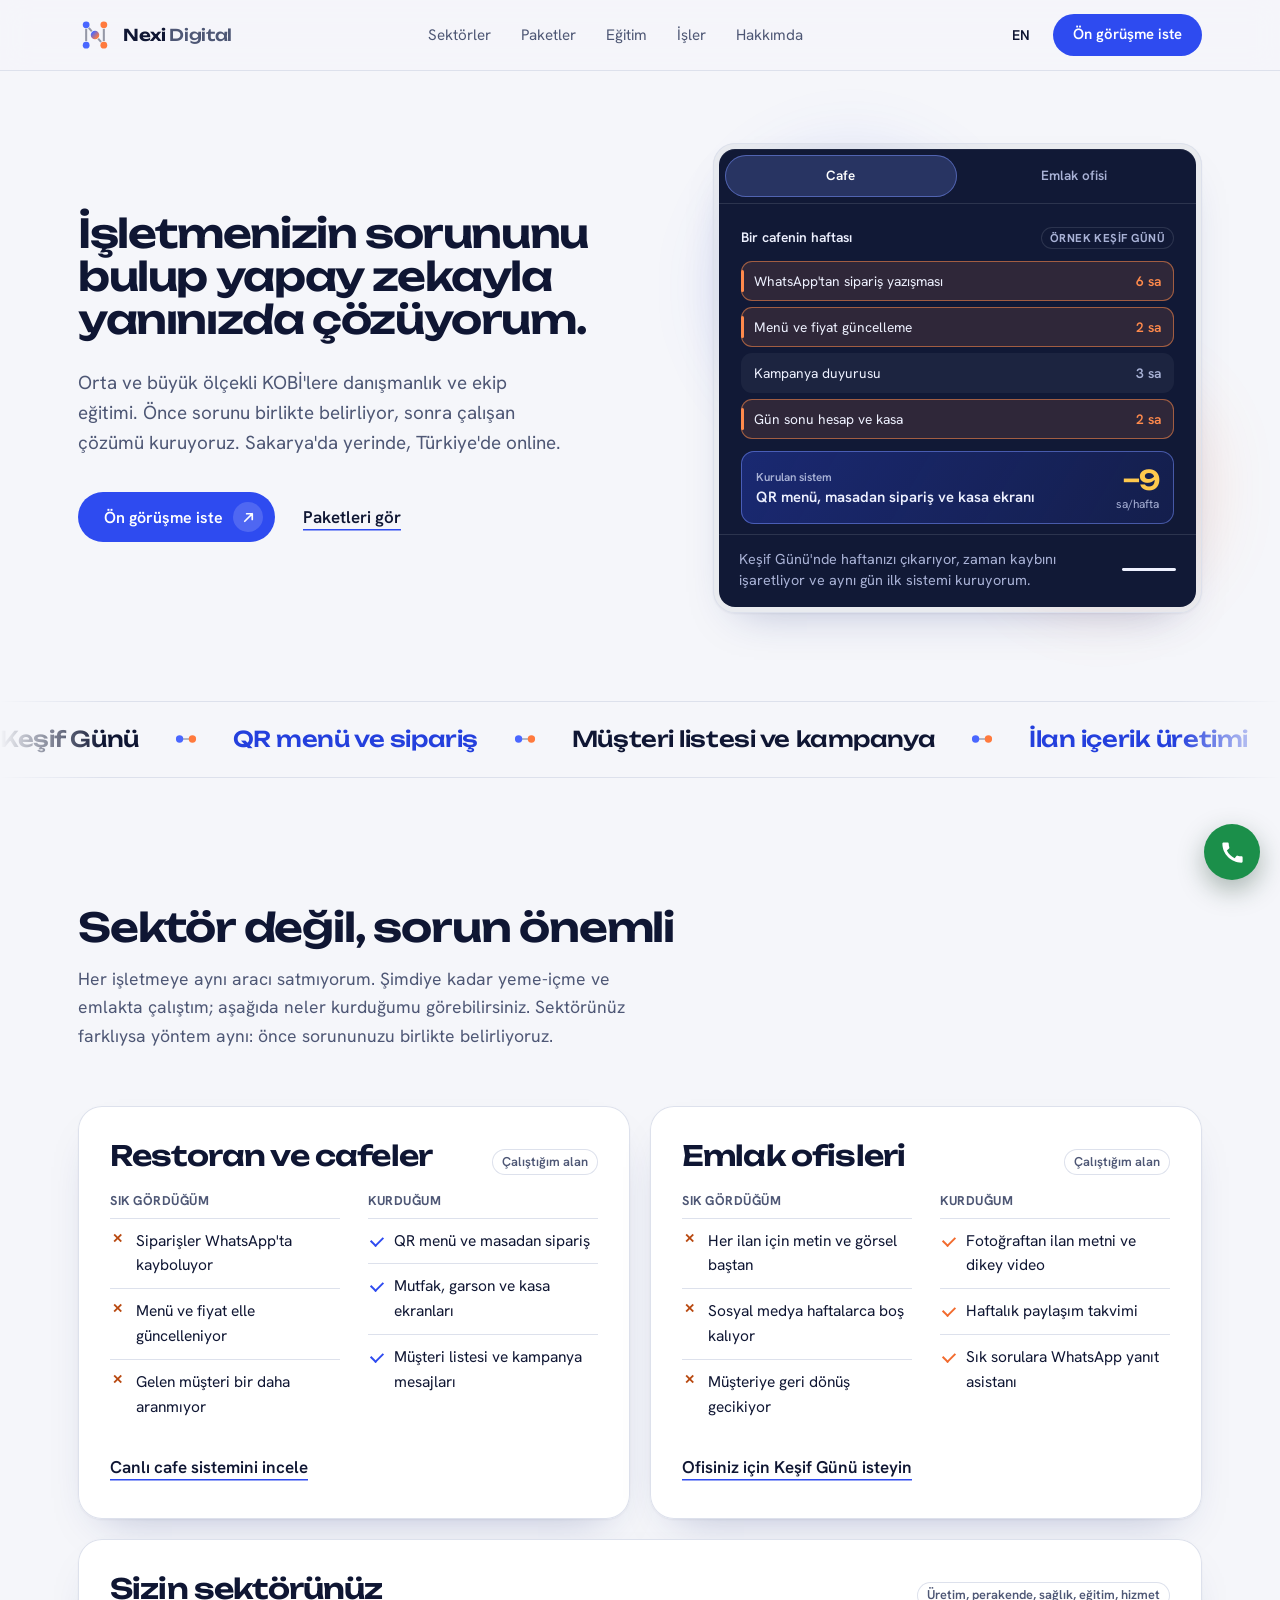
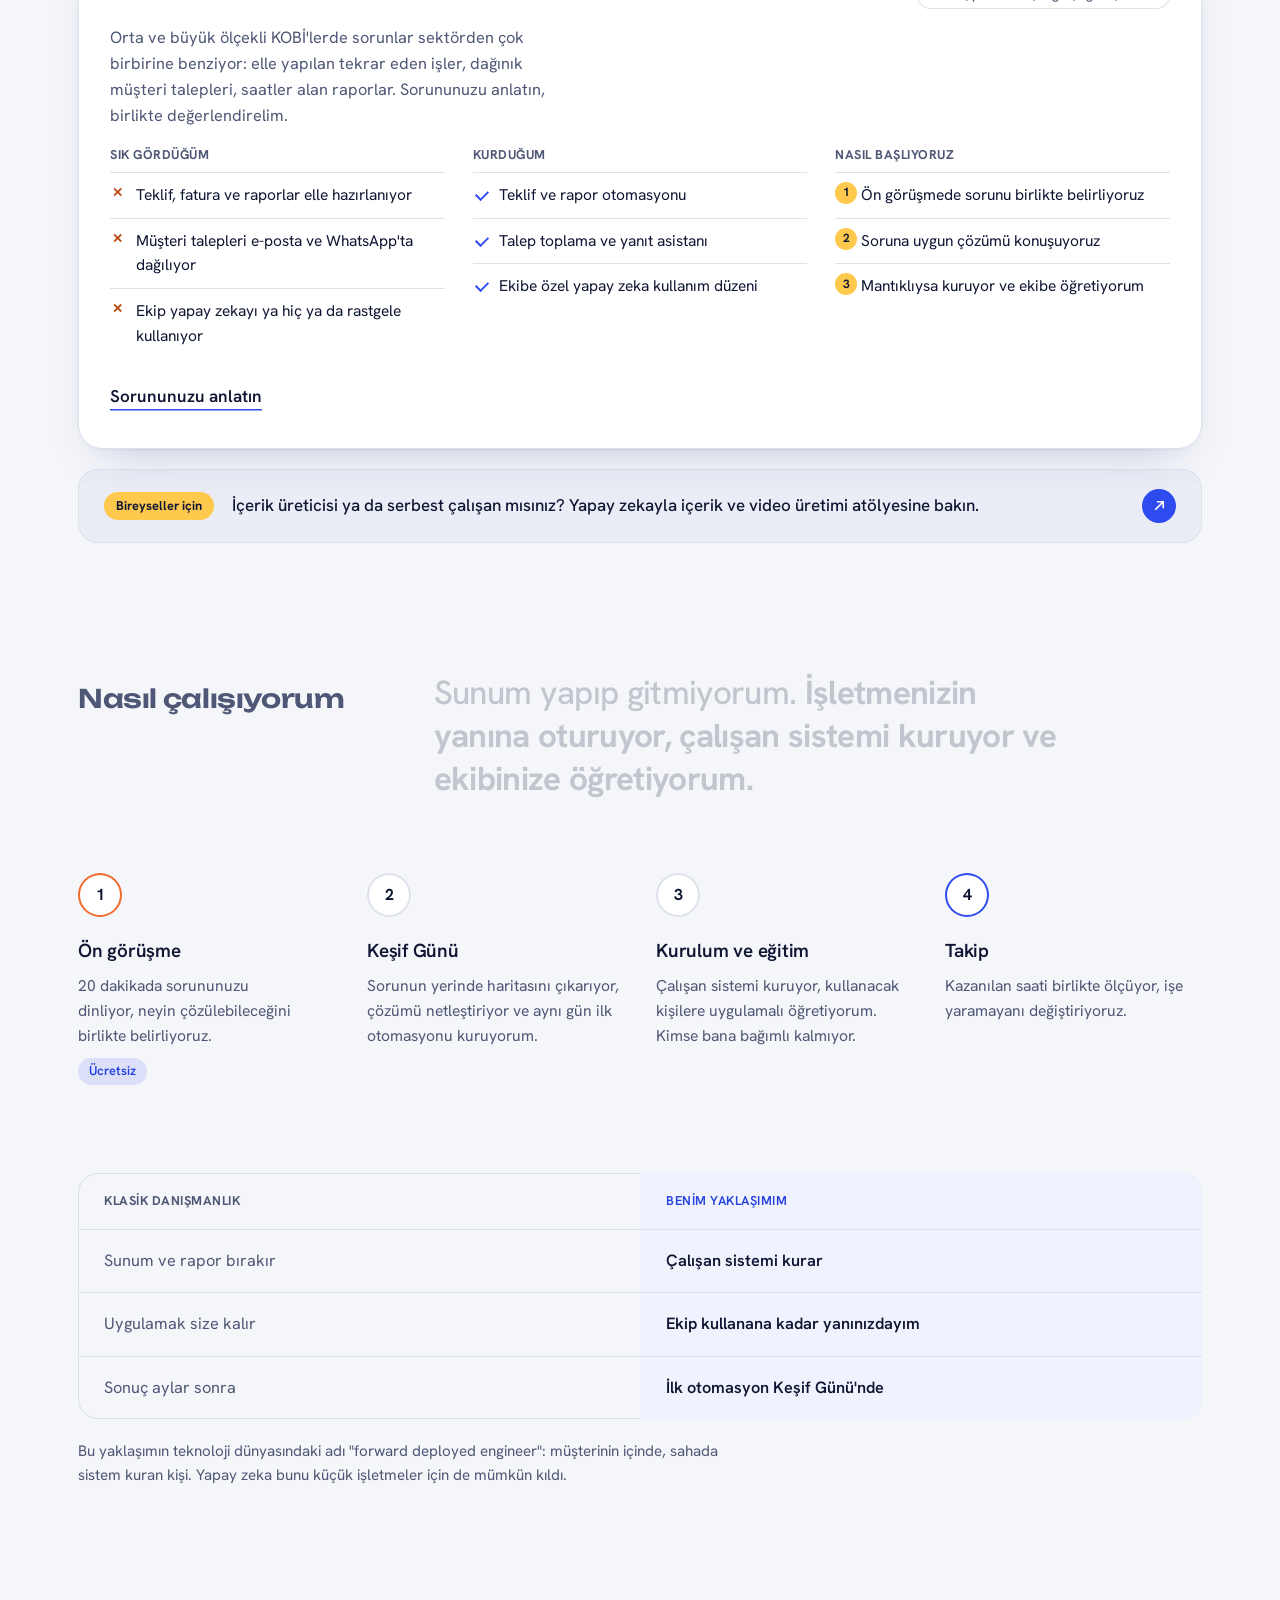
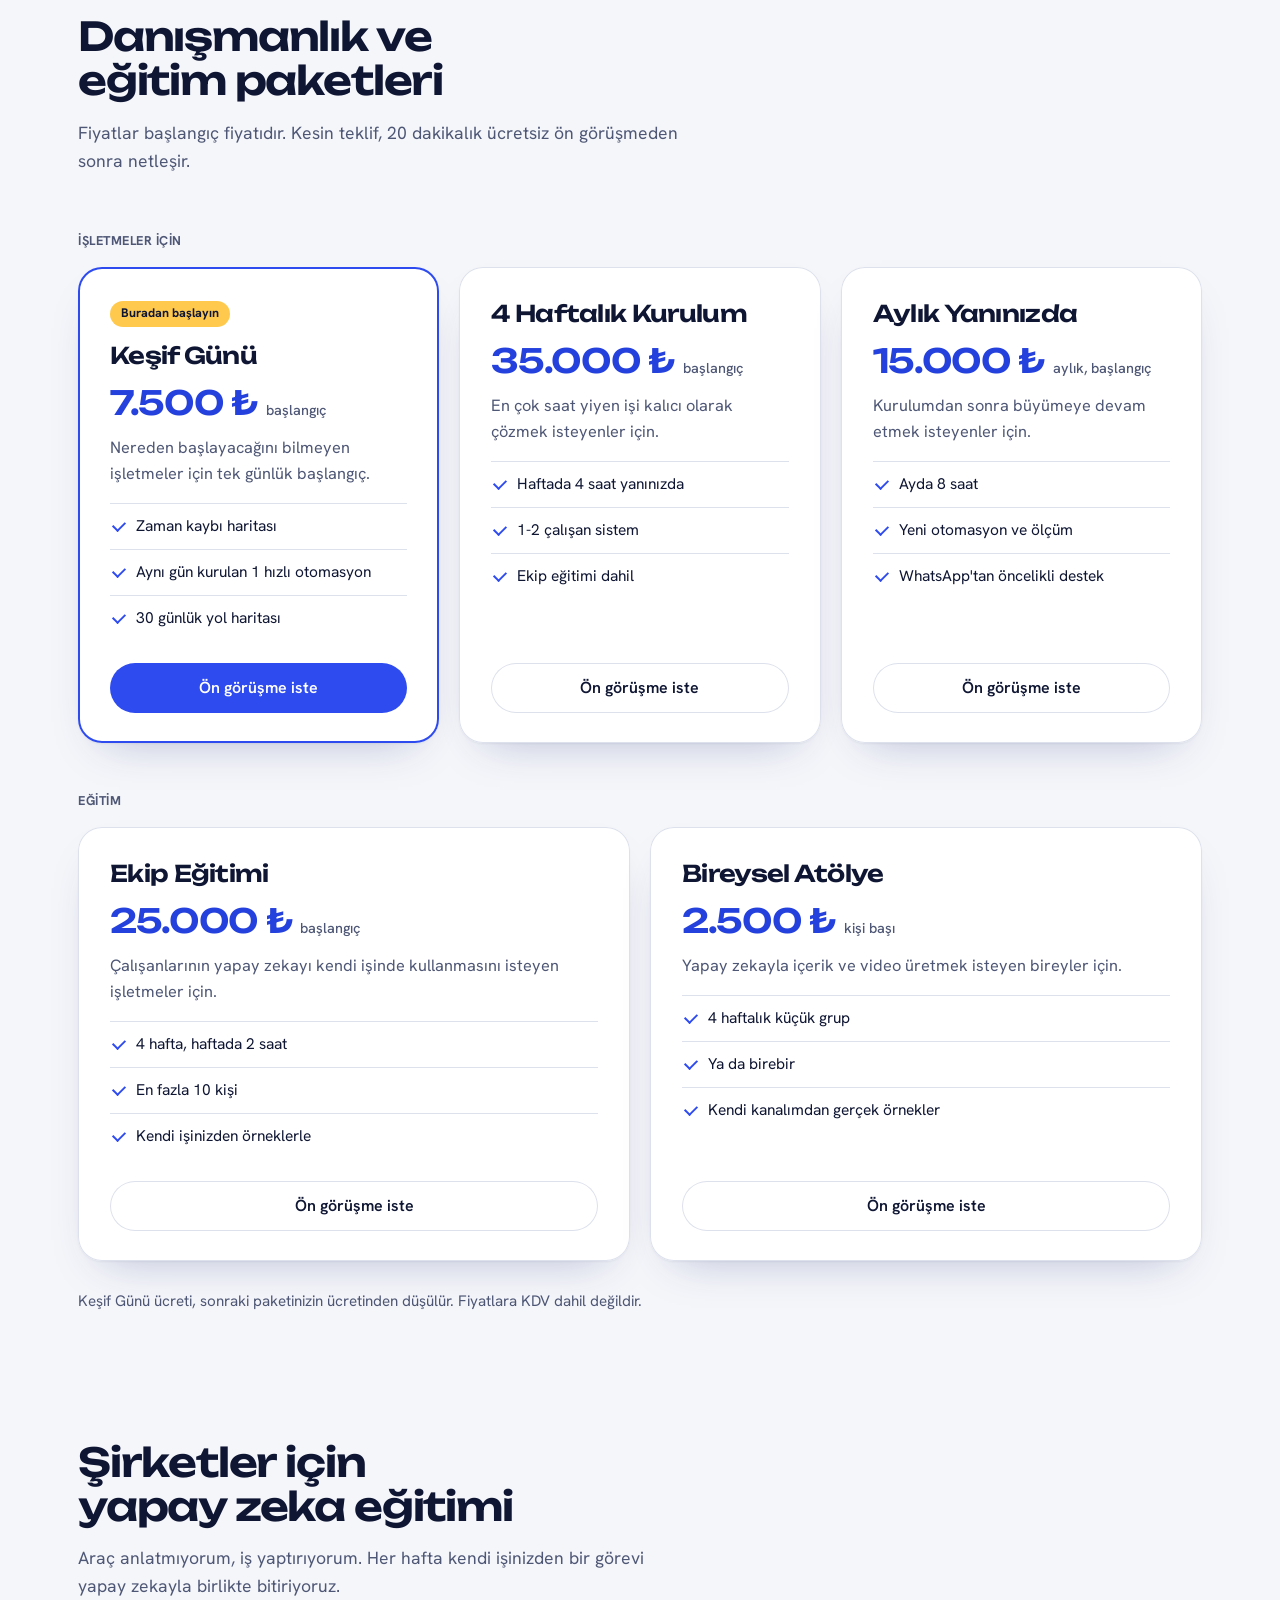
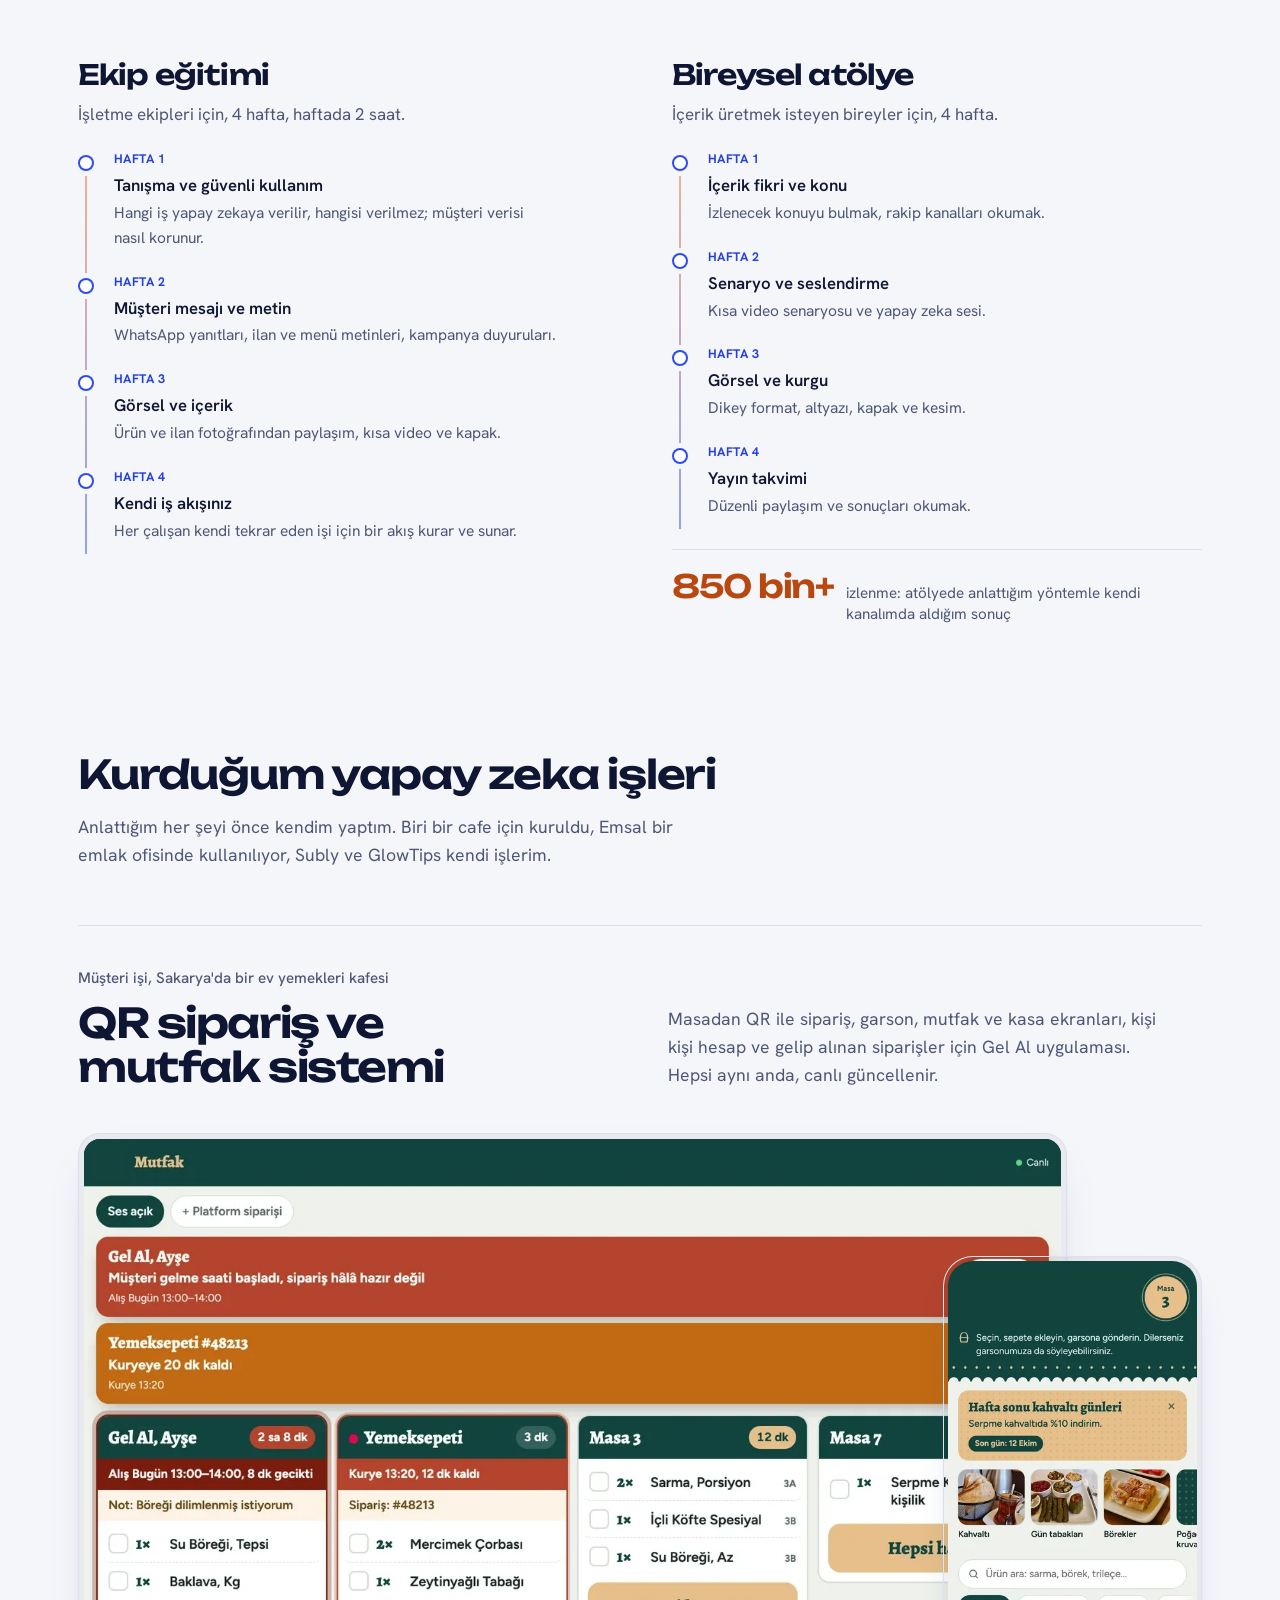
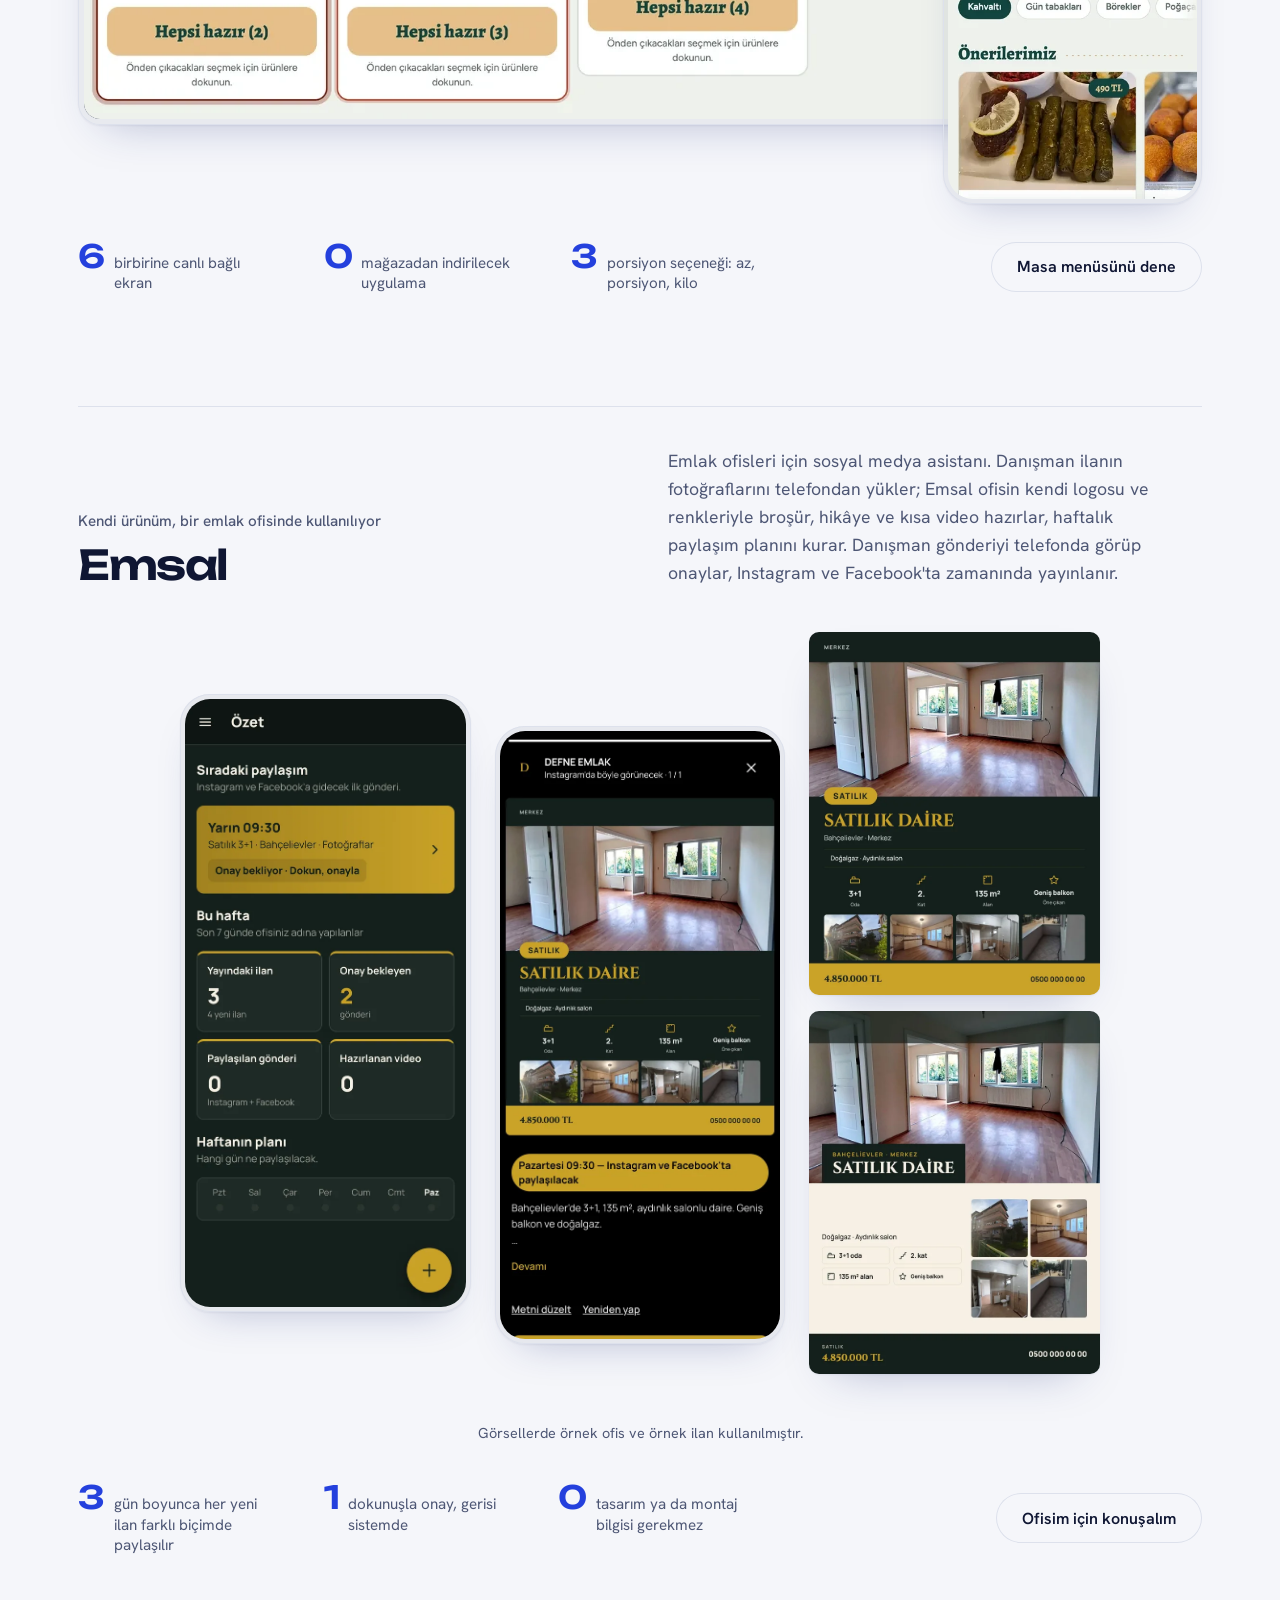
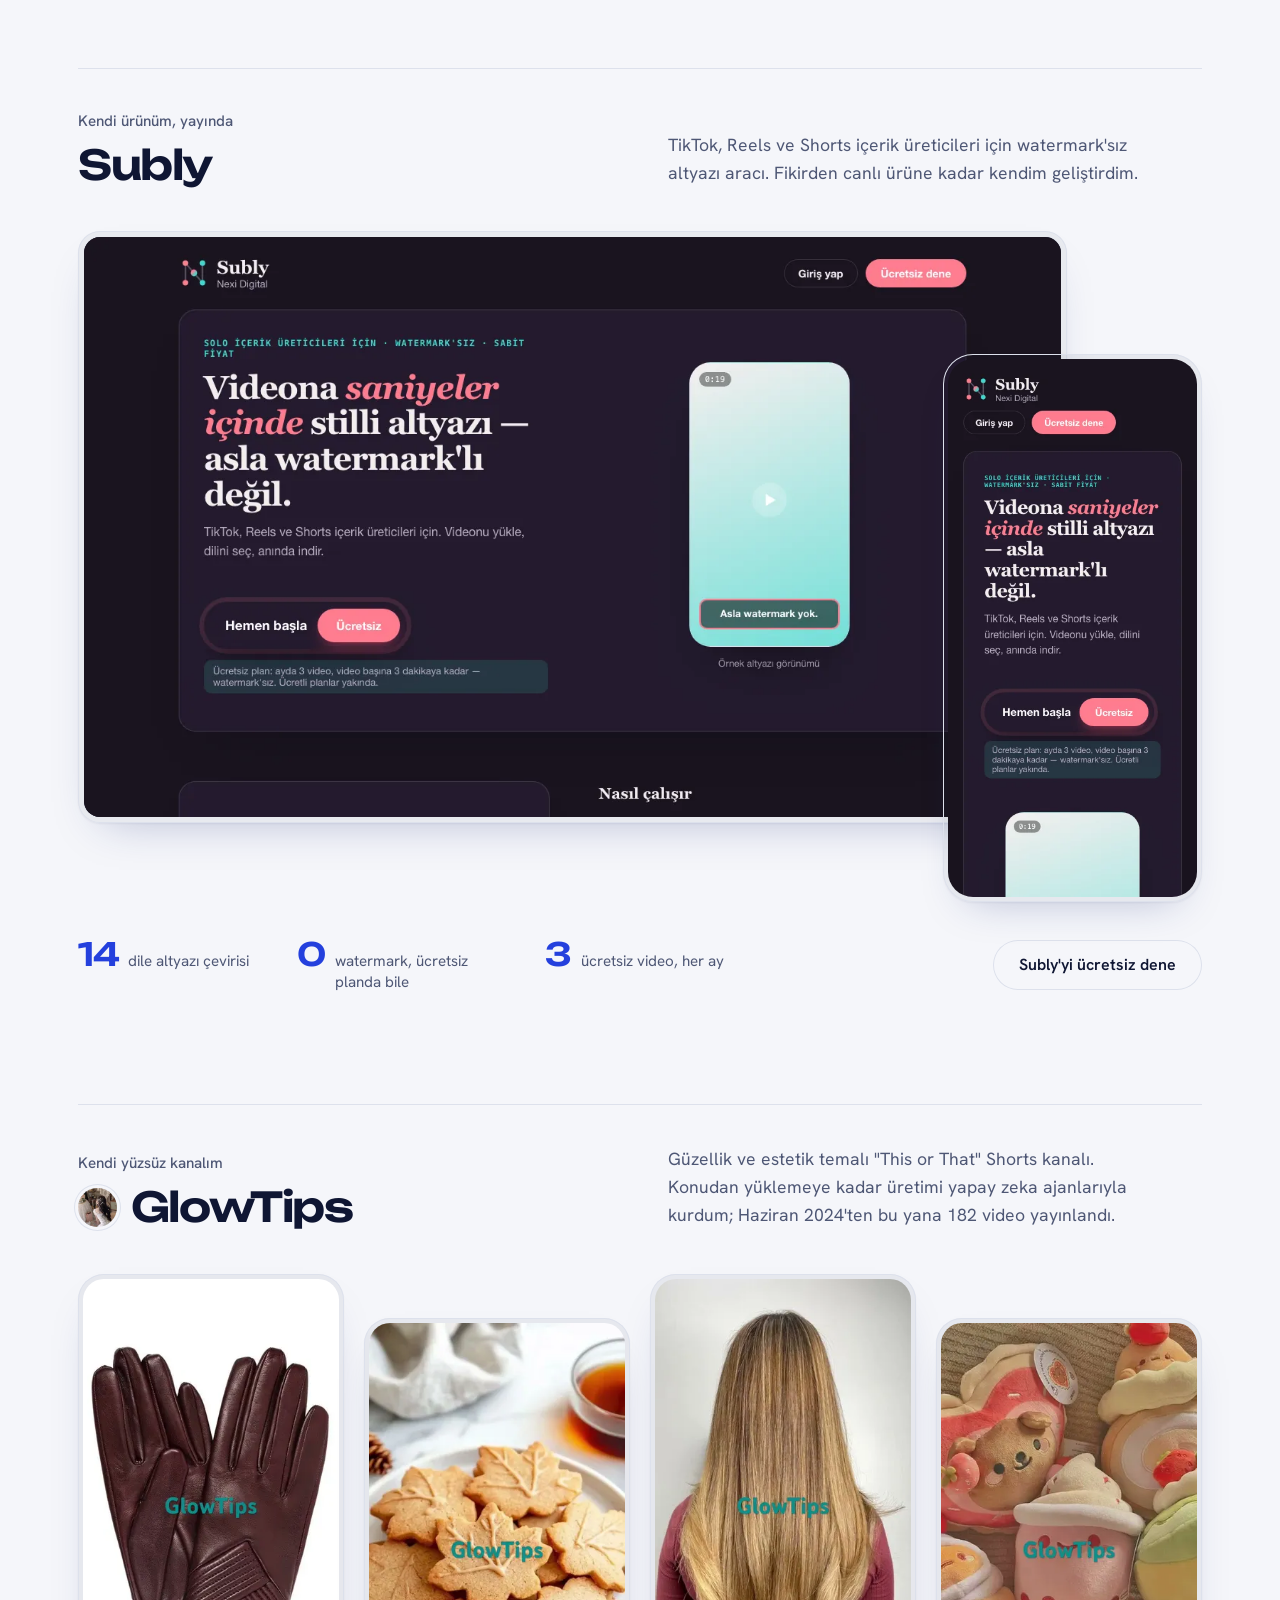
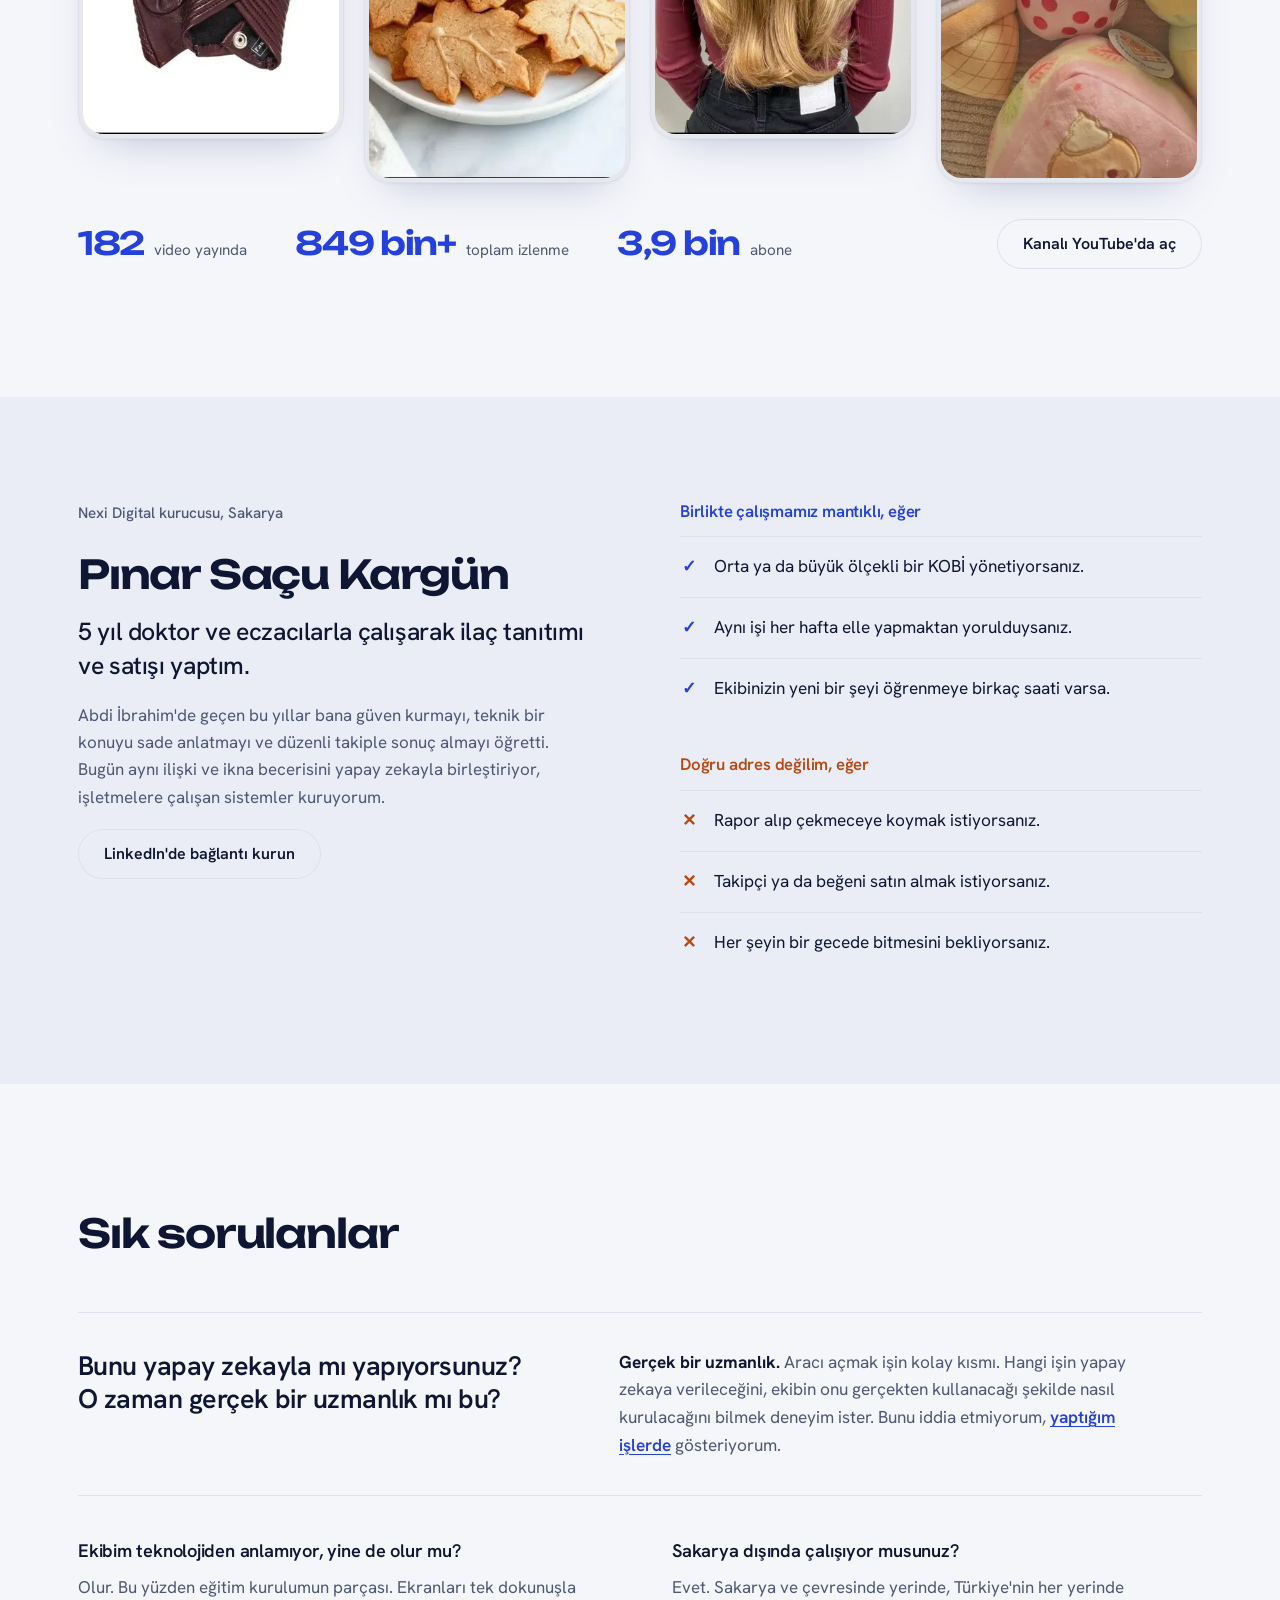
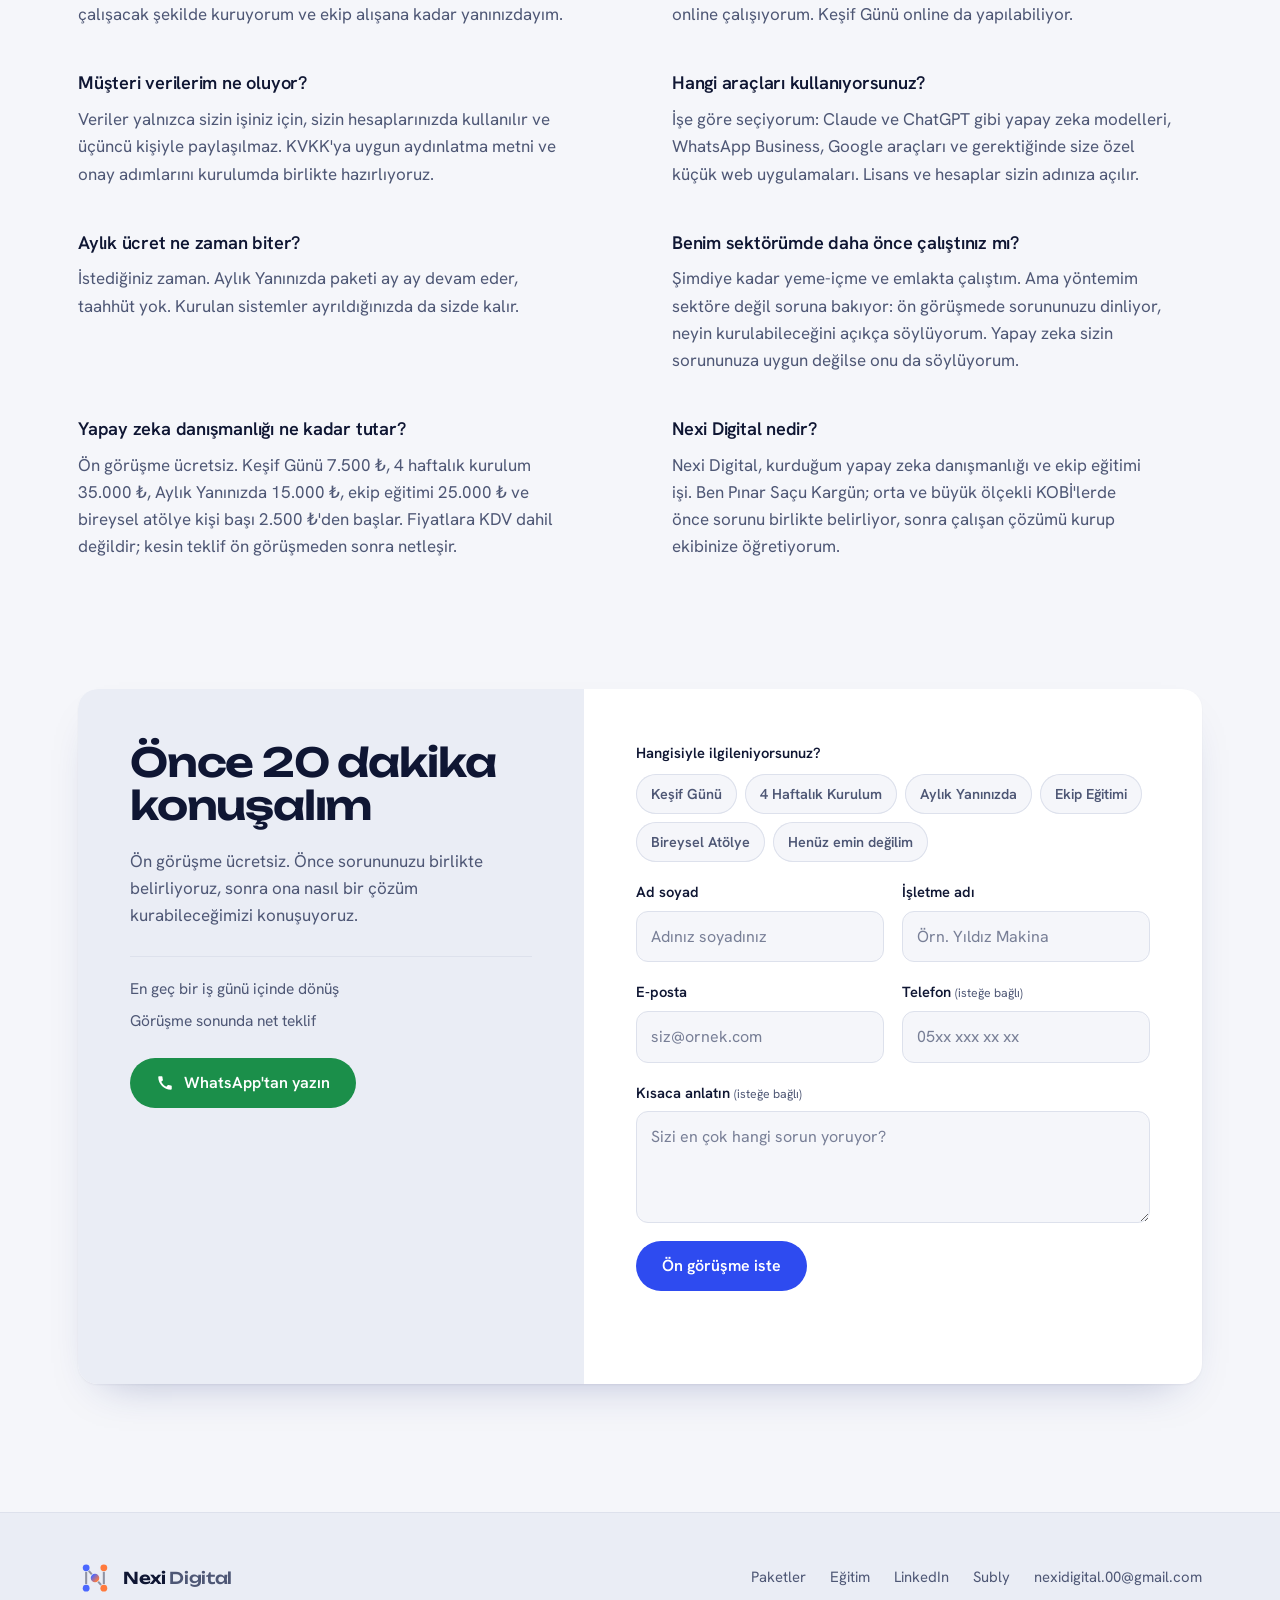
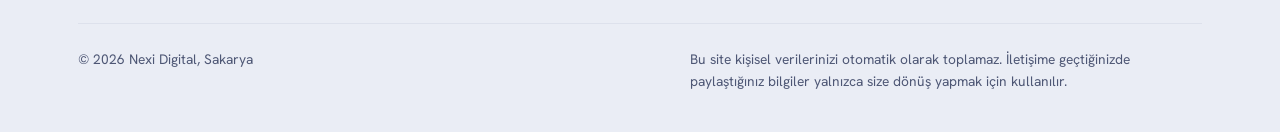
<file: index.html>
<!doctype html>
<html lang="tr">
<head>
<meta charset="utf-8">
<meta name="viewport" content="width=device-width, initial-scale=1">
<title>KOBİ'ler için Yapay Zeka Danışmanlığı ve Ekip Eğitimi | Nexi Digital</title>
<meta name="description" content="KOBİ'ler için yapay zeka danışmanlığı, otomasyon ve ekip eğitimi. Önce sorununuzu birlikte belirliyor, sonra çözümü kurup ekibinize öğretiyorum. Ön görüşme ücretsiz.">
<meta name="theme-color" content="#F5F6FA" media="(prefers-color-scheme: light)">
<meta name="theme-color" content="#0B1024" media="(prefers-color-scheme: dark)">
<meta property="og:type" content="website">
<meta property="og:site_name" content="Nexi Digital">
<meta property="og:title" content="Nexi Digital: Sorununuzu bulup yapay zekayla yanınızda çözüyorum">
<meta property="og:description" content="KOBİ'ler için yapay zeka danışmanlığı, otomasyon ve ekip eğitimi. Önce sorununuzu birlikte belirliyor, sonra çözümü kurup ekibinize öğretiyorum. Ön görüşme ücretsiz.">
<meta property="og:url" content="https://nexidigitalai.com/">
<meta property="og:image" content="https://nexidigitalai.com/img/og-tr.png">
<meta property="og:image:width" content="1200">
<meta property="og:image:height" content="630">
<meta property="og:locale" content="tr_TR">
<meta property="og:locale:alternate" content="en_US">
<meta name="twitter:card" content="summary_large_image">
<link rel="canonical" href="https://nexidigitalai.com/">
<link rel="alternate" hreflang="tr" href="https://nexidigitalai.com/">
<link rel="alternate" hreflang="en" href="https://nexidigitalai.com/en.html">
<link rel="alternate" hreflang="x-default" href="https://nexidigitalai.com/">
<script type="application/ld+json">
{
 "@context": "https://schema.org",
 "@graph": [
  {
   "@type": "ProfessionalService",
   "@id": "https://nexidigitalai.com/#org",
   "name": "Nexi Digital",
   "url": "https://nexidigitalai.com/",
   "image": "https://nexidigitalai.com/img/og-tr.png",
   "description": "KOBİ'ler için yapay zeka danışmanlığı ve ekip eğitimi. Önce sorunu birlikte belirler, sonra çalışan çözümü kurar ve ekibe öğretir.",
   "email": "nexidigital.00@gmail.com",
   "telephone": "+905358758848",
   "address": {
    "@type": "PostalAddress",
    "addressLocality": "Sakarya",
    "addressCountry": "TR"
   },
   "areaServed": {
    "@type": "Country",
    "name": "Türkiye"
   },
   "knowsLanguage": [
    "tr",
    "en"
   ],
   "founder": {
    "@id": "https://nexidigitalai.com/#founder"
   },
   "makesOffer": [
    {
     "@type": "Offer",
     "priceCurrency": "TRY",
     "priceSpecification": {
      "@type": "PriceSpecification",
      "minPrice": 7500,
      "priceCurrency": "TRY",
      "valueAddedTaxIncluded": false
     },
     "itemOffered": {
      "@type": "Service",
      "name": "Keşif Günü",
      "description": "Sorunun yerinde haritası ve aynı gün ilk otomasyon."
     }
    },
    {
     "@type": "Offer",
     "priceCurrency": "TRY",
     "priceSpecification": {
      "@type": "PriceSpecification",
      "minPrice": 35000,
      "priceCurrency": "TRY",
      "valueAddedTaxIncluded": false
     },
     "itemOffered": {
      "@type": "Service",
      "name": "4 Haftalık Kurulum",
      "description": "Çalışan sistemin kurulumu ve ekibe öğretilmesi."
     }
    },
    {
     "@type": "Offer",
     "priceCurrency": "TRY",
     "priceSpecification": {
      "@type": "PriceSpecification",
      "minPrice": 15000,
      "priceCurrency": "TRY",
      "valueAddedTaxIncluded": false
     },
     "itemOffered": {
      "@type": "Service",
      "name": "Aylık Yanınızda",
      "description": "Aylık destek, taahhütsüz."
     }
    },
    {
     "@type": "Offer",
     "priceCurrency": "TRY",
     "priceSpecification": {
      "@type": "PriceSpecification",
      "minPrice": 25000,
      "priceCurrency": "TRY",
      "valueAddedTaxIncluded": false
     },
     "itemOffered": {
      "@type": "Service",
      "name": "Ekip Eğitimi",
      "description": "Şirket ekibine uygulamalı yapay zeka eğitimi."
     }
    },
    {
     "@type": "Offer",
     "priceCurrency": "TRY",
     "priceSpecification": {
      "@type": "PriceSpecification",
      "minPrice": 2500,
      "priceCurrency": "TRY",
      "valueAddedTaxIncluded": false
     },
     "itemOffered": {
      "@type": "Service",
      "name": "Bireysel Atölye",
      "description": "Kişi başı yapay zeka atölyesi."
     }
    }
   ]
  },
  {
   "@type": "Person",
   "@id": "https://nexidigitalai.com/#founder",
   "name": "Pınar Saçu Kargün",
   "jobTitle": "Kurucu, yapay zeka danışmanı ve eğitmeni",
   "worksFor": {
    "@id": "https://nexidigitalai.com/#org"
   },
   "sameAs": [
    "https://www.linkedin.com/in/pinarsacukargun/"
   ]
  },
  {
   "@type": "WebSite",
   "@id": "https://nexidigitalai.com/#website",
   "url": "https://nexidigitalai.com/",
   "name": "Nexi Digital",
   "inLanguage": "tr",
   "publisher": {
    "@id": "https://nexidigitalai.com/#org"
   }
  }
 ]
}
</script>
<link rel="icon" href="data:image/svg+xml,%3Csvg xmlns='http://www.w3.org/2000/svg' viewBox='0 0 100 100'%3E%3Crect width='100' height='100' rx='24' fill='%230B1024'/%3E%3Cdefs%3E%3ClinearGradient id='g' x1='0' y1='0' x2='1' y2='1'%3E%3Cstop offset='.2' stop-color='%234A67FF'/%3E%3Cstop offset='.8' stop-color='%23FF7A3D'/%3E%3C/linearGradient%3E%3C/defs%3E%3Cpath d='M28 24v52M28 24l44 52M72 24v52' stroke='%23fff' stroke-opacity='.42' stroke-width='7' stroke-linecap='round' fill='none'/%3E%3Ccircle cx='28' cy='24' r='10' fill='%234A67FF'/%3E%3Ccircle cx='28' cy='76' r='10' fill='%234A67FF'/%3E%3Ccircle cx='72' cy='24' r='10' fill='%23FF7A3D'/%3E%3Ccircle cx='72' cy='76' r='10' fill='%23FF7A3D'/%3E%3Ccircle cx='50' cy='50' r='12' fill='url(%23g)'/%3E%3C/svg%3E">
<link rel="preconnect" href="https://fonts.googleapis.com">
<link rel="preconnect" href="https://fonts.gstatic.com" crossorigin>
<link href="https://fonts.googleapis.com/css2?family=Hanken+Grotesk:wght@400..700&family=Unbounded:wght@500..700&display=swap" rel="stylesheet">
<style>
  /* ---------- Tokens ----------
     Theme: follows the system (light or dark) for the whole page; no section flips theme.
     The only always-dark surfaces are "screens": the hero network panel and the Subly screenshots.
     Shape system: interactive controls are pills; containers 20px (screens 22px outer, 16px inner); inputs 12px. */
  :root {
    --bg: #F5F6FA;
    --bg-2: #EAEDF5;
    --surface: #FFFFFF;
    --ink: #0F1633;
    --ink-soft: #4E5775;
    --line: #DDE1EC;
    --blue: #2E4BF0;
    --blue-hover: #2239CC;
    --blue-text: #2440DD;
    --tang: #F26B2E;
    --tang-hover: #D9571D;
    --tang-text: #B8480F;
    --logo-line: #0F1633;
    --shadow: 0 1px 2px rgba(15, 22, 51, 0.05), 0 20px 44px -26px rgba(30, 45, 120, 0.35);
    /* screen (always dark) */
    --scr: #0A0F24;
    --scr-2: #111936;
    --scr-line: rgba(236, 240, 255, 0.12);
    --scr-text: #EEF1FF;
    --scr-soft: #A9B2D6;
    --tang-glow: #FF8A4C;
    --blue-glow: #7B93FF;
    --sun: #FFC94D;
    --ease: cubic-bezier(.32, .72, 0, 1);
    --spring: cubic-bezier(.34, 1.56, .64, 1);
    --font: "Hanken Grotesk", -apple-system, "Segoe UI", sans-serif;
    --display: "Unbounded", "Hanken Grotesk", sans-serif;
    color-scheme: light;
  }
  @media (prefers-color-scheme: dark) {
    :root:not([data-theme="light"]) {
      --bg: #0B1024; --bg-2: #0F1530; --surface: #151C3A; --ink: #EEF1FF; --ink-soft: #A9B2D6; --line: rgba(238, 241, 255, 0.11);
      --blue-text: #93A8FF; --tang-text: #FF9A63; --logo-line: #EEF1FF;
      --shadow: 0 1px 2px rgba(0, 0, 0, 0.3), 0 20px 44px -22px rgba(0, 0, 0, 0.8);
      --scr: #070B1C; --scr-2: #0F1632;
      color-scheme: dark;
    }
  }
  :root[data-theme="dark"] {
    --bg: #0B1024; --bg-2: #0F1530; --surface: #151C3A; --ink: #EEF1FF; --ink-soft: #A9B2D6; --line: rgba(238, 241, 255, 0.11);
    --blue-text: #93A8FF; --tang-text: #FF9A63; --logo-line: #EEF1FF;
    --shadow: 0 1px 2px rgba(0, 0, 0, 0.3), 0 20px 44px -22px rgba(0, 0, 0, 0.8);
    --scr: #070B1C; --scr-2: #0F1632;
    color-scheme: dark;
  }

  /* ---------- Base ---------- */
  * { box-sizing: border-box; }
  html { scroll-behavior: smooth; scroll-padding-top: 84px; overflow-x: clip; }
  body {
    margin: 0; overflow-x: clip; background: var(--bg); color: var(--ink);
    font-family: var(--font); font-size: 1.0625rem; line-height: 1.6; -webkit-font-smoothing: antialiased;
  }
  a { color: inherit; }
  img, svg { display: block; }
  h1, h2, h3 { margin: 0; font-weight: 700; letter-spacing: -0.024em; text-wrap: balance; }
  h1, h2 { font-family: var(--display); font-weight: 600; letter-spacing: -0.03em; }
  h2 { font-size: clamp(1.75rem, 3.1vw, 2.5rem); line-height: 1.1; }
  h3 { font-size: 1.18rem; line-height: 1.3; font-weight: 600; letter-spacing: -0.012em; }
  p { margin: 0; text-wrap: pretty; }
  :focus-visible { outline: 2px solid var(--blue); outline-offset: 3px; border-radius: 8px; }
  .skip { position: absolute; left: 16px; top: -64px; z-index: 60; background: var(--ink); color: var(--bg); padding: 10px 16px; border-radius: 999px; }
  .skip:focus { top: 12px; }
  .sr { position: absolute; width: 1px; height: 1px; overflow: hidden; clip: rect(0 0 0 0); white-space: nowrap; }
  .wrap { max-width: 1180px; margin: 0 auto; padding-inline: 28px; }
  .lede { color: var(--ink-soft); max-width: 60ch; font-size: 1.1rem; }
  .sectionHead { display: grid; gap: 16px; max-width: 680px; margin-bottom: 56px; }
  .block { padding-top: 128px; }

  /* ---------- Logo ---------- */
  .logo { display: inline-flex; align-items: center; gap: 11px; text-decoration: none; color: var(--ink); }
  .logo svg { width: 34px; height: 34px; flex: none; overflow: visible; }
  .logo .word { font-family: var(--display); font-weight: 600; font-size: 1.02rem; letter-spacing: -0.02em; line-height: 1; }
  .logo .word span { font-weight: 500; color: var(--ink-soft); }
  .logo:hover .mk-c, .logo:hover .mk-t { animation: nodePop 0.6s var(--spring); }
  .logo:hover .mk-t { animation-delay: 0.08s; }
  .mk-c, .mk-t { transform-box: fill-box; transform-origin: center; }
  .mk-line { stroke: var(--logo-line); stroke-opacity: 0.42; stroke-width: 6; stroke-linecap: round; fill: none; }
  .mk-node { stroke: var(--logo-bg, var(--bg)); stroke-width: 4; paint-order: stroke; }
  .mk-c { fill: #4A67FF; }
  .mk-t { fill: #FF7A3D; }

  /* ---------- Buttons & links ---------- */
  .btn {
    display: inline-flex; align-items: center; justify-content: center; gap: 10px;
    min-height: 50px; padding: 0 26px; border-radius: 999px; border: 0; cursor: pointer;
    font: inherit; font-size: 1rem; font-weight: 600; text-decoration: none; white-space: nowrap;
    transition: background-color 0.28s var(--ease), box-shadow 0.28s var(--ease), transform 0.28s var(--ease), color 0.28s var(--ease);
  }
  .btn:active { transform: scale(0.98); }
  .btnPrimary { background: var(--blue); color: #fff; }
  .btnPrimary:hover { background: var(--blue-hover); box-shadow: 0 12px 28px -12px rgba(46, 75, 240, 0.7); }
  .btn .arr { width: 30px; height: 30px; margin-right: -14px; border-radius: 50%; display: grid; place-items: center; background: rgba(255, 255, 255, 0.16); transition: transform 0.4s var(--spring), background-color 0.3s var(--ease); }
  .btn .arr svg { width: 15px; height: 15px; }
  .btn:hover .arr { transform: translate(3px, -1px) scale(1.06); background: var(--tang); }
  .btnQuiet { background: transparent; color: var(--ink); box-shadow: inset 0 0 0 1px var(--line); }
  .btnQuiet:hover { box-shadow: inset 0 0 0 1px var(--ink-soft); }
  .btnWa { background: #1B8F4A; color: #fff; }
  .btnWa:hover { background: #167A3E; }
  .btnWa svg { width: 18px; height: 18px; fill: currentColor; }
  .textLink {
    display: inline-flex; align-items: center; gap: 8px; min-height: 44px; font-weight: 600; text-decoration: none; color: var(--ink);
    background-image: linear-gradient(var(--blue), var(--blue)); background-size: 100% 1.5px; background-repeat: no-repeat; background-position: 0 calc(50% + 0.75em);
    transition: background-size 0.3s var(--ease), color 0.3s var(--ease);
  }
  .textLink:hover { color: var(--blue-text); background-size: 40% 1.5px; }
  .inlineLink { color: var(--blue-text); font-weight: 600; text-decoration: underline; text-underline-offset: 3px; text-decoration-thickness: 1px; }

  /* ---------- Header ---------- */
  .siteHead { position: sticky; top: 0; z-index: 40; background: color-mix(in srgb, var(--bg) 90%, transparent); backdrop-filter: saturate(150%) blur(14px); -webkit-backdrop-filter: saturate(150%) blur(14px); border-bottom: 1px solid var(--line); --logo-bg: var(--bg); }
  .nav { display: flex; align-items: center; justify-content: space-between; gap: 24px; height: 70px; }
  .navLinks { display: flex; align-items: center; gap: 30px; font-size: 0.95rem; }
  .navLinks a { text-decoration: none; color: var(--ink-soft); transition: color 0.2s var(--ease); }
  .navLinks a:hover { color: var(--ink); }
  .navEnd { display: flex; align-items: center; gap: 10px; }
  .lang { font-size: 0.88rem; font-weight: 600; text-decoration: none; color: var(--ink); min-width: 44px; min-height: 44px; display: grid; place-items: center; border-radius: 999px; }
  .lang:hover { background: var(--bg-2); }
  .navCta { min-height: 42px; padding: 0 20px; font-size: 0.93rem; }
  .navToggle { display: none; width: 44px; height: 44px; border: 0; background: none; color: var(--ink); cursor: pointer; align-items: center; justify-content: center; border-radius: 999px; }
  .navToggle svg { width: 22px; height: 22px; }

  /* ---------- Hero: headline left, the live customer network right ---------- */
  .hero { position: relative; padding-top: 72px; }
  .heroGrid { display: grid; grid-template-columns: minmax(0, 1.2fr) minmax(0, 1fr); gap: 48px; align-items: center; }
  .hero h1 { font-size: clamp(2rem, 3.1vw, 2.75rem); line-height: 1.08; letter-spacing: -0.035em; }
  .hero h1 .w { display: inline-block; }
  .heroLede { color: var(--ink-soft); font-size: 1.18rem; max-width: 44ch; margin-top: 26px; }
  .heroLede strong { color: var(--ink); font-weight: 600; }
  .ctaRow { display: flex; flex-wrap: wrap; gap: 18px 28px; align-items: center; margin-top: 34px; }
  .heroViz { position: relative; }
  .heroViz::before {
    content: ""; position: absolute; inset: -12% -8% -10% -6%; z-index: -1; pointer-events: none;
    background: radial-gradient(45% 45% at 30% 35%, color-mix(in srgb, var(--blue) 22%, transparent), transparent 70%),
                radial-gradient(40% 40% at 75% 70%, color-mix(in srgb, var(--tang) 20%, transparent), transparent 70%);
    filter: blur(20px);
  }
  .live { display: inline-flex; align-items: center; gap: 8px; color: var(--scr-soft); }
  .live::before { content: ""; width: 8px; height: 8px; border-radius: 50%; background: #3BD671; box-shadow: 0 0 0 0 rgba(59, 214, 113, 0.6); animation: ping 1.8s var(--ease) infinite; }

  /* ---------- Ticker ---------- */
  .ticker { margin-top: 88px; border-block: 1px solid var(--line); overflow: hidden; padding: 20px 0; -webkit-mask-image: linear-gradient(90deg, transparent, #000 8%, #000 92%, transparent); mask-image: linear-gradient(90deg, transparent, #000 8%, #000 92%, transparent); }
  .tickTrack { display: flex; width: max-content; animation: tick 38s linear infinite; }
  .ticker:hover .tickTrack { animation-play-state: paused; }
  .tickSet { display: flex; align-items: center; gap: 36px; padding-right: 36px; font-family: var(--display); font-weight: 500; font-size: clamp(1.05rem, 1.7vw, 1.4rem); letter-spacing: -0.02em; white-space: nowrap; }
  .tickSet span:nth-child(4n+3) { color: var(--blue-text); }
  .tickSet span:nth-child(4n+1) { color: var(--ink); }
  .tickSet svg { width: 22px; height: 22px; flex: none; overflow: visible; }

  /* Screen frame (double bezel) */
  .bezel { padding: 6px; border-radius: 22px; background: color-mix(in srgb, var(--ink) 5%, transparent); box-shadow: inset 0 0 0 1px var(--line), var(--shadow); }
  .bezel > .core { border-radius: 16px; overflow: hidden; background: var(--scr-2); box-shadow: inset 0 1px 0 rgba(255, 255, 255, 0.06); }

  /* ---------- Work ---------- */
  .workTitle { margin-bottom: 44px; }
  .work { border-top: 1px solid var(--line); padding-top: 40px; }
  .work + .work { margin-top: 112px; }
  .workKind { color: var(--ink-soft); font-size: 0.95rem; font-weight: 500; margin-bottom: 10px; }
  .work h3 { font-family: var(--display); font-size: clamp(1.8rem, 3.2vw, 2.7rem); line-height: 1.08; letter-spacing: -0.035em; font-weight: 600; }
  .workText { color: var(--ink-soft); font-size: 1.1rem; max-width: 50ch; }
  .workHead { display: grid; grid-template-columns: minmax(0, 1fr) minmax(0, 1fr); gap: 24px 56px; align-items: end; margin-bottom: 44px; }
  .shots { position: relative; padding: 0 12% 7% 0; }
  .shots img { width: 100%; height: auto; }
  .shotPhone { position: absolute; right: 0; bottom: 0; width: 23%; transform-origin: 100% 100%; padding: 5px; border-radius: 30px; background: color-mix(in srgb, var(--ink) 6%, transparent); box-shadow: inset 0 0 0 1px var(--line), var(--shadow); }
  .shotPhone img { border-radius: 25px; background: var(--scr-2); }
  .emsalShots { display: grid; grid-template-columns: repeat(3, minmax(0, 1fr)); gap: 24px; align-items: center; max-width: 920px; margin: 0 auto; }
  .emsalPhone { padding: 5px; border-radius: 30px; background: color-mix(in srgb, var(--ink) 6%, transparent); box-shadow: inset 0 0 0 1px var(--line), var(--shadow); }
  .emsalPhone:nth-child(2) { transform: translateY(32px); }
  .emsalPhone img { display: block; width: 100%; height: auto; border-radius: 25px; background: var(--scr-2); }
  .emsalPosts { display: grid; gap: 16px; }
  .emsalPosts img { display: block; width: 100%; height: auto; border-radius: 10px; box-shadow: inset 0 0 0 1px var(--line), var(--shadow); background: var(--scr-2); }
  .emsalNote { color: var(--ink-soft); font-size: 0.9rem; text-align: center; margin-top: 48px; }
  .workFoot { display: flex; flex-wrap: wrap; justify-content: space-between; align-items: center; gap: 24px; margin-top: 36px; }
  .facts { list-style: none; margin: 0; padding: 0; display: flex; flex-wrap: wrap; gap: 20px 48px; }
  .facts li { display: flex; align-items: baseline; gap: 10px; }
  .facts b { font-family: var(--display); font-size: 2rem; font-weight: 600; letter-spacing: -0.04em; line-height: 1; color: var(--blue-text); }
  .facts span { color: var(--ink-soft); font-size: 0.95rem; max-width: 18ch; line-height: 1.35; }
  .ytName { display: flex; align-items: center; gap: 14px; }
  .ytName img { width: 0.95em; height: 0.95em; border-radius: 50%; box-shadow: 0 0 0 3px var(--bg), 0 0 0 4px var(--line); }
  .shorts { display: grid; grid-template-columns: repeat(4, minmax(0, 1fr)); gap: 20px; align-items: start; }
  .short { position: relative; display: block; padding: 5px; border-radius: 26px; background: color-mix(in srgb, var(--ink) 6%, transparent); box-shadow: inset 0 0 0 1px var(--line), var(--shadow); transition: transform 0.5s var(--spring), box-shadow 0.5s var(--ease); }
  .short:nth-child(even) { margin-top: 44px; }
  .short img { width: 100%; height: auto; aspect-ratio: 9 / 16; object-fit: cover; border-radius: 21px; background: var(--scr-2); }
  .short::after { content: ""; position: absolute; left: 50%; top: 50%; width: 48px; height: 48px; margin: -24px 0 0 -24px; border-radius: 50%; background: rgba(7, 11, 28, 0.55) url("data:image/svg+xml,%3Csvg xmlns='http://www.w3.org/2000/svg' viewBox='0 0 24 24'%3E%3Cpath d='M9 7l8 5-8 5z' fill='%23fff'/%3E%3C/svg%3E") center / 22px no-repeat; opacity: 0; transform: scale(0.7); transition: opacity 0.3s var(--ease), transform 0.4s var(--spring); }
  .short:hover { transform: translateY(-8px) rotate(-1.5deg); box-shadow: inset 0 0 0 1px var(--line), 0 30px 60px -28px rgba(46, 75, 240, 0.5); }
  .short:hover::after { opacity: 1; transform: none; }

  /* ---------- What I do ---------- */
  .what { display: grid; grid-template-columns: minmax(0, 0.55fr) minmax(0, 1.45fr); gap: 32px 64px; margin-bottom: 72px; align-items: start; }
  .what h2 { font-size: clamp(1.4rem, 2vw, 1.7rem); letter-spacing: -0.015em; color: var(--ink-soft); font-weight: 600; padding-top: 0.55em; }
  .whatBig { font-size: clamp(1.55rem, 2.6vw, 2.15rem); line-height: 1.3; letter-spacing: -0.02em; font-weight: 500; max-width: 34ch; }
  .whatBig strong { font-weight: 700; color: var(--blue-text); }

  /* ---------- Fit ---------- */
  .band { background: var(--bg-2); margin-top: 128px; padding: 104px 0 112px; }
  .fit { display: grid; grid-template-columns: repeat(2, minmax(0, 1fr)); gap: 40px 72px; }
  .fit h3 { font-size: 1.05rem; margin-bottom: 14px; }
  .fitYes { color: var(--blue-text); }
  .fitNo { color: var(--tang-text); }
  .fitList { list-style: none; margin: 0; padding: 0; display: grid; gap: 0; }
  .fitList li { position: relative; padding: 16px 0 16px 34px; border-top: 1px solid var(--line); font-size: 1.08rem; }
  .fitList li::before { position: absolute; left: 2px; top: 16px; font-weight: 700; }
  .fitList.yes li::before { content: "\2713"; color: var(--blue-text); }
  .fitList.no li::before { content: "\2715"; color: var(--tang-text); }

  /* ---------- Process: connected nodes ---------- */
  .steps { list-style: none; margin: 0; padding: 0; display: grid; grid-template-columns: repeat(4, minmax(0, 1fr)); gap: 32px; position: relative; counter-reset: s; }
  .steps::before { content: ""; position: absolute; top: 21px; left: 22px; right: calc(25% - 46px); height: 2px; background: linear-gradient(90deg, var(--tang), var(--blue)); opacity: 0.6; transform-origin: left; }
  .steps li { counter-increment: s; position: relative; display: grid; gap: 10px; align-content: start; }
  .steps li::before {
    content: counter(s); width: 44px; height: 44px; border-radius: 50%; display: grid; place-items: center;
    font-weight: 700; font-size: 1rem; background: var(--surface); color: var(--ink);
    box-shadow: inset 0 0 0 2px var(--line), 0 0 0 6px var(--bg); margin-bottom: 12px;
  }
  .steps li:first-child::before { box-shadow: inset 0 0 0 2px var(--tang), 0 0 0 6px var(--bg); }
  .steps li:last-child::before { box-shadow: inset 0 0 0 2px var(--blue), 0 0 0 6px var(--bg); }
  .steps p { color: var(--ink-soft); font-size: 0.98rem; }
  .stepTag { justify-self: start; font-size: 0.8rem; font-weight: 600; color: var(--blue-text); background: color-mix(in srgb, var(--blue) 13%, transparent); padding: 3px 11px; border-radius: 999px; }

  /* ---------- Scroll progress ---------- */
  .progress { position: absolute; left: 0; right: 0; bottom: -1px; height: 2px; background: linear-gradient(90deg, var(--blue), var(--tang)); transform-origin: left; transform: scaleX(0); }

  /* ---------- Hero stage: one screen, four live services ---------- */
  .stage { position: relative; }
  .stage .core { color: var(--scr-text); display: grid; grid-template-rows: auto 1fr auto; }
  .stageTabs { position: relative; display: grid; grid-template-columns: repeat(2, minmax(0, 1fr)); padding: 6px; gap: 2px; border-bottom: 1px solid var(--scr-line); }
  .stageTabs button {
    position: relative; z-index: 1; min-height: 42px; padding: 0 8px; border: 0; border-radius: 999px; cursor: pointer; background: none;
    font: inherit; font-size: 0.84rem; font-weight: 600; color: var(--scr-soft); white-space: nowrap; overflow: hidden; text-overflow: ellipsis;
    transition: color 0.3s var(--ease);
  }
  .stageTabs button:hover { color: var(--scr-text); }
  .stageTabs button[aria-selected="true"] { color: #fff; }
  .tabInk { position: absolute; top: 6px; bottom: 6px; left: 6px; width: calc((100% - 12px) / 2); border-radius: 999px; background: rgba(123, 147, 255, 0.22); box-shadow: inset 0 0 0 1px rgba(123, 147, 255, 0.5); transition: transform 0.55s var(--spring); }
  .scenes { position: relative; height: 330px; overflow: hidden; }
  .scene { position: absolute; inset: 0; padding: 22px; }
  .scene[hidden] { display: none; }
  .scene.on { animation: sceneIn 0.6s var(--ease) both; }
  .stageFoot { display: flex; align-items: center; gap: 16px; padding: 14px 20px 16px; border-top: 1px solid var(--scr-line); }
  .stageFoot p { flex: 1; font-size: 0.9rem; color: var(--scr-soft); line-height: 1.45; min-height: 2.9em; }
  .timer { flex: none; width: 54px; height: 3px; border-radius: 3px; background: var(--scr-line); overflow: hidden; }
  .timer i { display: block; height: 100%; background: var(--scr-text); transform-origin: left; transform: scaleX(0); }

  /* Scene: Keşif Günü. A week of work is scanned, time losses light up, then the built system and the hours saved appear. */
  .kHead { display: flex; justify-content: space-between; align-items: baseline; gap: 12px; margin-bottom: 12px; font-size: 0.86rem; }
  .kHead span { font-weight: 600; }
  .kHead em { flex: none; white-space: nowrap; font-style: normal; font-size: 0.72rem; font-weight: 700; letter-spacing: 0.04em; text-transform: uppercase; color: var(--scr-soft); box-shadow: inset 0 0 0 1px var(--scr-line); padding: 2px 9px; border-radius: 999px; }
  .tasks { position: relative; list-style: none; margin: 0; padding: 0; display: grid; gap: 6px; }
  .tasks li { position: relative; display: flex; justify-content: space-between; align-items: center; gap: 12px; padding: 9px 13px; border-radius: 11px; background: rgba(236, 240, 255, 0.05); box-shadow: inset 0 0 0 1px transparent; font-size: 0.86rem; }
  .tasks li span { overflow: hidden; text-overflow: ellipsis; white-space: nowrap; }
  .tasks li b { flex: none; font-weight: 600; font-variant-numeric: tabular-nums; color: var(--scr-soft); }
  .tasks li.loss { background: rgba(255, 138, 76, 0.13); box-shadow: inset 0 0 0 1px rgba(255, 138, 76, 0.55); }
  .tasks li.loss b { color: var(--tang-glow); }
  .tasks li.loss::after { content: ""; position: absolute; left: 0; top: 9px; bottom: 9px; width: 3px; border-radius: 3px; background: var(--tang-glow); transform-origin: top; }
  .scanLine { position: absolute; left: -6px; right: -6px; top: 0; height: 2px; border-radius: 2px; background: linear-gradient(90deg, transparent, var(--blue-glow), transparent); box-shadow: 0 0 14px 2px rgba(123, 147, 255, 0.6); opacity: 0; pointer-events: none; }
  .fix { display: flex; justify-content: space-between; align-items: center; gap: 14px; margin-top: 12px; padding: 13px 15px; border-radius: 13px; background: linear-gradient(120deg, rgba(46, 75, 240, 0.32), rgba(46, 75, 240, 0.12)); box-shadow: inset 0 0 0 1px rgba(123, 147, 255, 0.5); }
  .fix small { display: block; font-size: 0.72rem; font-weight: 600; color: var(--scr-soft); margin-bottom: 2px; }
  .fix strong { display: block; font-size: 0.93rem; font-weight: 600; line-height: 1.3; }
  .saved { flex: none; text-align: right; font-size: 0.74rem; color: var(--scr-soft); line-height: 1.2; }
  .saved b { display: block; font-family: var(--display); font-size: 1.7rem; font-weight: 600; letter-spacing: -0.04em; color: var(--sun); font-variant-numeric: tabular-nums; }
  .scene.on .tasks li { animation: slideIn 0.45s var(--ease) both; }
  .scene.on .tasks li:nth-child(2) { animation-delay: 0.08s; }
  .scene.on .tasks li:nth-child(3) { animation-delay: 0.16s; }
  .scene.on .tasks li:nth-child(4) { animation-delay: 0.24s; }
  .scene.on .tasks li.loss { animation: slideIn 0.45s var(--ease) both, lossOn 0.5s var(--ease) both; }
  .scene.on .tasks li.loss:nth-child(1) { animation-delay: 0s, 1.05s; }
  .scene.on .tasks li.loss:nth-child(2) { animation-delay: 0.08s, 1.5s; }
  .scene.on .tasks li.loss:nth-child(3) { animation-delay: 0.16s, 1.95s; }
  .scene.on .tasks li.loss:nth-child(4) { animation-delay: 0.24s, 2.4s; }
  .scene.on .tasks li.loss::after { animation: barIn 0.4s var(--ease) both; }
  .scene.on .tasks li.loss b { animation: lossTxt 0.5s var(--ease) both; }
  .scene.on .tasks li.loss:nth-child(1) b { animation-delay: 1.05s; }
  .scene.on .tasks li.loss:nth-child(2) b { animation-delay: 1.5s; }
  .scene.on .tasks li.loss:nth-child(3) b { animation-delay: 1.95s; }
  .scene.on .tasks li.loss:nth-child(4) b { animation-delay: 2.4s; }
  .scene.on .tasks li.loss:nth-child(1)::after { animation-delay: 1.05s; }
  .scene.on .tasks li.loss:nth-child(2)::after { animation-delay: 1.5s; }
  .scene.on .tasks li.loss:nth-child(3)::after { animation-delay: 1.95s; }
  .scene.on .tasks li.loss:nth-child(4)::after { animation-delay: 2.4s; }
  .scene.on .scanLine { animation: scan 2s var(--ease) both 0.7s; }
  .scene.on .fix { animation: build 0.6s var(--spring) both 3s; }

  /* ---------- Services bento ---------- */
  .bento { display: grid; grid-template-columns: repeat(12, minmax(0, 1fr)); gap: 20px; }
  .svc {
    --accent: var(--blue); position: relative; overflow: hidden; isolation: isolate;
    grid-column: span 6; display: grid; gap: 16px; align-content: start; padding: 34px 32px 30px; border-radius: 24px;
    background: var(--surface); box-shadow: var(--shadow), inset 0 0 0 1px var(--line);
    transition: transform 0.5s var(--ease), box-shadow 0.5s var(--ease);
  }
  .svc-estate { --accent: var(--tang); }
  .svc-any { grid-column: span 12; --accent: var(--blue); }
  .secCols.secCols3 { grid-template-columns: repeat(3, minmax(0, 1fr)); }
  .anySteps ol { list-style: none; margin: 0; padding: 0; counter-reset: a; }
  .anySteps li { counter-increment: a; position: relative; padding: 10px 0 10px 34px; border-top: 1px solid var(--line); font-size: 0.97rem; }
  .svc .anySteps li::before { content: counter(a); border: 0; transform: none; position: absolute; left: 0; top: 9px; width: 22px; height: 22px; border-radius: 50%; display: grid; place-items: center; font-size: 0.75rem; font-weight: 700; color: #0F1633; background: var(--sun); }
  .svc::before {
    content: ""; position: absolute; inset: 0; z-index: -1; opacity: 0; transition: opacity 0.4s var(--ease);
    background: radial-gradient(360px circle at var(--mx, 50%) var(--my, 0%), color-mix(in srgb, var(--accent) 16%, transparent), transparent 70%);
  }
  .svc:hover { transform: translateY(-4px); box-shadow: 0 30px 60px -30px color-mix(in srgb, var(--accent) 55%, transparent), inset 0 0 0 1px color-mix(in srgb, var(--accent) 45%, var(--line)); }
  .svc:hover::before { opacity: 1; }
  .svcTop { display: flex; flex-wrap: wrap; justify-content: space-between; align-items: baseline; gap: 10px 20px; }
  .svc h3 { font-family: var(--display); font-size: clamp(1.35rem, 2.2vw, 1.75rem); font-weight: 600; letter-spacing: -0.03em; line-height: 1.15; }
  .svc .for { display: flex; gap: 6px; font-size: 0.8rem; font-weight: 600; color: var(--ink-soft); }
  .forTag { padding: 3px 10px; border-radius: 999px; box-shadow: inset 0 0 0 1px var(--line); }
  .svcText { color: var(--ink-soft); font-size: 1.02rem; max-width: 52ch; }
  .svc ul { list-style: none; margin: 0; padding: 0; }
  .svc li { position: relative; padding: 10px 0 10px 26px; border-top: 1px solid var(--line); font-size: 0.97rem; }
  .svc li::before { content: ""; position: absolute; left: 3px; top: 17px; width: 10px; height: 6px; border-left: 2px solid var(--accent); border-bottom: 2px solid var(--accent); transform: rotate(-45deg); }
  .svc .textLink { justify-self: start; }

  .secCols { display: grid; grid-template-columns: repeat(2, minmax(0, 1fr)); gap: 8px 28px; }
  .listLabel { font-size: 0.8rem; font-weight: 700; letter-spacing: 0.04em; text-transform: uppercase; color: var(--ink-soft); margin-bottom: 6px; }
  .svc ul.probs li::before { content: "\2715"; border: 0; transform: none; width: auto; height: auto; left: 2px; top: 10px; font-size: 0.8rem; font-weight: 700; color: var(--tang-text); }
  .indiv {
    display: flex; align-items: center; gap: 18px; margin-top: 20px; padding: 20px 26px; border-radius: 20px; text-decoration: none;
    background: var(--bg-2); box-shadow: inset 0 0 0 1px var(--line); transition: box-shadow 0.3s var(--ease), transform 0.3s var(--ease);
  }
  .indiv:hover { box-shadow: inset 0 0 0 1px var(--blue); transform: translateY(-2px); }
  .indivTag { flex: none; font-size: 0.8rem; font-weight: 700; color: #0F1633; background: var(--sun); padding: 4px 12px; border-radius: 999px; }
  .indivText { flex: 1; font-weight: 500; }
  .indiv .arr { flex: none; width: 34px; height: 34px; border-radius: 50%; display: grid; place-items: center; background: var(--blue); color: #fff; transition: transform 0.4s var(--spring), background-color 0.3s var(--ease); }
  .indiv .arr svg { width: 15px; height: 15px; }
  .indiv:hover .arr { transform: translate(3px, -1px); background: var(--tang); }

  /* ---------- Classic consultant vs. me ---------- */
  .compare { margin-top: 88px; border-radius: 20px; overflow: hidden; box-shadow: inset 0 0 0 1px var(--line); }
  .cmpRow { display: grid; grid-template-columns: repeat(2, minmax(0, 1fr)); }
  .cmpRow span { padding: 18px 26px; border-top: 1px solid var(--line); font-size: 1.02rem; }
  .cmpRow span:first-child { color: var(--ink-soft); }
  .cmpRow span:last-child { background: color-mix(in srgb, var(--blue) 7%, var(--surface)); font-weight: 600; }
  .cmpHead span { border-top: 0; font-size: 0.8rem; font-weight: 700; letter-spacing: 0.04em; text-transform: uppercase; }
  .cmpHead span:last-child { color: var(--blue-text); }
  .fdeNote { margin-top: 20px; color: var(--ink-soft); font-size: 0.95rem; max-width: 72ch; }

  /* ---------- Packages ---------- */
  .packGroup { font-size: 0.8rem; font-weight: 700; letter-spacing: 0.04em; text-transform: uppercase; color: var(--ink-soft); margin: 0 0 16px; }
  .packs { display: grid; grid-template-columns: repeat(3, minmax(0, 1fr)); gap: 20px; margin-bottom: 48px; }
  .packs2 { grid-template-columns: repeat(2, minmax(0, 1fr)); }
  .pack { grid-column: auto; grid-template-rows: auto auto auto 1fr auto; }
  .pack h3 { font-size: clamp(1.2rem, 1.8vw, 1.45rem); }
  .packBadge { justify-self: start; font-size: 0.78rem; font-weight: 700; color: #0F1633; background: var(--sun); padding: 3px 11px; border-radius: 999px; }
  .packStart { box-shadow: var(--shadow), inset 0 0 0 2px var(--blue); }
  .price { font-family: var(--display); font-size: clamp(1.7rem, 2.6vw, 2.2rem); font-weight: 600; letter-spacing: -0.04em; line-height: 1; color: var(--blue-text); display: flex; align-items: baseline; gap: 8px; flex-wrap: wrap; }
  .price small { font-family: var(--font); font-size: 0.9rem; font-weight: 500; letter-spacing: 0; color: var(--ink-soft); }
  .pack .btn { justify-self: stretch; margin-top: 6px; }
  .packNote { margin-top: -20px; color: var(--ink-soft); font-size: 0.95rem; }

  /* ---------- Education ---------- */
  .edu { display: grid; grid-template-columns: repeat(2, minmax(0, 1fr)); gap: 24px 64px; }
  .eduCol h3 { font-family: var(--display); font-size: clamp(1.35rem, 2.2vw, 1.75rem); font-weight: 600; letter-spacing: -0.03em; }
  .eduFor { color: var(--ink-soft); margin: 8px 0 22px; }
  .weeks { list-style: none; margin: 0; padding: 0; position: relative; }
  .weeks::before { content: ""; position: absolute; left: 7px; top: 12px; bottom: 12px; width: 2px; background: linear-gradient(var(--tang), var(--blue)); opacity: 0.5; }
  .weeks li { position: relative; padding: 0 0 22px 36px; display: grid; gap: 2px; }
  .weeks li::before { content: ""; position: absolute; left: 0; top: 5px; width: 16px; height: 16px; border-radius: 50%; background: var(--surface); box-shadow: inset 0 0 0 2px var(--blue), 0 0 0 5px var(--bg); }
  .weeks span { font-size: 0.78rem; font-weight: 700; letter-spacing: 0.04em; text-transform: uppercase; color: var(--blue-text); }
  .weeks b { font-weight: 600; font-size: 1.05rem; }
  .weeks p { color: var(--ink-soft); font-size: 0.97rem; }
  .eduProof { display: flex; align-items: baseline; gap: 12px; margin-top: 8px; padding-top: 20px; border-top: 1px solid var(--line); }
  .eduProof b { font-family: var(--display); font-size: 2rem; font-weight: 600; letter-spacing: -0.04em; line-height: 1; color: var(--tang-text); }
  .eduProof span { color: var(--ink-soft); font-size: 0.95rem; max-width: 34ch; line-height: 1.4; }

  /* ---------- About ---------- */
  .about { display: grid; grid-template-columns: minmax(0, 1fr) minmax(0, 1fr); gap: 48px 80px; align-items: start; }
  .aboutText { display: grid; gap: 18px; justify-items: start; }
  .aboutText h2 { margin: 0; max-width: none; }
  .aboutBig { font-size: clamp(1.25rem, 2vw, 1.55rem); line-height: 1.4; letter-spacing: -0.015em; font-weight: 500; }
  .aboutP { color: var(--ink-soft); max-width: 52ch; }
  .about .fit { grid-template-columns: minmax(0, 1fr); gap: 36px; }

  /* ---------- Service picker in the form ---------- */
  .pick { border: 0; margin: 0; padding: 0; display: flex; flex-wrap: wrap; gap: 8px; }
  .pick legend { font-size: 0.92rem; font-weight: 600; margin-bottom: 10px; padding: 0; }
  .pick label { cursor: pointer; }
  .pick input { position: absolute; opacity: 0; width: 1px; height: 1px; }
  .pick span {
    display: inline-flex; align-items: center; gap: 8px; min-height: 40px; padding: 0 15px; border-radius: 999px; font-size: 0.9rem; font-weight: 600;
    box-shadow: inset 0 0 0 1px var(--line); color: var(--ink-soft); background: var(--bg);
    transition: background-color 0.3s var(--ease), color 0.3s var(--ease), box-shadow 0.3s var(--ease), transform 0.4s var(--spring);
  }
  .pick label:hover span { color: var(--ink); box-shadow: inset 0 0 0 1px var(--ink-soft); }
  .pick input:checked + span { background: var(--blue); color: #fff; box-shadow: none; transform: scale(1.03); }
  .pick input:checked + span::before { content: "\2713"; font-weight: 800; }
  .pick input:focus-visible + span { outline: 2px solid var(--blue); outline-offset: 3px; }

  /* ---------- FAQ: open two-column list ---------- */
  .faqLead { display: grid; grid-template-columns: minmax(0, 0.9fr) minmax(0, 1.1fr); gap: 16px 64px; padding: 36px 0; margin-bottom: 44px; border-top: 1px solid var(--line); border-bottom: 1px solid var(--line); }
  .faqLead h3 { font-size: clamp(1.3rem, 2.1vw, 1.7rem); line-height: 1.25; letter-spacing: -0.02em; }
  .faqLead p { color: var(--ink-soft); font-size: 1.08rem; max-width: 56ch; }
  .faqLead strong { color: var(--ink); }
  .faq { display: grid; grid-template-columns: repeat(2, minmax(0, 1fr)); gap: 44px 64px; }
  .faq div { display: grid; gap: 10px; align-content: start; }
  .faq h3 { font-size: 1.14rem; }
  .faq p { color: var(--ink-soft); max-width: 50ch; }

  /* ---------- Contact ---------- */
  .contact { display: grid; grid-template-columns: minmax(0, 0.9fr) minmax(0, 1.1fr); border-radius: 20px; overflow: hidden; background: var(--surface); box-shadow: var(--shadow); }
  .contactSide { background: var(--bg-2); padding: 52px; display: grid; gap: 20px; align-content: start; }
  .contactSide p { color: var(--ink-soft); }
  .contactList { list-style: none; margin: 6px 0 4px; padding: 20px 0 0; border-top: 1px solid var(--line); display: grid; gap: 8px; font-size: 0.97rem; color: var(--ink-soft); }
  .contactSide .btnWa { justify-self: start; }
  .formSide { padding: 52px; }
  .form { display: grid; gap: 18px; }
  .formRow { display: grid; grid-template-columns: repeat(2, minmax(0, 1fr)); gap: 18px; }
  .field { display: grid; gap: 7px; font-size: 0.92rem; font-weight: 600; }
  .field small { font-weight: 400; color: var(--ink-soft); }
  .field input, .field textarea {
    font: inherit; font-size: 1rem; font-weight: 400; color: var(--ink); background: var(--bg);
    border: 1px solid var(--line); border-radius: 12px; padding: 12px 14px; min-height: 50px;
    transition: border-color 0.25s var(--ease), box-shadow 0.25s var(--ease);
  }
  .field textarea { min-height: 112px; resize: vertical; }
  .field input::placeholder, .field textarea::placeholder { color: var(--ink-soft); opacity: 0.75; }
  .field input:focus, .field textarea:focus { outline: none; border-color: var(--blue); box-shadow: 0 0 0 3px color-mix(in srgb, var(--blue) 22%, transparent); }
  .field input:user-invalid { border-color: var(--tang); }
  .form .btn { justify-self: start; }
  .form .btn[disabled] { opacity: 0.65; cursor: progress; }
  .formNote { min-height: 1.5em; font-size: 0.95rem; font-weight: 500; }
  .formNote.ok { color: var(--blue-text); }
  .formNote.err { color: var(--tang-text); }

  /* ---------- Footer ---------- */
  .siteFoot { margin-top: 128px; border-top: 1px solid var(--line); background: var(--bg-2); --logo-bg: var(--bg-2); color: var(--ink-soft); padding: 48px 0 40px; font-size: 0.93rem; }
  .footTop { display: flex; flex-wrap: wrap; justify-content: space-between; align-items: center; gap: 24px; padding-bottom: 28px; border-bottom: 1px solid var(--line); }
  .footLinks { display: flex; flex-wrap: wrap; gap: 8px 24px; }
  .footLinks a { text-decoration: none; }
  .footLinks a:hover { color: var(--ink); }
  .footBottom { display: flex; flex-wrap: wrap; justify-content: space-between; gap: 16px; padding-top: 24px; font-size: 0.86rem; }
  .footBottom p { max-width: 64ch; }

  .waFloat { position: fixed; right: 20px; bottom: 20px; z-index: 30; width: 56px; height: 56px; border-radius: 50%; background: #1B8F4A; display: grid; place-items: center; box-shadow: 0 10px 26px rgba(27, 60, 40, 0.35); transition: transform 0.28s var(--ease); }
  .waFloat:hover { transform: scale(1.06); }
  .waFloat:active { transform: scale(0.96); }
  .waFloat svg { width: 27px; height: 27px; fill: #fff; }

  /* ---------- Motion ----------
     Hero: the network is always alive (JS, paused off-screen). Below the fold: scroll-driven CSS only,
     so browsers without animation-timeline simply show the final state. */
  @media (prefers-reduced-motion: no-preference) {
    @supports (animation-timeline: view()) {
      .rv, .steps li, .svc, .faq > div, .fitList li, .weeks li, .facts li, .short { animation: rise linear both; animation-timeline: view(); animation-range: entry 5% entry 75%; }
      .steps li:nth-child(2), .short:nth-child(2), .svc:nth-child(2), .fitList li:nth-child(2), .weeks li:nth-child(2), .facts li:nth-child(2) { animation-range: entry 12% entry 85%; }
      .steps li:nth-child(3), .short:nth-child(3), .svc:nth-child(3), .fitList li:nth-child(3), .weeks li:nth-child(3), .facts li:nth-child(3) { animation-range: entry 19% entry 95%; }
      .steps li:nth-child(4), .weeks li:nth-child(4) { animation-range: entry 26% cover 40%; }
      .shots .bezel { animation: tilt linear both; animation-timeline: view(); animation-range: entry 0% cover 50%; }
      .shotPhone { animation: phoneIn linear both; animation-timeline: view(); animation-range: entry 10% cover 55%; }
      .steps::before { animation: draw linear both; animation-timeline: view(); animation-range: entry 30% cover 45%; }
      .whatBig .fill {
        color: transparent; -webkit-background-clip: text; background-clip: text;
        background-image: linear-gradient(var(--ink), var(--ink)), linear-gradient(color-mix(in srgb, var(--ink) 22%, transparent), color-mix(in srgb, var(--ink) 22%, transparent));
        background-repeat: no-repeat; background-size: 0% 100%, 100% 100%;
        animation: fillText linear both; animation-timeline: view(); animation-range: entry 60% cover 55%;
      }
      .whatBig .fill strong { color: transparent; }
      .ticker { animation: rise linear both; animation-timeline: view(); animation-range: entry 0% entry 60%; }
      .svc:nth-child(4), .short:nth-child(4) { animation-range: entry 26% cover 35%; }
    }
    .steps li::before { animation: nodeBreath 3.2s var(--ease) infinite; }
    .steps li:nth-child(2)::before { animation-delay: 0.8s; }
    .steps li:nth-child(3)::before { animation-delay: 1.6s; }
    .steps li:nth-child(4)::before { animation-delay: 2.4s; }
  }
  @media (prefers-reduced-motion: no-preference) {
    @supports (animation-timeline: scroll()) {
      .progress { animation: grow linear both; animation-timeline: scroll(root); }
    }
  }
  @keyframes lossOn { from { background: rgba(236, 240, 255, 0.05); box-shadow: inset 0 0 0 1px transparent; } }
  @keyframes lossTxt { from { color: var(--scr-soft); } }
  @keyframes barIn { from { transform: scaleY(0); } to { transform: none; } }
  @keyframes scan { 0% { opacity: 0; top: 0; } 10%, 85% { opacity: 1; } 100% { opacity: 0; top: 100%; } }
  @keyframes sceneIn { from { opacity: 0; transform: translateY(12px) scale(0.985); } to { opacity: 1; transform: none; } }
  @keyframes pipeOn { to { color: #0A0F24; background: var(--sun); box-shadow: none; } }
  @keyframes broll { 0% { opacity: 0; transform: scale(1.08); } 8%, 33% { opacity: 1; } 42%, 100% { opacity: 0; transform: scale(1); } }
  @keyframes wave { to { transform: scaleY(1); } }
  @keyframes grow { from { transform: scaleX(0); } to { transform: scaleX(1); } }
  @keyframes drift1 { to { transform: translate(30%, 22%) scale(1.15); } }
  @keyframes drift2 { to { transform: translate(-28%, -30%) scale(0.9); } }
  @keyframes flash { 0%, 96%, 100% { opacity: 0; } 97% { opacity: 0.5; } }
  @keyframes karaoke { 0%, 12.5% { background: var(--sun); color: #0A0F24; } 12.6%, 100% { background: transparent; color: #fff; } }
  @keyframes strike { to { opacity: 0.15; transform: scaleY(0.4); } }
  @keyframes pop { from { opacity: 0; transform: scale(0.6); } to { opacity: 1; transform: none; } }
  @keyframes build { from { opacity: 0; transform: translateY(10px) scale(0.92); } to { opacity: 1; transform: none; } }
  @keyframes cursorMove { 0% { opacity: 0; left: 70%; top: 85%; } 15% { opacity: 1; } 80%, 100% { opacity: 1; left: 20%; top: 132px; } }
  @keyframes ripple { from { opacity: 0.9; transform: scale(0.3); } to { opacity: 0; transform: scale(1.2); } }
  @keyframes slideIn { from { opacity: 0; transform: translateX(-18px); } to { opacity: 1; transform: none; } }
  @keyframes fadeIn { from { opacity: 0; } to { opacity: 1; } }
  @keyframes rise { from { opacity: 0; transform: translateY(40px); } to { opacity: 1; transform: none; } }
  @keyframes tilt { from { opacity: 0.3; transform: perspective(1400px) rotateX(14deg) translateY(60px) scale(0.94); } to { opacity: 1; transform: none; } }
  @keyframes phoneIn { from { opacity: 0; transform: translateY(80px) rotate(-5deg); } to { opacity: 1; transform: none; } }
  @keyframes draw { from { transform: scaleX(0); } to { transform: scaleX(1); } }
  @keyframes fillText { to { background-size: 100% 100%, 100% 100%; } }
  @keyframes tick { to { transform: translateX(-50%); } }
  @keyframes ping { 0% { box-shadow: 0 0 0 0 rgba(59, 214, 113, 0.55); } 70%, 100% { box-shadow: 0 0 0 9px rgba(59, 214, 113, 0); } }
  @keyframes nodePop { 40% { transform: scale(1.35); } }
  @keyframes nodeBreath { 0%, 60%, 100% { transform: scale(1); } 25% { transform: scale(1.12); } }
  @media (prefers-reduced-motion: reduce) {
    html { scroll-behavior: auto; }
    .btn, .indiv, .indiv .arr, .waFloat, .textLink, .navLinks a, .short, .short::after, .btn .arr { transition: none !important; }
    .tickTrack, .live::before, .logo .mk-c, .logo .mk-t, .scene *, .scene.on { animation: none !important; }
    .tabInk, .svc, .pick span { transition: none !important; }
    .tickTrack { flex-wrap: wrap; width: auto; }
    .ticker { -webkit-mask-image: none; mask-image: none; }
    .tickSet[aria-hidden] { display: none; }
    .tickSet { flex-wrap: wrap; white-space: normal; gap: 12px 28px; }
  }

  /* ---------- Responsive ---------- */
  @media (max-width: 1020px) {
    .heroGrid, .workHead, .what, .faqLead, .contact, .about, .edu { grid-template-columns: minmax(0, 1fr); }
    .svc { grid-column: span 12; }
    .secCols.secCols3 { grid-template-columns: minmax(0, 1fr); }
    .packs { grid-template-columns: minmax(0, 1fr); }
    .edu { gap: 56px; }
    .shorts { grid-template-columns: repeat(2, minmax(0, 1fr)); }
    .emsalShots { grid-template-columns: repeat(2, minmax(0, 1fr)); }
    .emsalPhone:nth-child(2) { transform: none; }
    .emsalPosts { grid-column: 1 / -1; grid-template-columns: repeat(2, minmax(0, 1fr)); }
    .emsalNote { margin-top: 24px; }
    .heroGrid { gap: 48px; }
    .hero h1 { font-size: clamp(2.2rem, 6.4vw, 3.4rem); max-width: 18ch; }
    .what { margin-bottom: 52px; }
    .what h2 { padding-top: 0; }
    .steps { grid-template-columns: repeat(2, minmax(0, 1fr)); row-gap: 44px; }
    .steps::before { display: none; }
  }
  @media (max-width: 820px) {
    .navToggle { display: inline-flex; }
    .navLinks {
      display: none; position: absolute; top: 70px; left: 0; right: 0; flex-direction: column; align-items: stretch; gap: 0;
      background: var(--bg); border-bottom: 1px solid var(--line); padding: 8px 28px 20px;
    }
    .navLinks.open { display: flex; }
    .navLinks a { padding: 14px 0; font-size: 1.05rem; border-bottom: 1px solid var(--line); }
    .navCta { display: none; }
    .faq { grid-template-columns: minmax(0, 1fr); }
    .faq { gap: 32px; }
    .block { padding-top: 96px; }
    .band { margin-top: 96px; padding: 80px 0; }
    .siteFoot { margin-top: 96px; }
    .work + .work { margin-top: 72px; }
    .compare { margin-top: 64px; }
  }
  @media (max-width: 560px) {
    .wrap { padding-inline: 18px; }
    .hero { padding-top: 40px; }
    .hero h1 { font-size: 2.05rem; letter-spacing: -0.03em; }
    .heroLede { font-size: 1.06rem; }
    .ticker { margin-top: 64px; padding: 16px 0; }
    .ctaRow { width: 100%; }
    .ctaRow .btn { flex: 1 1 100%; }
    .navLinks { padding: 8px 18px 20px; }
    .shots { padding-right: 16%; }
    .shotPhone { width: 30%; }
    .facts { gap: 16px 28px; }
    .steps { grid-template-columns: minmax(0, 1fr); }
    .contactSide, .formSide { padding: 32px 22px; }
    .formRow { grid-template-columns: minmax(0, 1fr); }
    .scenes { height: 352px; }
    .fix strong { font-size: 0.86rem; }
    .kHead { font-size: 0.8rem; }
    .kHead em { font-size: 0.64rem; padding: 2px 7px; }
    .scene { padding: 16px; }
    .svc { padding: 28px 22px 24px; }
    .secCols, .secCols.secCols3 { grid-template-columns: minmax(0, 1fr); }
    .cmpRow span { padding: 14px; font-size: 0.92rem; }
    .cmpHead span { font-size: 0.7rem; }
    .indiv { flex-wrap: wrap; padding: 18px; gap: 12px; }
    .indivText { flex-basis: 100%; order: 3; }
    .indiv .arr { margin-left: auto; }
  }
</style>
</head>
<body>
<a class="skip" href="#main">İçeriğe geç</a>

<header class="siteHead">
  <div class="progress" aria-hidden="true"></div>
  <div class="wrap nav">
    <a class="logo" href="./" aria-label="Nexi Digital ana sayfa">
      <svg viewBox="0 0 100 100" aria-hidden="true"><defs><linearGradient id="nxg-h" x1="0" y1="0" x2="1" y2="1"><stop offset=".2" stop-color="#4A67FF"/><stop offset=".8" stop-color="#FF7A3D"/></linearGradient></defs><path class="mk-line" d="M24 20v60M24 20l52 60M76 20v60"/><circle class="mk-node mk-c" cx="24" cy="20" r="10"/><circle class="mk-node mk-c" cx="24" cy="80" r="10"/><circle class="mk-node mk-t" cx="76" cy="20" r="10"/><circle class="mk-node mk-t" cx="76" cy="80" r="10"/><circle class="mk-node" cx="50" cy="50" r="12.5" fill="url(#nxg-h)"/></svg>
      <span class="word">Nexi <span>Digital</span></span>
    </a>
    <nav class="navLinks" id="navLinks" aria-label="Ana menü">
      <a href="#hizmetler">Sektörler</a>
      <a href="#paketler">Paketler</a>
      <a href="#egitim">Eğitim</a>
      <a href="#isler">İşler</a>
      <a href="#hakkimda">Hakkımda</a>
    </nav>
    <div class="navEnd">
      <a class="lang" href="en.html" hreflang="en" lang="en" aria-label="English version">EN</a>
      <a class="btn btnPrimary navCta" href="#iletisim">Ön görüşme iste</a>
      <button class="navToggle" id="navToggle" aria-expanded="false" aria-controls="navLinks" aria-label="Menüyü aç">
        <svg viewBox="0 0 24 24" fill="none" stroke="currentColor" stroke-width="2" stroke-linecap="round" aria-hidden="true"><path d="M4 7h16M4 12h16M4 17h16"/></svg>
      </button>
    </div>
  </div>
</header>

<main id="main">
  <section class="hero" aria-labelledby="heroTitle">
    <div class="wrap heroGrid">
      <div class="heroText">
        <h1 id="heroTitle">İşletmenizin sorununu bulup yapay zekayla yanınızda çözüyorum.</h1>
        <p class="heroLede">Orta ve büyük ölçekli KOBİ'lere danışmanlık ve ekip eğitimi. Önce sorunu birlikte belirliyor, sonra çalışan çözümü kuruyoruz. Sakarya'da yerinde, Türkiye'de online.</p>
        <div class="ctaRow">
          <a class="btn btnPrimary" href="#iletisim">Ön görüşme iste<span class="arr" aria-hidden="true"><svg viewBox="0 0 16 16" fill="none" stroke="currentColor" stroke-width="1.8" stroke-linecap="round" stroke-linejoin="round"><path d="M4 12 12 4M6 4h6v6"/></svg></span></a>
          <a class="textLink" href="#paketler">Paketleri gör</a>
        </div>
      </div>

      <div class="stage bezel heroViz" id="stage">
        <div class="core">
          <div class="stageTabs" role="tablist" aria-label="Örnek seç">
            <button type="button" role="tab" id="tab-cafe" aria-controls="sc-cafe" aria-selected="true" data-scene="cafe">Cafe</button>
            <button type="button" role="tab" id="tab-emlak" aria-controls="sc-emlak" aria-selected="false" tabindex="-1" data-scene="emlak">Emlak ofisi</button>
            <i class="tabInk" aria-hidden="true"></i>
          </div>

          <div class="scenes">
            <div class="scene on" id="sc-cafe" role="tabpanel" aria-labelledby="tab-cafe">
              <p class="kHead"><span>Bir cafenin haftası</span><em>Örnek Keşif Günü</em></p>
              <ul class="tasks">
                <li class="loss"><span>WhatsApp'tan sipariş yazışması</span><b>6 sa</b></li>
                <li class="loss"><span>Menü ve fiyat güncelleme</span><b>2 sa</b></li>
                <li><span>Kampanya duyurusu</span><b>3 sa</b></li>
                <li class="loss"><span>Gün sonu hesap ve kasa</span><b>2 sa</b></li>
                <span class="scanLine" aria-hidden="true"></span>
              </ul>
              <div class="fix">
                <div><small>Kurulan sistem</small><strong>QR menü, masadan sipariş ve kasa ekranı</strong></div>
                <p class="saved"><b class="kSave" data-to="9">&minus;9</b>sa/hafta</p>
              </div>
            </div>

            <div class="scene" id="sc-emlak" role="tabpanel" aria-labelledby="tab-emlak" hidden>
              <p class="kHead"><span>Bir emlak ofisinin haftası</span><em>Örnek Keşif Günü</em></p>
              <ul class="tasks">
                <li class="loss"><span>İlan metni ve görsel hazırlama</span><b>5 sa</b></li>
                <li><span>Müşteriye geri dönüş</span><b>4 sa</b></li>
                <li class="loss"><span>Sosyal medya paylaşımı</span><b>3 sa</b></li>
                <li><span>Portföy takibi</span><b>2 sa</b></li>
                <span class="scanLine" aria-hidden="true"></span>
              </ul>
              <div class="fix">
                <div><small>Kurulan sistem</small><strong>İlan içerik üretimi ve paylaşım takvimi</strong></div>
                <p class="saved"><b class="kSave" data-to="8">&minus;8</b>sa/hafta</p>
              </div>
            </div>
          </div>

          <div class="stageFoot">
            <p id="stageNote" aria-live="off">Keşif Günü'nde haftanızı çıkarıyor, zaman kaybını işaretliyor ve aynı gün ilk sistemi kuruyorum.</p>
            <span class="timer" aria-hidden="true"><i id="stageTimer"></i></span>
          </div>
        </div>
      </div>
    </div>

    <div class="ticker" aria-label="Kurduğum ve öğrettiğim şeyler">
      <div class="tickTrack">
        <div class="tickSet"><span>Keşif Günü</span><svg viewBox="0 0 24 24" aria-hidden="true"><path d="M6 12h12" stroke="currentColor" stroke-opacity=".3" stroke-width="2"/><circle cx="5" cy="12" r="4" fill="#4A67FF"/><circle cx="19" cy="12" r="4" fill="#FF7A3D"/></svg><span>QR menü ve sipariş</span><svg viewBox="0 0 24 24" aria-hidden="true"><path d="M6 12h12" stroke="currentColor" stroke-opacity=".3" stroke-width="2"/><circle cx="5" cy="12" r="4" fill="#4A67FF"/><circle cx="19" cy="12" r="4" fill="#FF7A3D"/></svg><span>Müşteri listesi ve kampanya</span><svg viewBox="0 0 24 24" aria-hidden="true"><path d="M6 12h12" stroke="currentColor" stroke-opacity=".3" stroke-width="2"/><circle cx="5" cy="12" r="4" fill="#4A67FF"/><circle cx="19" cy="12" r="4" fill="#FF7A3D"/></svg><span>İlan içerik üretimi</span><svg viewBox="0 0 24 24" aria-hidden="true"><path d="M6 12h12" stroke="currentColor" stroke-opacity=".3" stroke-width="2"/><circle cx="5" cy="12" r="4" fill="#4A67FF"/><circle cx="19" cy="12" r="4" fill="#FF7A3D"/></svg><span>WhatsApp yanıt asistanı</span><svg viewBox="0 0 24 24" aria-hidden="true"><path d="M6 12h12" stroke="currentColor" stroke-opacity=".3" stroke-width="2"/><circle cx="5" cy="12" r="4" fill="#4A67FF"/><circle cx="19" cy="12" r="4" fill="#FF7A3D"/></svg><span>Ekip eğitimi</span><svg viewBox="0 0 24 24" aria-hidden="true"><path d="M6 12h12" stroke="currentColor" stroke-opacity=".3" stroke-width="2"/><circle cx="5" cy="12" r="4" fill="#4A67FF"/><circle cx="19" cy="12" r="4" fill="#FF7A3D"/></svg><span>Bireysel atölye</span><svg viewBox="0 0 24 24" aria-hidden="true"><path d="M6 12h12" stroke="currentColor" stroke-opacity=".3" stroke-width="2"/><circle cx="5" cy="12" r="4" fill="#4A67FF"/><circle cx="19" cy="12" r="4" fill="#FF7A3D"/></svg></div>
        <div class="tickSet" aria-hidden="true"><span>Keşif Günü</span><svg viewBox="0 0 24 24" aria-hidden="true"><path d="M6 12h12" stroke="currentColor" stroke-opacity=".3" stroke-width="2"/><circle cx="5" cy="12" r="4" fill="#4A67FF"/><circle cx="19" cy="12" r="4" fill="#FF7A3D"/></svg><span>QR menü ve sipariş</span><svg viewBox="0 0 24 24" aria-hidden="true"><path d="M6 12h12" stroke="currentColor" stroke-opacity=".3" stroke-width="2"/><circle cx="5" cy="12" r="4" fill="#4A67FF"/><circle cx="19" cy="12" r="4" fill="#FF7A3D"/></svg><span>Müşteri listesi ve kampanya</span><svg viewBox="0 0 24 24" aria-hidden="true"><path d="M6 12h12" stroke="currentColor" stroke-opacity=".3" stroke-width="2"/><circle cx="5" cy="12" r="4" fill="#4A67FF"/><circle cx="19" cy="12" r="4" fill="#FF7A3D"/></svg><span>İlan içerik üretimi</span><svg viewBox="0 0 24 24" aria-hidden="true"><path d="M6 12h12" stroke="currentColor" stroke-opacity=".3" stroke-width="2"/><circle cx="5" cy="12" r="4" fill="#4A67FF"/><circle cx="19" cy="12" r="4" fill="#FF7A3D"/></svg><span>WhatsApp yanıt asistanı</span><svg viewBox="0 0 24 24" aria-hidden="true"><path d="M6 12h12" stroke="currentColor" stroke-opacity=".3" stroke-width="2"/><circle cx="5" cy="12" r="4" fill="#4A67FF"/><circle cx="19" cy="12" r="4" fill="#FF7A3D"/></svg><span>Ekip eğitimi</span><svg viewBox="0 0 24 24" aria-hidden="true"><path d="M6 12h12" stroke="currentColor" stroke-opacity=".3" stroke-width="2"/><circle cx="5" cy="12" r="4" fill="#4A67FF"/><circle cx="19" cy="12" r="4" fill="#FF7A3D"/></svg><span>Bireysel atölye</span><svg viewBox="0 0 24 24" aria-hidden="true"><path d="M6 12h12" stroke="currentColor" stroke-opacity=".3" stroke-width="2"/><circle cx="5" cy="12" r="4" fill="#4A67FF"/><circle cx="19" cy="12" r="4" fill="#FF7A3D"/></svg></div>
      </div>
    </div>
  </section>

  <section class="wrap block" id="hizmetler" aria-labelledby="secTitle">
    <div class="sectionHead rv">
      <h2 id="secTitle">Sektör değil, sorun önemli</h2>
      <p class="lede">Her işletmeye aynı aracı satmıyorum. Şimdiye kadar yeme-içme ve emlakta çalıştım; aşağıda neler kurduğumu görebilirsiniz. Sektörünüz farklıysa yöntem aynı: önce sorununuzu birlikte belirliyoruz.</p>
    </div>
    <div class="bento">
      <article class="svc svc-food" aria-labelledby="secFoodT">
        <div class="svcTop"><h3 id="secFoodT">Restoran ve cafeler</h3><p class="for"><span class="forTag">Çalıştığım alan</span></p></div>
        <div class="secCols">
          <div><p class="listLabel">Sık gördüğüm</p><ul class="probs"><li>Siparişler WhatsApp'ta kayboluyor</li><li>Menü ve fiyat elle güncelleniyor</li><li>Gelen müşteri bir daha aranmıyor</li></ul></div>
          <div><p class="listLabel">Kurduğum</p><ul><li>QR menü ve masadan sipariş</li><li>Mutfak, garson ve kasa ekranları</li><li>Müşteri listesi ve kampanya mesajları</li></ul></div>
        </div>
        <a class="textLink" href="#isler">Canlı cafe sistemini incele</a>
      </article>
      <article class="svc svc-estate" aria-labelledby="secEstateT">
        <div class="svcTop"><h3 id="secEstateT">Emlak ofisleri</h3><p class="for"><span class="forTag">Çalıştığım alan</span></p></div>
        <div class="secCols">
          <div><p class="listLabel">Sık gördüğüm</p><ul class="probs"><li>Her ilan için metin ve görsel baştan</li><li>Sosyal medya haftalarca boş kalıyor</li><li>Müşteriye geri dönüş gecikiyor</li></ul></div>
          <div><p class="listLabel">Kurduğum</p><ul><li>Fotoğraftan ilan metni ve dikey video</li><li>Haftalık paylaşım takvimi</li><li>Sık sorulara WhatsApp yanıt asistanı</li></ul></div>
        </div>
        <a class="textLink" href="#iletisim" data-pick="kesif">Ofisiniz için Keşif Günü isteyin</a>
      </article>
      <article class="svc svc-any" aria-labelledby="secAnyT">
        <div class="svcTop"><h3 id="secAnyT">Sizin sektörünüz</h3><p class="for"><span class="forTag">Üretim, perakende, sağlık, eğitim, hizmet</span></p></div>
        <p class="svcText">Orta ve büyük ölçekli KOBİ'lerde sorunlar sektörden çok birbirine benziyor: elle yapılan tekrar eden işler, dağınık müşteri talepleri, saatler alan raporlar. Sorununuzu anlatın, birlikte değerlendirelim.</p>
        <div class="secCols secCols3">
          <div><p class="listLabel">Sık gördüğüm</p><ul class="probs"><li>Teklif, fatura ve raporlar elle hazırlanıyor</li><li>Müşteri talepleri e-posta ve WhatsApp'ta dağılıyor</li><li>Ekip yapay zekayı ya hiç ya da rastgele kullanıyor</li></ul></div>
          <div><p class="listLabel">Kurduğum</p><ul><li>Teklif ve rapor otomasyonu</li><li>Talep toplama ve yanıt asistanı</li><li>Ekibe özel yapay zeka kullanım düzeni</li></ul></div>
          <div class="anySteps"><p class="listLabel">Nasıl başlıyoruz</p><ol><li>Ön görüşmede sorunu birlikte belirliyoruz</li><li>Soruna uygun çözümü konuşuyoruz</li><li>Mantıklıysa kuruyor ve ekibe öğretiyorum</li></ol></div>
        </div>
        <a class="textLink" href="#iletisim" data-pick="emin">Sorununuzu anlatın</a>
      </article>
    </div>
    <a class="indiv rv" href="#egitim">
      <span class="indivTag">Bireyseller için</span>
      <span class="indivText">İçerik üreticisi ya da serbest çalışan mısınız? Yapay zekayla içerik ve video üretimi atölyesine bakın.</span>
      <span class="arr" aria-hidden="true"><svg viewBox="0 0 16 16" fill="none" stroke="currentColor" stroke-width="1.8" stroke-linecap="round" stroke-linejoin="round"><path d="M4 12 12 4M6 4h6v6"/></svg></span>
    </a>
  </section>

  <section class="wrap block" id="nasil" aria-labelledby="whatTitle">
    <div class="what rv">
      <h2 id="whatTitle">Nasıl çalışıyorum</h2>
      <p class="whatBig"><span class="fill">Sunum yapıp gitmiyorum. <strong>İşletmenizin yanına oturuyor, çalışan sistemi kuruyor ve ekibinize öğretiyorum.</strong></span></p>
    </div>
    <ol class="steps">
      <li><h3>Ön görüşme</h3><p>20 dakikada sorununuzu dinliyor, neyin çözülebileceğini birlikte belirliyoruz.</p><span class="stepTag">Ücretsiz</span></li>
      <li><h3>Keşif Günü</h3><p>Sorunun yerinde haritasını çıkarıyor, çözümü netleştiriyor ve aynı gün ilk otomasyonu kuruyorum.</p></li>
      <li><h3>Kurulum ve eğitim</h3><p>Çalışan sistemi kuruyor, kullanacak kişilere uygulamalı öğretiyorum. Kimse bana bağımlı kalmıyor.</p></li>
      <li><h3>Takip</h3><p>Kazanılan saati birlikte ölçüyor, işe yaramayanı değiştiriyoruz.</p></li>
    </ol>
    <div class="compare rv" role="table" aria-label="Klasik danışmanlık ile benim yaklaşımımın karşılaştırması">
      <div class="cmpRow cmpHead" role="row"><span role="columnheader">Klasik danışmanlık</span><span role="columnheader">Benim yaklaşımım</span></div>
      <div class="cmpRow" role="row"><span role="cell">Sunum ve rapor bırakır</span><span role="cell">Çalışan sistemi kurar</span></div>
      <div class="cmpRow" role="row"><span role="cell">Uygulamak size kalır</span><span role="cell">Ekip kullanana kadar yanınızdayım</span></div>
      <div class="cmpRow" role="row"><span role="cell">Sonuç aylar sonra</span><span role="cell">İlk otomasyon Keşif Günü'nde</span></div>
    </div>
    <p class="fdeNote rv">Bu yaklaşımın teknoloji dünyasındaki adı "forward deployed engineer": müşterinin içinde, sahada sistem kuran kişi. Yapay zeka bunu küçük işletmeler için de mümkün kıldı.</p>
  </section>

  <section class="wrap block" id="paketler" aria-labelledby="packTitle">
    <div class="sectionHead rv">
      <h2 id="packTitle">Danışmanlık ve eğitim paketleri</h2>
      <p class="lede">Fiyatlar başlangıç fiyatıdır. Kesin teklif, 20 dakikalık ücretsiz ön görüşmeden sonra netleşir.</p>
    </div>
    <p class="packGroup">İşletmeler için</p>
    <div class="packs">
      <article class="svc pack packStart">
        <p class="packBadge">Buradan başlayın</p>
        <h3>Keşif Günü</h3>
        <p class="price">7.500 ₺<small>başlangıç</small></p>
        <p class="svcText">Nereden başlayacağını bilmeyen işletmeler için tek günlük başlangıç.</p>
        <ul><li>Zaman kaybı haritası</li><li>Aynı gün kurulan 1 hızlı otomasyon</li><li>30 günlük yol haritası</li></ul>
        <a class="btn btnPrimary" href="#iletisim" data-pick="kesif">Ön görüşme iste</a>
      </article>
      <article class="svc pack">
        <h3>4 Haftalık Kurulum</h3>
        <p class="price">35.000 ₺<small>başlangıç</small></p>
        <p class="svcText">En çok saat yiyen işi kalıcı olarak çözmek isteyenler için.</p>
        <ul><li>Haftada 4 saat yanınızda</li><li>1-2 çalışan sistem</li><li>Ekip eğitimi dahil</li></ul>
        <a class="btn btnQuiet" href="#iletisim" data-pick="kurulum">Ön görüşme iste</a>
      </article>
      <article class="svc pack">
        <h3>Aylık Yanınızda</h3>
        <p class="price">15.000 ₺<small>aylık, başlangıç</small></p>
        <p class="svcText">Kurulumdan sonra büyümeye devam etmek isteyenler için.</p>
        <ul><li>Ayda 8 saat</li><li>Yeni otomasyon ve ölçüm</li><li>WhatsApp'tan öncelikli destek</li></ul>
        <a class="btn btnQuiet" href="#iletisim" data-pick="aylik">Ön görüşme iste</a>
      </article>
    </div>
    <p class="packGroup">Eğitim</p>
    <div class="packs packs2">
      <article class="svc pack">
        <h3>Ekip Eğitimi</h3>
        <p class="price">25.000 ₺<small>başlangıç</small></p>
        <p class="svcText">Çalışanlarının yapay zekayı kendi işinde kullanmasını isteyen işletmeler için.</p>
        <ul><li>4 hafta, haftada 2 saat</li><li>En fazla 10 kişi</li><li>Kendi işinizden örneklerle</li></ul>
        <a class="btn btnQuiet" href="#iletisim" data-pick="ekip">Ön görüşme iste</a>
      </article>
      <article class="svc pack">
        <h3>Bireysel Atölye</h3>
        <p class="price">2.500 ₺<small>kişi başı</small></p>
        <p class="svcText">Yapay zekayla içerik ve video üretmek isteyen bireyler için.</p>
        <ul><li>4 haftalık küçük grup</li><li>Ya da birebir</li><li>Kendi kanalımdan gerçek örnekler</li></ul>
        <a class="btn btnQuiet" href="#iletisim" data-pick="atolye">Ön görüşme iste</a>
      </article>
    </div>
    <p class="packNote">Keşif Günü ücreti, sonraki paketinizin ücretinden düşülür. Fiyatlara KDV dahil değildir.</p>
  </section>

  <section class="wrap block" id="egitim" aria-labelledby="eduTitle">
    <div class="sectionHead rv">
      <h2 id="eduTitle">Şirketler için yapay zeka eğitimi</h2>
      <p class="lede">Araç anlatmıyorum, iş yaptırıyorum. Her hafta kendi işinizden bir görevi yapay zekayla birlikte bitiriyoruz.</p>
    </div>
    <div class="edu">
      <div class="eduCol rv">
        <h3>Ekip eğitimi</h3>
        <p class="eduFor">İşletme ekipleri için, 4 hafta, haftada 2 saat.</p>
        <ol class="weeks">
          <li><span>Hafta 1</span><b>Tanışma ve güvenli kullanım</b><p>Hangi iş yapay zekaya verilir, hangisi verilmez; müşteri verisi nasıl korunur.</p></li>
          <li><span>Hafta 2</span><b>Müşteri mesajı ve metin</b><p>WhatsApp yanıtları, ilan ve menü metinleri, kampanya duyuruları.</p></li>
          <li><span>Hafta 3</span><b>Görsel ve içerik</b><p>Ürün ve ilan fotoğrafından paylaşım, kısa video ve kapak.</p></li>
          <li><span>Hafta 4</span><b>Kendi iş akışınız</b><p>Her çalışan kendi tekrar eden işi için bir akış kurar ve sunar.</p></li>
        </ol>
      </div>
      <div class="eduCol rv">
        <h3>Bireysel atölye</h3>
        <p class="eduFor">İçerik üretmek isteyen bireyler için, 4 hafta.</p>
        <ol class="weeks">
          <li><span>Hafta 1</span><b>İçerik fikri ve konu</b><p>İzlenecek konuyu bulmak, rakip kanalları okumak.</p></li>
          <li><span>Hafta 2</span><b>Senaryo ve seslendirme</b><p>Kısa video senaryosu ve yapay zeka sesi.</p></li>
          <li><span>Hafta 3</span><b>Görsel ve kurgu</b><p>Dikey format, altyazı, kapak ve kesim.</p></li>
          <li><span>Hafta 4</span><b>Yayın takvimi</b><p>Düzenli paylaşım ve sonuçları okumak.</p></li>
        </ol>
        <p class="eduProof"><b data-count>850 bin+</b><span>izlenme: atölyede anlattığım yöntemle kendi kanalımda aldığım sonuç</span></p>
      </div>
    </div>
  </section>

  <section class="wrap block" id="isler" aria-labelledby="workTitle">
    <div class="sectionHead rv">
      <h2 id="workTitle">Kurduğum yapay zeka işleri</h2>
      <p class="lede">Anlattığım her şeyi önce kendim yaptım. Biri bir cafe için kuruldu, Emsal bir emlak ofisinde kullanılıyor, Subly ve GlowTips kendi işlerim.</p>
    </div>

    <article class="work workZld rv" aria-labelledby="w3Title">
      <div class="workHead">
        <div>
          <p class="workKind">Müşteri işi, Sakarya'da bir ev yemekleri kafesi</p>
          <h3 id="w3Title">QR sipariş ve mutfak sistemi</h3>
        </div>
        <p class="workText">Masadan QR ile sipariş, garson, mutfak ve kasa ekranları, kişi kişi hesap ve gelip alınan siparişler için Gel Al uygulaması. Hepsi aynı anda, canlı güncellenir.</p>
      </div>
      <div class="shots">
        <div class="bezel"><div class="core"><img src="img/zld-mutfak.webp" width="1280" height="760" alt="Kafenin mutfak ekranı: masa, Gel Al ve Yemeksepeti siparişleri, saat yaklaşınca uyarılar" loading="lazy" decoding="async"></div></div>
        <div class="shotPhone"><img src="img/zld-telefon.webp" width="390" height="844" alt="Kafenin masadaki QR menüsü" loading="lazy" decoding="async"></div>
      </div>
      <div class="workFoot">
        <ul class="facts">
          <li><b data-count>6</b><span>birbirine canlı bağlı ekran</span></li>
          <li><b>0</b><span>mağazadan indirilecek uygulama</span></li>
          <li><b data-count>3</b><span>porsiyon seçeneği: az, porsiyon, kilo</span></li>
        </ul>
        <a class="btn btnQuiet" href="https://nexidigitalai.com/zld/index.html?masa=1" target="_blank" rel="noopener">Masa menüsünü dene<span class="sr"> (yeni sekmede açılır)</span></a>
      </div>
    </article>

    <article class="work workEmsal rv" aria-labelledby="w4Title">
      <div class="workHead">
        <div>
          <p class="workKind">Kendi ürünüm, bir emlak ofisinde kullanılıyor</p>
          <h3 id="w4Title">Emsal</h3>
        </div>
        <p class="workText">Emlak ofisleri için sosyal medya asistanı. Danışman ilanın fotoğraflarını telefondan yükler; Emsal ofisin kendi logosu ve renkleriyle broşür, hikâye ve kısa video hazırlar, haftalık paylaşım planını kurar. Danışman gönderiyi telefonda görüp onaylar, Instagram ve Facebook'ta zamanında yayınlanır.</p>
      </div>
      <div class="emsalShots">
        <div class="emsalPhone"><img src="img/emsal-ozet.webp" width="585" height="1266" alt="Emsal'in özet ekranı: sıradaki paylaşım, yayındaki ilanlar ve onay bekleyen gönderiler" loading="lazy" decoding="async"></div>
        <div class="emsalPhone"><img src="img/emsal-onay.webp" width="585" height="1266" alt="Emsal'in onay ekranı: gönderinin Instagram'da nasıl görüneceği ve paylaşım saati" loading="lazy" decoding="async"></div>
        <div class="emsalPosts">
          <img src="img/emsal-brosur-koyu.webp" width="720" height="900" alt="Emsal'in hazırladığı koyu renkli ilan broşürü: satılık 3+1 daire" loading="lazy" decoding="async">
          <img src="img/emsal-brosur-acik.webp" width="720" height="900" alt="Emsal'in hazırladığı açık renkli ilan broşürü: satılık 3+1 daire" loading="lazy" decoding="async">
        </div>
      </div>
      <p class="emsalNote">Görsellerde örnek ofis ve örnek ilan kullanılmıştır.</p>
      <div class="workFoot">
        <ul class="facts">
          <li><b data-count>3</b><span>gün boyunca her yeni ilan farklı biçimde paylaşılır</span></li>
          <li><b data-count>1</b><span>dokunuşla onay, gerisi sistemde</span></li>
          <li><b>0</b><span>tasarım ya da montaj bilgisi gerekmez</span></li>
        </ul>
        <a class="btn btnQuiet" href="#iletisim">Ofisim için konuşalım</a>
      </div>
    </article>

    <article class="work workSubly rv" aria-labelledby="w1Title">
      <div class="workHead">
        <div>
          <p class="workKind">Kendi ürünüm, yayında</p>
          <h3 id="w1Title">Subly</h3>
        </div>
        <p class="workText">TikTok, Reels ve Shorts içerik üreticileri için watermark'sız altyazı aracı. Fikirden canlı ürüne kadar kendim geliştirdim.</p>
      </div>
      <div class="shots">
        <div class="bezel"><div class="core"><img src="img/subly-masaustu-tr.webp" width="1280" height="760" alt="Subly ana sayfası: videona watermark'sız altyazı ekleme ekranı" loading="lazy" decoding="async"></div></div>
        <div class="shotPhone"><img src="img/subly-telefon-tr.webp" width="390" height="844" alt="Subly'nin telefondaki görünümü" loading="lazy" decoding="async"></div>
      </div>
      <div class="workFoot">
        <ul class="facts">
          <li><b data-count>14</b><span>dile altyazı çevirisi</span></li>
          <li><b>0</b><span>watermark, ücretsiz planda bile</span></li>
          <li><b data-count>3</b><span>ücretsiz video, her ay</span></li>
        </ul>
        <a class="btn btnQuiet" href="https://subly.nexidigitalai.com/" target="_blank" rel="noopener">Subly'yi ücretsiz dene<span class="sr"> (yeni sekmede açılır)</span></a>
      </div>
    </article>

    <article class="work workYt rv" aria-labelledby="w0Title">
      <div class="workHead">
        <div>
          <p class="workKind">Kendi yüzsüz kanalım</p>
          <h3 id="w0Title" class="ytName"><img src="img/yt-avatar.webp" width="120" height="120" alt="" loading="lazy">GlowTips</h3>
        </div>
        <p class="workText">Güzellik ve estetik temalı "This or That" Shorts kanalı. Konudan yüklemeye kadar üretimi yapay zeka ajanlarıyla kurdum; Haziran 2024'ten bu yana 182 video yayınlandı.</p>
      </div>
      <div class="shorts">
          <a class="short" href="https://www.youtube.com/shorts/ZHec1DFwmjI" target="_blank" rel="noopener"><img src="img/yt-1.webp" width="360" height="640" alt="GlowTips kanalından bir Shorts kapağı" loading="lazy" decoding="async"><span class="sr"> (yeni sekmede açılır)</span></a>
          <a class="short" href="https://www.youtube.com/shorts/sWFJ_irOlgU" target="_blank" rel="noopener"><img src="img/yt-2.webp" width="360" height="640" alt="GlowTips kanalından bir Shorts kapağı" loading="lazy" decoding="async"><span class="sr"> (yeni sekmede açılır)</span></a>
          <a class="short" href="https://www.youtube.com/shorts/v32FLReuWuM" target="_blank" rel="noopener"><img src="img/yt-3.webp" width="360" height="640" alt="GlowTips kanalından bir Shorts kapağı" loading="lazy" decoding="async"><span class="sr"> (yeni sekmede açılır)</span></a>
          <a class="short" href="https://www.youtube.com/shorts/zMC6IflB5xQ" target="_blank" rel="noopener"><img src="img/yt-4.webp" width="360" height="640" alt="GlowTips kanalından bir Shorts kapağı" loading="lazy" decoding="async"><span class="sr"> (yeni sekmede açılır)</span></a>
      </div>
      <div class="workFoot">
        <ul class="facts">
          <li><b data-count>182</b><span>video yayında</span></li>
          <li><b data-count>850 bin+</b><span>toplam izlenme</span></li>
          <li><b>3,9 bin</b><span>abone</span></li>
        </ul>
        <a class="btn btnQuiet" href="https://www.youtube.com/@glowtips777" target="_blank" rel="noopener">Kanalı YouTube'da aç<span class="sr"> (yeni sekmede açılır)</span></a>
      </div>
    </article>
  </section>

  <section class="band" id="hakkimda" aria-labelledby="aboutTitle">
    <div class="wrap">
      <div class="about">
        <div class="aboutText rv">
          <p class="workKind">Nexi Digital kurucusu, Sakarya</p>
          <h2 id="aboutTitle">Pınar Saçu Kargün</h2>
          <p class="aboutBig">5 yıl doktor ve eczacılarla çalışarak ilaç tanıtımı ve satışı yaptım.</p>
          <p class="aboutP">Abdi İbrahim'de geçen bu yıllar bana güven kurmayı, teknik bir konuyu sade anlatmayı ve düzenli takiple sonuç almayı öğretti. Bugün aynı ilişki ve ikna becerisini yapay zekayla birleştiriyor, işletmelere çalışan sistemler kuruyorum.</p>
          <a class="btn btnQuiet" href="https://www.linkedin.com/in/pinarsacukargun/" target="_blank" rel="noopener">LinkedIn'de bağlantı kurun<span class="sr"> (yeni sekmede açılır)</span></a>
        </div>
        <div class="fit">
          <div>
            <h3 class="fitYes">Birlikte çalışmamız mantıklı, eğer</h3>
            <ul class="fitList yes"><li>Orta ya da büyük ölçekli bir KOBİ yönetiyorsanız.</li><li>Aynı işi her hafta elle yapmaktan yorulduysanız.</li><li>Ekibinizin yeni bir şeyi öğrenmeye birkaç saati varsa.</li></ul>
          </div>
          <div>
            <h3 class="fitNo">Doğru adres değilim, eğer</h3>
            <ul class="fitList no"><li>Rapor alıp çekmeceye koymak istiyorsanız.</li><li>Takipçi ya da beğeni satın almak istiyorsanız.</li><li>Her şeyin bir gecede bitmesini bekliyorsanız.</li></ul>
          </div>
        </div>
      </div>
    </div>
  </section>

  <div class="wrap">
    <section class="block" id="sss" aria-labelledby="faqTitle">
      <div class="sectionHead">
        <h2 id="faqTitle">Sık sorulanlar</h2>
      </div>
      <div class="faqLead">
        <h3>Bunu yapay zekayla mı yapıyorsunuz? O zaman gerçek bir uzmanlık mı bu?</h3>
        <p><strong>Gerçek bir uzmanlık.</strong> Aracı açmak işin kolay kısmı. Hangi işin yapay zekaya verileceğini, ekibin onu gerçekten kullanacağı şekilde nasıl kurulacağını bilmek deneyim ister. Bunu iddia etmiyorum, <a class="inlineLink" href="#isler">yaptığım işlerde</a> gösteriyorum.</p>
      </div>
      <div class="faq">
        <div><h3>Ekibim teknolojiden anlamıyor, yine de olur mu?</h3><p>Olur. Bu yüzden eğitim kurulumun parçası. Ekranları tek dokunuşla çalışacak şekilde kuruyorum ve ekip alışana kadar yanınızdayım.</p></div>
        <div><h3>Sakarya dışında çalışıyor musunuz?</h3><p>Evet. Sakarya ve çevresinde yerinde, Türkiye'nin her yerinde online çalışıyorum. Keşif Günü online da yapılabiliyor.</p></div>
        <div><h3>Müşteri verilerim ne oluyor?</h3><p>Veriler yalnızca sizin işiniz için, sizin hesaplarınızda kullanılır ve üçüncü kişiyle paylaşılmaz. KVKK'ya uygun aydınlatma metni ve onay adımlarını kurulumda birlikte hazırlıyoruz.</p></div>
        <div><h3>Hangi araçları kullanıyorsunuz?</h3><p>İşe göre seçiyorum: Claude ve ChatGPT gibi yapay zeka modelleri, WhatsApp Business, Google araçları ve gerektiğinde size özel küçük web uygulamaları. Lisans ve hesaplar sizin adınıza açılır.</p></div>
        <div><h3>Aylık ücret ne zaman biter?</h3><p>İstediğiniz zaman. Aylık Yanınızda paketi ay ay devam eder, taahhüt yok. Kurulan sistemler ayrıldığınızda da sizde kalır.</p></div>
        <div><h3>Benim sektörümde daha önce çalıştınız mı?</h3><p>Şimdiye kadar yeme-içme ve emlakta çalıştım. Ama yöntemim sektöre değil soruna bakıyor: ön görüşmede sorununuzu dinliyor, neyin kurulabileceğini açıkça söylüyorum. Yapay zeka sizin sorununuza uygun değilse onu da söylüyorum.</p></div>
        <div><h3>Yapay zeka danışmanlığı ne kadar tutar?</h3><p>Ön görüşme ücretsiz. Keşif Günü 7.500 ₺, 4 haftalık kurulum 35.000 ₺, Aylık Yanınızda 15.000 ₺, ekip eğitimi 25.000 ₺ ve bireysel atölye kişi başı 2.500 ₺'den başlar. Fiyatlara KDV dahil değildir; kesin teklif ön görüşmeden sonra netleşir.</p></div>
        <div><h3>Nexi Digital nedir?</h3><p>Nexi Digital, kurduğum yapay zeka danışmanlığı ve ekip eğitimi işi. Ben Pınar Saçu Kargün; orta ve büyük ölçekli KOBİ'lerde önce sorunu birlikte belirliyor, sonra çalışan çözümü kurup ekibinize öğretiyorum.</p></div>
      </div>
    </section>

    <section class="block" id="iletisim" aria-labelledby="contactTitle">
      <div class="contact rv">
        <div class="contactSide">
          <h2 id="contactTitle">Önce 20 dakika konuşalım</h2>
          <p>Ön görüşme ücretsiz. Önce sorununuzu birlikte belirliyoruz, sonra ona nasıl bir çözüm kurabileceğimizi konuşuyoruz.</p>
          <ul class="contactList">
            <li>En geç bir iş günü içinde dönüş</li>
            <li>Görüşme sonunda net teklif</li>
          </ul>
          <a class="btn btnWa js-wa" href="https://wa.me/905358758848" target="_blank" rel="noopener noreferrer">
            <svg viewBox="0 0 24 24" aria-hidden="true"><path d="M20.01 15.38c-1.23 0-2.42-.2-3.53-.56a.977.977 0 0 0-1.01.24l-1.57 1.97c-2.83-1.35-5.48-3.9-6.89-6.83l1.95-1.66c.27-.28.35-.67.24-1.02-.37-1.11-.56-2.3-.56-3.53 0-.54-.45-.99-.99-.99H4.19C3.65 3 3 3.24 3 3.99 3 13.28 10.73 21 20.01 21c.71 0 .99-.63.99-1.18v-3.45c0-.54-.45-.99-.99-.99z"/></svg>
            WhatsApp'tan yazın
          </a>
        </div>
        <div class="formSide">
          <form class="form" id="contactForm" action="https://formspree.io/f/mkodyrzb" method="POST">
            <input type="hidden" name="_subject" value="Web sitesinden ön görüşme talebi">
            <fieldset class="pick">
              <legend>Hangisiyle ilgileniyorsunuz?</legend>
              <label><input type="checkbox" name="service" value="Keşif Günü" data-svc="kesif"><span>Keşif Günü</span></label>
              <label><input type="checkbox" name="service" value="4 Haftalık Kurulum" data-svc="kurulum"><span>4 Haftalık Kurulum</span></label>
              <label><input type="checkbox" name="service" value="Aylık Yanınızda" data-svc="aylik"><span>Aylık Yanınızda</span></label>
              <label><input type="checkbox" name="service" value="Ekip Eğitimi" data-svc="ekip"><span>Ekip Eğitimi</span></label>
              <label><input type="checkbox" name="service" value="Bireysel Atölye" data-svc="atolye"><span>Bireysel Atölye</span></label>
              <label><input type="checkbox" name="service" value="Henüz emin değilim" data-svc="emin"><span>Henüz emin değilim</span></label>
            </fieldset>
            <div class="formRow">
              <label class="field">Ad soyad<input type="text" name="name" required autocomplete="name" placeholder="Adınız soyadınız"></label>
              <label class="field">İşletme adı<input type="text" name="business" required autocomplete="organization" placeholder="Örn. Yıldız Makina"></label>
            </div>
            <div class="formRow">
              <label class="field">E-posta<input type="email" name="email" required autocomplete="email" placeholder="siz@ornek.com"></label>
              <label class="field"><span>Telefon <small>(isteğe bağlı)</small></span><input type="tel" name="phone" autocomplete="tel" placeholder="05xx xxx xx xx"></label>
            </div>
            <label class="field"><span>Kısaca anlatın <small>(isteğe bağlı)</small></span><textarea name="message" rows="3" placeholder="Sizi en çok hangi sorun yoruyor?"></textarea></label>
            <button type="submit" class="btn btnPrimary">Ön görüşme iste</button>
            <p class="formNote" id="formNote" role="status"></p>
          </form>
        </div>
      </div>
    </section>
  </div>
</main>

<footer class="siteFoot">
  <div class="wrap">
    <div class="footTop">
      <a class="logo" href="./" aria-label="Nexi Digital ana sayfa">
        <svg viewBox="0 0 100 100" aria-hidden="true"><defs><linearGradient id="nxg-f" x1="0" y1="0" x2="1" y2="1"><stop offset=".2" stop-color="#4A67FF"/><stop offset=".8" stop-color="#FF7A3D"/></linearGradient></defs><path class="mk-line" d="M24 20v60M24 20l52 60M76 20v60"/><circle class="mk-node mk-c" cx="24" cy="20" r="10"/><circle class="mk-node mk-c" cx="24" cy="80" r="10"/><circle class="mk-node mk-t" cx="76" cy="20" r="10"/><circle class="mk-node mk-t" cx="76" cy="80" r="10"/><circle class="mk-node" cx="50" cy="50" r="12.5" fill="url(#nxg-f)"/></svg>
        <span class="word">Nexi <span>Digital</span></span>
      </a>
      <nav class="footLinks" aria-label="Alt menü">
        <a href="#paketler">Paketler</a>
        <a href="#egitim">Eğitim</a>
        <a href="https://www.linkedin.com/in/pinarsacukargun/" target="_blank" rel="noopener">LinkedIn</a>
        <a href="https://subly.nexidigitalai.com/" target="_blank" rel="noopener">Subly</a>
        <a href="mailto:nexidigital.00@gmail.com">nexidigital.00@gmail.com</a>
      </nav>
    </div>
    <div class="footBottom">
      <span>© 2026 Nexi Digital, Sakarya</span>
      <p>Bu site kişisel verilerinizi otomatik olarak toplamaz. İletişime geçtiğinizde paylaştığınız bilgiler yalnızca size dönüş yapmak için kullanılır.</p>
    </div>
  </div>
</footer>

<a class="waFloat js-wa" href="https://wa.me/905358758848" target="_blank" rel="noopener noreferrer" aria-label="WhatsApp'tan yazın">
  <svg viewBox="0 0 24 24" aria-hidden="true"><path d="M20.01 15.38c-1.23 0-2.42-.2-3.53-.56a.977.977 0 0 0-1.01.24l-1.57 1.97c-2.83-1.35-5.48-3.9-6.89-6.83l1.95-1.66c.27-.28.35-.67.24-1.02-.37-1.11-.56-2.3-.56-3.53 0-.54-.45-.99-.99-.99H4.19C3.65 3 3 3.24 3 3.99 3 13.28 10.73 21 20.01 21c.71 0 .99-.63.99-1.18v-3.45c0-.54-.45-.99-.99-.99z"/></svg>
</a>

<script>
(function () {
  var T = {"mailBody": "Merhaba,\n\nİşletmemin adı: \nİhtiyacım olan şey: \n\n(Kısa bilgi yeterli, detayları görüşmede konuşabiliriz.)", "waText": "Merhaba, Nexi Digital'in danışmanlık ve eğitim paketleri hakkında bilgi almak istiyorum.", "menuOpen": "Menüyü aç", "menuClose": "Menüyü kapat", "sending": "Gönderiliyor", "submit": "Ön görüşme iste", "notes": {"cafe": "Keşif Günü'nde haftanızı çıkarıyor, zaman kaybını işaretliyor ve aynı gün ilk sistemi kuruyorum.", "emlak": "İlan hazırlığı ve paylaşım ofisin en çok saatini alıyor. Onay sizde kalıyor, gerisini sistem yapıyor."}, "sent": "Talebiniz ulaştı. En geç bir iş günü içinde dönüş yapacağım.", "failed": "Form gönderilemedi. Bağlantınızı kontrol edip tekrar deneyin ya da nexidigital.00@gmail.com adresine doğrudan yazın."};

  // Contact links
  document.querySelectorAll('.js-mail').forEach(function (a) {
    a.href = 'mailto:nexidigital.00@gmail.com?subject=' + encodeURIComponent(a.dataset.subject) + '&body=' + encodeURIComponent(T.mailBody);
  });
  document.querySelectorAll('.js-wa').forEach(function (a) {
    a.href = 'https://wa.me/905358758848?text=' + encodeURIComponent(T.waText);
  });

  // Mobile menu
  var toggle = document.getElementById('navToggle');
  var links = document.getElementById('navLinks');
  function setMenu(open) {
    links.classList.toggle('open', open);
    toggle.setAttribute('aria-expanded', open ? 'true' : 'false');
    toggle.setAttribute('aria-label', open ? T.menuClose : T.menuOpen);
  }
  toggle.addEventListener('click', function () { setMenu(!links.classList.contains('open')); });
  links.querySelectorAll('a').forEach(function (a) { a.addEventListener('click', function () { setMenu(false); }); });
  document.addEventListener('keydown', function (e) { if (e.key === 'Escape') setMenu(false); });

  var reduce = window.matchMedia('(prefers-reduced-motion: reduce)').matches;

  // Headline: words rise into place once, on load.
  var h1 = document.getElementById('heroTitle');
  if (!reduce && h1.animate) {
    var words = h1.textContent.trim().split(/\s+/);
    h1.textContent = '';
    words.forEach(function (w, i) {
      var sp = document.createElement('span');
      sp.className = 'w';
      sp.textContent = w;
      h1.appendChild(sp);
      if (i < words.length - 1) h1.appendChild(document.createTextNode(' '));
      sp.animate([{ opacity: 0, transform: 'translateY(0.5em)', filter: 'blur(8px)' }, { opacity: 1, transform: 'none', filter: 'blur(0)' }],
        { duration: 900, delay: 120 + i * 80, easing: 'cubic-bezier(.32, .72, 0, 1)', fill: 'backwards' });
    });
    [].forEach.call(document.querySelectorAll('.heroLede, .hero .ctaRow'), function (e, i) {
      e.animate([{ opacity: 0, transform: 'translateY(16px)' }, { opacity: 1, transform: 'none' }],
        { duration: 800, delay: 120 + words.length * 80 + i * 120, easing: 'cubic-bezier(.32, .72, 0, 1)', fill: 'backwards' });
    });
  }

  // Numbers count up the first time they scroll into view.
  if (!reduce && 'IntersectionObserver' in window) {
    var counter = new IntersectionObserver(function (es) {
      es.forEach(function (e) {
        if (!e.isIntersecting) return;
        counter.unobserve(e.target);
        var b = e.target, text = b.textContent;
        var m = text.match(/^(\D*)([\d.,]+)(\D*)$/);
        if (!m) return;
        var sep = /[.,]\d{3}$/.test(m[2]) ? m[2].charAt(m[2].length - 4) : '';
        var target = parseInt(m[2].replace(/[.,]/g, ''), 10);
        var t0 = performance.now();
        (function step(now) {
          var k = Math.min(1, (now - t0) / 1300), v = Math.round(target * (1 - Math.pow(1 - k, 3)));
          var str = String(v);
          if (sep) str = str.replace(/\B(?=(\d{3})+(?!\d))/g, sep);
          b.textContent = m[1] + str + m[3];
          if (k < 1) requestAnimationFrame(step); else b.textContent = text;
        })(t0);
      });
    }, { threshold: 0.6 });
    document.querySelectorAll('[data-count]').forEach(function (b) { counter.observe(b); });
  }

  // Hero stage: the two Keşif Günü examples take turns until the visitor picks one.
  var stage = document.getElementById('stage');
  var stageTabs = [].slice.call(stage.querySelectorAll('[role="tab"]'));
  var ink = stage.querySelector('.tabInk');
  var stageNote = document.getElementById('stageNote');
  var timerBar = document.getElementById('stageTimer');
  var sceneIdx = 0, stageUser = false, stageActive = true, SCENE_MS = 7000, saveTimer;
  // Hours saved count up once the built system has appeared (3.2s into the scene).
  function countSave(panel) {
    var b = panel.querySelector('.kSave');
    var to = parseInt(b.dataset.to, 10);
    clearTimeout(saveTimer);
    if (reduce || !b.animate) { b.textContent = '\u2212' + to; return; }
    b.textContent = '\u22120';
    saveTimer = setTimeout(function () {
      var t0 = performance.now();
      (function step(now) {
        var k = Math.min(1, (now - t0) / 900);
        b.textContent = '\u2212' + Math.round(to * (1 - Math.pow(1 - k, 3)));
        if (k < 1 && panel.classList.contains('on')) requestAnimationFrame(step); else b.textContent = '\u2212' + to;
      })(t0);
    }, 3200);
  }
  function showScene(i, fromUser) {
    var same = i === sceneIdx && stageTabs[i].getAttribute('aria-selected') === 'true';
    sceneIdx = i;
    stageTabs.forEach(function (t, k) {
      var on = k === i;
      t.setAttribute('aria-selected', on ? 'true' : 'false');
      t.tabIndex = on ? 0 : -1;
      var panel = document.getElementById(t.getAttribute('aria-controls'));
      panel.hidden = !on;
      panel.classList.toggle('on', on);
    });
    ink.style.transform = 'translateX(' + (i * 100) + '%)';
    stageNote.textContent = T.notes[stageTabs[i].dataset.scene];
    // Re-picking the scene already showing keeps its finished count; CSS animations don't restart either.
    if (!same) countSave(document.getElementById(stageTabs[i].getAttribute('aria-controls')));
    if (fromUser) {
      stageUser = true;
      if (timerBar.getAnimations) timerBar.getAnimations().forEach(function (a) { a.cancel(); });
      stageNote.setAttribute('aria-live', 'polite');
      timerBar.style.transform = 'scaleX(0)';
    } else if (!reduce && timerBar.animate) {
      timerBar.animate([{ transform: 'scaleX(0)' }, { transform: 'scaleX(1)' }], { duration: SCENE_MS, fill: 'forwards' });
    }
  }
  stageTabs.forEach(function (t, k) {
    t.addEventListener('click', function () { showScene(k, true); });
    t.addEventListener('keydown', function (e) {
      var d = e.key === 'ArrowRight' ? 1 : e.key === 'ArrowLeft' ? -1 : 0;
      if (!d) return;
      e.preventDefault();
      var n = (k + d + stageTabs.length) % stageTabs.length;
      showScene(n, true);
      stageTabs[n].focus();
    });
  });
  showScene(0, false);
  if (!reduce) {
    if ('IntersectionObserver' in window) {
      new IntersectionObserver(function (es) { stageActive = es[0].isIntersecting; }).observe(stage);
    }
    setInterval(function () {
      if (stageUser || !stageActive || document.hidden) return;
      showScene((sceneIdx + 1) % stageTabs.length, false);
    }, SCENE_MS);
  }

  // Service cards: a soft light follows the pointer.
  document.querySelectorAll('.svc').forEach(function (card) {
    card.addEventListener('pointermove', function (e) {
      var r = card.getBoundingClientRect();
      card.style.setProperty('--mx', (e.clientX - r.left) + 'px');
      card.style.setProperty('--my', (e.clientY - r.top) + 'px');
    });
  });

  // Package buttons pre-select that package in the form.
  document.querySelectorAll('[data-pick]').forEach(function (a) {
    a.addEventListener('click', function () {
      var box = document.querySelector('.pick input[data-svc="' + a.dataset.pick + '"]');
      if (box) box.checked = true;
    });
  });

  // Contact form
  var form = document.getElementById('contactForm');
  var note = document.getElementById('formNote');
  form.addEventListener('submit', function (e) {
    e.preventDefault();
    var btn = form.querySelector('button[type="submit"]');
    btn.disabled = true;
    btn.textContent = T.sending;
    note.className = 'formNote';
    note.textContent = '';
    fetch(form.action, { method: 'POST', body: new FormData(form), headers: { 'Accept': 'application/json' } })
      .then(function (res) {
        if (!res.ok) throw new Error('submit failed');
        note.className = 'formNote ok';
        note.textContent = T.sent;
        form.reset();
      })
      .catch(function () {
        note.className = 'formNote err';
        note.textContent = T.failed;
      })
      .finally(function () {
        btn.disabled = false;
        btn.textContent = T.submit;
      });
  });
})();
</script>
</body>
</html>
</file>
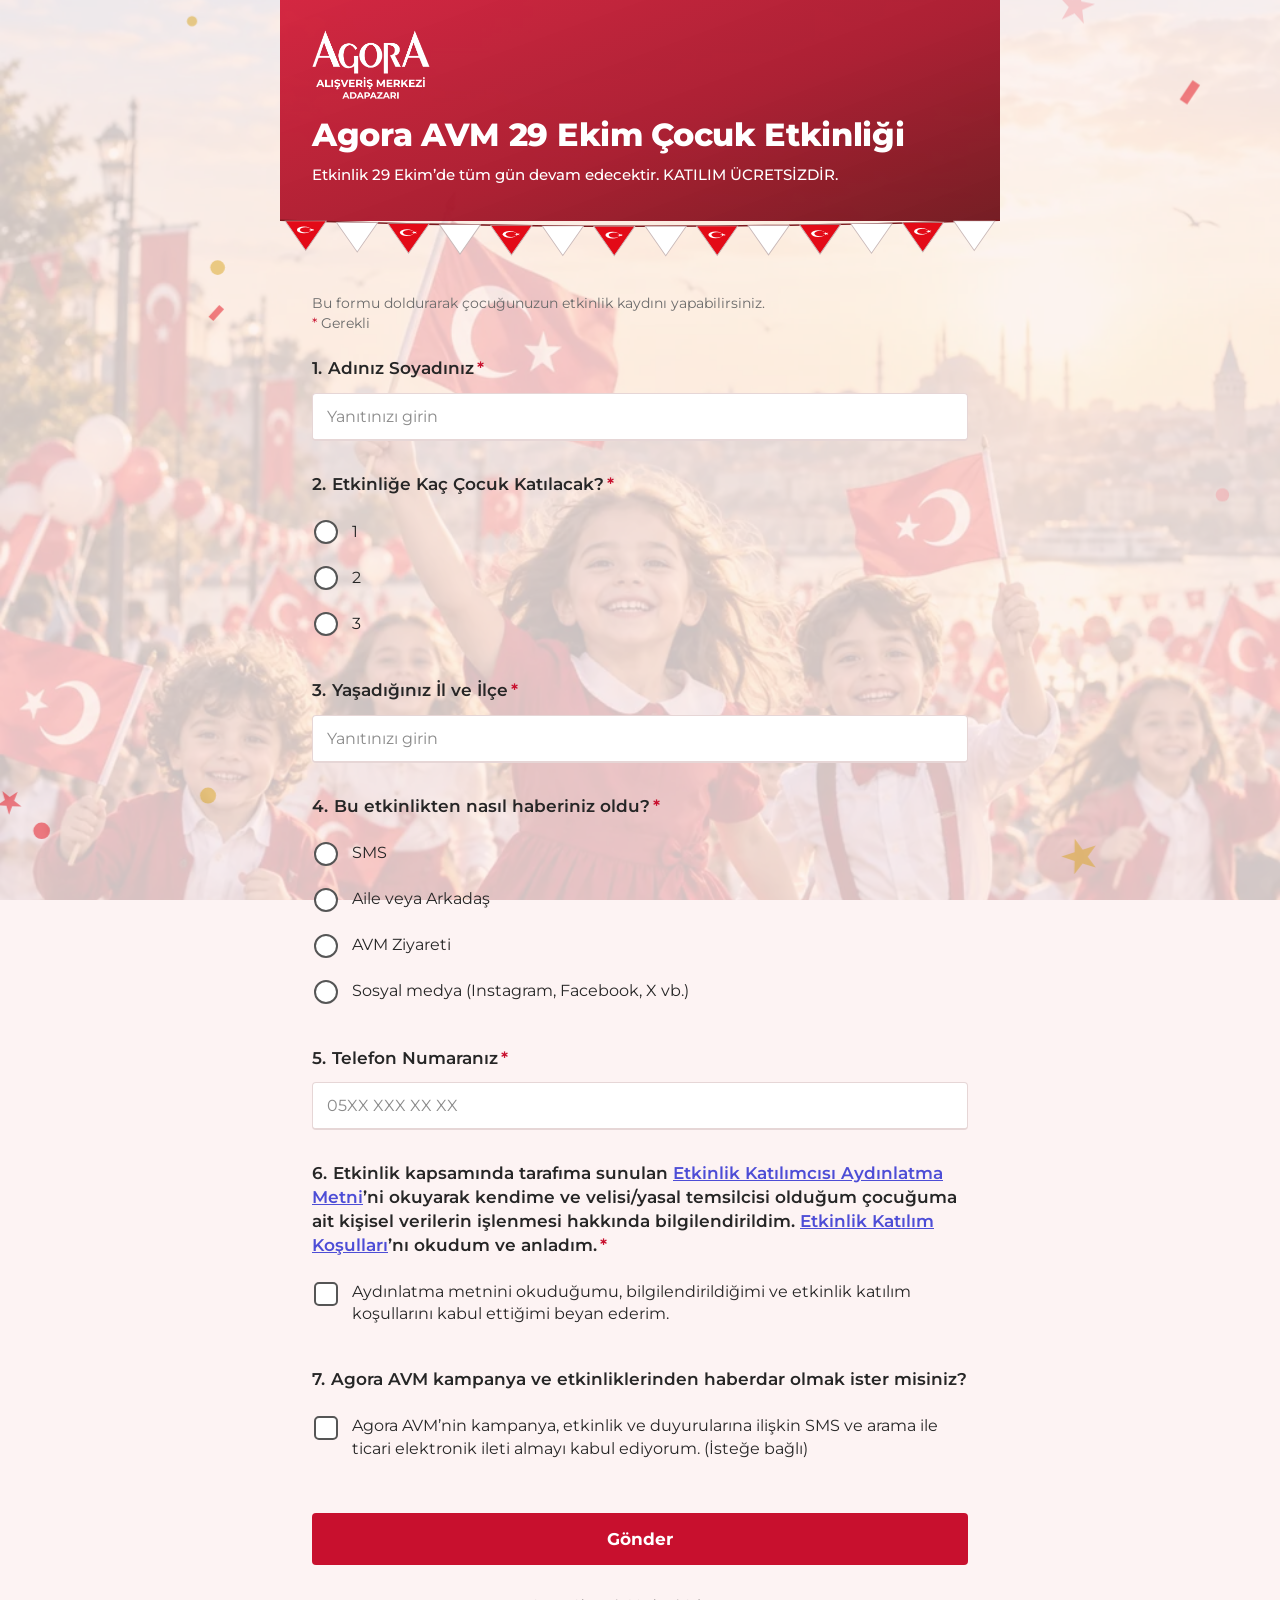
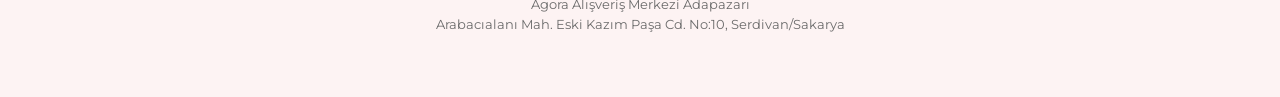
<file: agora29/index.html>
<!doctype html>
<html lang="tr">
<head>
<meta charset="utf-8">
<meta name="viewport" content="width=device-width, initial-scale=1, viewport-fit=cover">
<meta name="robots" content="noindex, nofollow">
<meta name="theme-color" content="#b3121c">
<title>Agora AVM 29 Ekim Çocuk Etkinliği</title>
<link rel="preconnect" href="https://fonts.googleapis.com">
<link rel="preconnect" href="https://fonts.gstatic.com" crossorigin>
<link href="https://fonts.googleapis.com/css2?family=Montserrat:wght@400;500;600;700;800;900&display=swap" rel="stylesheet">
<style>
  :root {
    --kirmizi: #c8102e;
    --kirmizi-koyu: #9e0c22;
    --bordo: #5a1218;
    --metin: #262626;
    --soluk: #6b6b6b;
    --zemin: #fdf3f3;
    --cizgi: #e6d6d6;
    --hata: #b00020;
  }
  * { box-sizing: border-box; }
  html { -webkit-text-size-adjust: 100%; }
  body {
    margin: 0;
    font-family: "Montserrat", system-ui, sans-serif;
    color: var(--metin);
    background: var(--zemin);
    -webkit-tap-highlight-color: transparent;
  }

  /* Bayram arka planı: fotoğraf tüm sayfada silik */
  .afis { position: fixed; inset: 0; z-index: 0; pointer-events: none;
    background: url("kapak-29ekim.webp") center 40% / cover no-repeat; }
  .afis::before { content: ""; position: absolute; inset: 0; background: rgba(253,243,243,.8); }
  .afis svg { position: absolute; inset: 0; width: 100%; height: 100%; }

  .sayfa { position: relative; z-index: 1; max-width: 720px; margin: 0 auto; }

  /* Kırmızı başlık bandı (arkadaki fotoğraf hafif görünür) */
  .bant {
    position: relative; overflow: hidden; color: #fff;
    padding: 22px 20px 26px;
    background: linear-gradient(160deg, rgba(208,18,47,.9) 0%, rgba(165,15,36,.92) 55%, rgba(110,18,25,.95) 100%);
  }
  .bant-yazi { position: relative; }
  .bant-sus { position: absolute; inset: 0; width: 100%; height: 100%; }
  .flama { display: block; width: 100%; height: 52px; margin-top: -6px; position: relative; z-index: 2; }
  .bant img.logo { position: relative; display: block; width: 118px; height: auto; margin-bottom: 16px; }
  .bant h1 { position: relative; margin: 0 0 10px; font-size: 26px; line-height: 1.2; font-weight: 800; letter-spacing: -.01em; }
  .bant p { position: relative; margin: 0; font-size: 15px; line-height: 1.5; font-weight: 500; }

  .govde { padding: 18px 16px 40px; }
  .not { font-size: 13.5px; color: var(--soluk); line-height: 1.5; margin: 4px 0 6px; }
  .not .yildiz { color: var(--kirmizi); }

  .soru { padding: 18px 0 14px; border: 0; margin: 0; min-width: 0; }
  .soru > legend { float: left; width: 100%; }
  .soru > legend + * { clear: both; }
  .soru > legend, .soru > label.baslik {
    display: block; padding: 0; margin-bottom: 12px;
    font-size: 17px; font-weight: 600; line-height: 1.4;
  }
  .no { font-weight: 600; margin-right: 6px; }
  .zorunlu { color: var(--kirmizi); margin-left: 3px; }

  input[type=text], input[type=tel], select {
    width: 100%; font: inherit; font-size: 16px; color: var(--metin);
    background: #fff; border: 1px solid var(--cizgi); border-bottom: 2px solid var(--cizgi);
    border-radius: 4px; padding: 13px 14px; outline: none;
    transition: border-color .15s;
  }
  input::placeholder { color: #8a8a8a; }
  input:focus, select:focus { border-bottom-color: var(--kirmizi); }
  select { appearance: none; -webkit-appearance: none;
    background-image: url("data:image/svg+xml,%3Csvg xmlns='http://www.w3.org/2000/svg' width='12' height='8'%3E%3Cpath d='M1 1l5 5 5-5' fill='none' stroke='%23555' stroke-width='2'/%3E%3C/svg%3E");
    background-repeat: no-repeat; background-position: right 14px center; padding-right: 36px; }

  .secenek { display: flex; align-items: center; gap: 14px; padding: 11px 2px; cursor: pointer; font-size: 16px; line-height: 1.4; }
  .secenek input { appearance: none; -webkit-appearance: none; flex: 0 0 24px; width: 24px; height: 24px; margin: 0;
    border: 2px solid #555; border-radius: 50%; background: #fff; display: grid; place-items: center; cursor: pointer; }
  .secenek input::after { content: ""; width: 12px; height: 12px; border-radius: 50%; background: var(--kirmizi); transform: scale(0); transition: transform .12s; }
  .secenek input:checked { border-color: var(--kirmizi); }
  .secenek input:checked::after { transform: scale(1); }
  .secenek input[type=checkbox] { border-radius: 5px; }
  .secenek input[type=checkbox]:checked { background: var(--kirmizi); }
  .secenek input[type=checkbox]::after { width: 6px; height: 12px; border-radius: 0; background: none;
    border: solid #fff; border-width: 0 3px 3px 0; transform: rotate(45deg) scale(0); margin-top: -3px; }
  .secenek input[type=checkbox]:checked::after { transform: rotate(45deg) scale(1); }
  .secenek.ust { align-items: flex-start; }
  .secenek.ust input { margin-top: 1px; }

  .cocuk { background: rgba(255,255,255,.75); border: 1px solid var(--cizgi); border-radius: 6px; padding: 14px; margin-top: 12px; }
  .cocuk h3 { margin: 0 0 10px; font-size: 15px; font-weight: 700; color: var(--kirmizi-koyu); }
  .cocuk .satir { display: grid; grid-template-columns: 1fr 120px; gap: 10px; }
  .cocuk label { display: block; font-size: 13px; font-weight: 600; margin-bottom: 6px; color: #444; }

  .kvkk-metin { font-size: 16px; line-height: 1.55; font-weight: 500; margin: 0 0 12px; }
  .kvkk-metin a, .link { color: #4d4dd6; font-weight: 600; }

  .hata-yazi { display: none; color: var(--hata); font-size: 13.5px; margin-top: 8px; font-weight: 500; }
  .hatali .hata-yazi { display: block; }
  .hatali input[type=text], .hatali input[type=tel], .hatali select { border-bottom-color: var(--hata); }

  .gonder {
    display: block; width: 100%; margin-top: 28px; padding: 16px; border: 0; border-radius: 4px;
    background: var(--kirmizi); color: #fff; font: inherit; font-size: 17px; font-weight: 700; cursor: pointer;
    transition: background .15s, transform .1s;
  }
  .gonder:active { transform: scale(.99); }
  .gonder:disabled { background: #b98a90; cursor: wait; }
  .genel-hata { display: none; margin-top: 14px; padding: 12px 14px; border-radius: 4px; background: #fdecee; color: var(--hata); font-size: 14.5px; font-weight: 500; }

  .altbilgi { margin-top: 30px; font-size: 12.5px; color: var(--soluk); line-height: 1.6; text-align: center; }

  .tuzak { position: absolute; left: -9999px; width: 1px; height: 1px; overflow: hidden; }

  /* Onay ekranı */
  .tamam { display: none; text-align: center; padding: 34px 20px 40px; }
  .tamam .tik { width: 76px; height: 76px; margin: 0 auto 18px; border-radius: 50%; background: #1f8a4c; display: grid; place-items: center; }
  .tamam h2 { margin: 0 0 8px; font-size: 24px; font-weight: 800; }
  .tamam p { margin: 0 0 6px; font-size: 15.5px; line-height: 1.5; }
  .tamam .kayitno { display: inline-block; margin: 18px 0; padding: 14px 26px; border: 2px dashed var(--kirmizi); border-radius: 8px; background: #fff;
    font-size: 34px; font-weight: 900; letter-spacing: .04em; color: var(--kirmizi-koyu); }
  .tamam .kayitno small { display: block; font-size: 12px; font-weight: 600; letter-spacing: .08em; color: var(--soluk); }
  .tamam ul { list-style: none; padding: 0; margin: 10px 0 0; font-size: 16px; font-weight: 600; }
  .tamam li { padding: 4px 0; }

  /* KVKK penceresi */
  dialog { width: min(640px, calc(100% - 24px)); max-height: 85vh; border: 0; border-radius: 10px; padding: 0; }
  dialog::backdrop { background: rgba(0,0,0,.5); }
  .pencere { padding: 20px 18px; overflow-y: auto; max-height: calc(85vh - 64px); font-size: 14.5px; line-height: 1.6; }
  .pencere h2 { margin: 0 0 12px; font-size: 18px; }
  .pencere-alt { padding: 12px 18px; border-top: 1px solid var(--cizgi); text-align: right; }
  .pencere-alt button { font: inherit; font-weight: 700; padding: 10px 22px; border: 0; border-radius: 4px; background: var(--kirmizi); color: #fff; }

  @media (min-width: 600px) {
    .bant { padding: 30px 32px 34px; }
    .bant h1 { font-size: 32px; }
    .govde { padding: 22px 32px 50px; }
  }
  @media (prefers-reduced-motion: reduce) { * { transition: none !important; } }
</style>
</head>
<body>

<!--SUS:TANIM--><svg width="0" height="0" style="position:absolute" aria-hidden="true"><defs><symbol id="tr" viewBox="0 0 1200 800"><rect width="1200" height="800" fill="#e30a17"/><circle cx="425" cy="400" r="200" fill="#fff"/><circle cx="475" cy="400" r="160" fill="#e30a17"/><polygon fill="#fff" points="583.3,400.0 652.4,377.5 652.4,304.9 695.1,363.7 764.2,341.2 721.5,400.0 764.2,458.8 695.1,436.3 652.4,495.1 652.4,422.5"/></symbol><clipPath id="dalgaKirp" clipPathUnits="objectBoundingBox"><path d="M0 .04 C.2 -.03 .35 .1 .55 .04 S.85 -.02 1 .05 L1 .97 C.8 1.03 .65 .9 .45 .96 S.15 1.02 0 .95Z"/></clipPath><linearGradient id="kivrim" x1="0" x2="1"><stop offset="0" stop-color="#000" stop-opacity=".18"/><stop offset=".22" stop-color="#fff" stop-opacity=".16"/><stop offset=".45" stop-color="#000" stop-opacity=".16"/><stop offset=".7" stop-color="#fff" stop-opacity=".14"/><stop offset="1" stop-color="#000" stop-opacity=".2"/></linearGradient><symbol id="dalgaliTr" viewBox="0 0 1200 800"><g clip-path="url(#dalgaKirp)"><use href="#tr" width="1200" height="800"/><rect width="1200" height="800" fill="url(#kivrim)"/></g></symbol></defs></svg><!--/SUS:TANIM-->
<!-- Bayram arka planı: bayraklar, konfeti, havai fişek -->
<div class="afis" aria-hidden="true"><!--SUS:ARKA--><svg viewBox="0 0 400 860" preserveAspectRatio="xMidYMid slice"><g opacity=".5"><polygon fill="#f2a3a8" points="339.3,252.0 337.5,249.7 334.7,250.7 336.4,248.2 334.6,245.9 337.4,246.7 339.1,244.3 339.2,247.3 342.0,248.1 339.2,249.1"/><rect x="13" y="729" width="8.0" height="2.5" fill="#f2a3a8" transform="rotate(63 13 729)"/><circle cx="68" cy="373" r="2.3" fill="#d9a520"/><circle cx="328" cy="824" r="2.6" fill="#d9a520"/><rect x="375" y="316" width="7.2" height="2.8" fill="#e30a17" transform="rotate(124 375 316)"/><circle cx="65" cy="538" r="2.5" fill="#d9a520"/><polygon fill="#f2a3a8" points="276.5,837.0 277.5,832.8 273.8,830.5 278.1,830.1 279.1,825.9 280.8,829.9 285.2,829.6 281.9,832.4 283.5,836.5 279.8,834.2"/><polygon fill="#d9a520" points="1.9,650.6 4.5,648.8 3.6,645.7 6.1,647.7 8.8,645.9 7.7,648.9 10.2,650.8 7.0,650.7 5.9,653.7 5.1,650.7"/><polygon fill="#e30a17" points="56.7,791.1 58.4,788.0 56.0,785.3 59.5,786.0 61.2,782.9 61.7,786.4 65.2,787.1 62.0,788.6 62.4,792.2 60.0,789.6"/><polygon fill="#e30a17" points="2.8,544.0 2.0,541.2 -0.9,541.0 1.5,539.4 0.7,536.6 3.0,538.4 5.5,536.8 4.4,539.6 6.7,541.4 3.8,541.3"/><rect x="70" y="386" width="5.0" height="2.0" fill="#e30a17" transform="rotate(132 70 386)"/><polygon fill="#d9a520" points="342.4,560.5 338.3,559.2 335.7,562.6 335.8,558.4 331.7,557.0 335.8,555.7 335.8,551.4 338.3,554.9 342.4,553.6 339.9,557.1"/><rect x="351" y="210" width="4.0" height="2.2" fill="#d9a520" transform="rotate(148 351 210)"/><rect x="389" y="768" width="5.2" height="3.0" fill="#d9a520" transform="rotate(160 389 768)"/><circle cx="60" cy="296" r="1.6" fill="#d9a520"/><rect x="18" y="714" width="4.7" height="3.0" fill="#f2a3a8" transform="rotate(166 18 714)"/><circle cx="13" cy="549" r="2.6" fill="#e30a17"/><rect x="277" y="47" width="4.8" height="3.3" fill="#d9a520" transform="rotate(39 277 47)"/><rect x="66" y="174" width="4.6" height="2.3" fill="#d9a520" transform="rotate(65 66 174)"/><rect x="374" y="215" width="5.2" height="3.0" fill="#f2a3a8" transform="rotate(70 374 215)"/><rect x="392" y="63" width="4.4" height="3.3" fill="#d9a520" transform="rotate(146 392 63)"/><polygon fill="#d9a520" points="84.0,38.6 81.6,36.7 79.0,38.3 80.1,35.5 77.8,33.6 80.8,33.7 81.9,30.9 82.7,33.8 85.8,34.0 83.2,35.7"/><polygon fill="#f2a3a8" points="338.7,296.8 335.8,293.6 331.8,295.4 334.0,291.6 331.1,288.4 335.3,289.3 337.5,285.5 337.9,289.8 342.2,290.7 338.2,292.5"/><rect x="50" y="599" width="6.8" height="2.8" fill="#d9a520" transform="rotate(95 50 599)"/><polygon fill="#d9a520" points="83.2,812.9 80.5,810.7 77.5,812.6 78.8,809.3 76.0,807.0 79.6,807.2 80.8,803.9 81.8,807.3 85.3,807.5 82.3,809.5"/><polygon fill="#f2a3a8" points="351.8,189.7 348.7,188.3 346.4,190.8 346.8,187.4 343.6,186.1 347.0,185.4 347.3,182.0 349.0,184.9 352.3,184.2 350.1,186.7"/><polygon fill="#e30a17" points="399.6,40.7 397.9,37.9 394.8,38.7 396.8,36.2 395.2,33.5 398.1,34.7 400.2,32.3 400.0,35.5 403.0,36.7 399.8,37.5"/><rect x="27" y="78" width="5.2" height="2.3" fill="#e30a17" transform="rotate(112 27 78)"/><circle cx="384" cy="20" r="1.6" fill="#f2a3a8"/><polygon fill="#d9a520" points="385.7,219.0 386.2,216.0 383.4,214.6 386.4,214.1 386.9,211.0 388.3,213.8 391.4,213.2 389.2,215.4 390.6,218.2 387.9,216.8"/><circle cx="348" cy="8" r="2.7" fill="#d9a520"/><circle cx="267" cy="817" r="2.7" fill="#d9a520"/><rect x="324" y="3" width="5.0" height="3.1" fill="#e30a17" transform="rotate(91 324 3)"/><circle cx="9" cy="671" r="2.9" fill="#d9a520"/><rect x="45" y="813" width="6.4" height="2.0" fill="#e30a17" transform="rotate(104 45 813)"/><circle cx="382" cy="444" r="2.1" fill="#f2a3a8"/><circle cx="57" cy="113" r="1.5" fill="#d9a520"/><polygon fill="#e30a17" points="370.8,131.7 370.2,128.3 366.7,127.9 369.8,126.2 369.2,122.8 371.7,125.2 374.7,123.5 373.2,126.7 375.8,129.1 372.3,128.6"/><rect x="124" y="14" width="5.3" height="2.3" fill="#e30a17" transform="rotate(156 124 14)"/><polygon fill="#d9a520" points="33.3,210.3 30.4,208.8 28.1,211.1 28.6,207.9 25.7,206.4 28.9,205.9 29.4,202.7 30.9,205.6 34.1,205.1 31.8,207.4"/><circle cx="66" cy="21" r="2.2" fill="#d9a520"/><polygon fill="#f2a3a8" points="336.9,840.1 333.3,837.9 330.0,840.7 331.0,836.5 327.3,834.3 331.6,833.9 332.5,829.7 334.2,833.7 338.5,833.3 335.3,836.1"/><circle cx="11" cy="616" r="2.8" fill="#e30a17"/><polygon fill="#d9a520" points="15.8,801.6 12.1,802.5 11.7,806.3 9.8,803.0 6.1,803.8 8.6,801.0 6.6,797.7 10.1,799.2 12.7,796.3 12.3,800.1"/></g></svg><!--/SUS:ARKA--></div>

<div class="sayfa">
  <header class="bant">
    <!--SUS:BANT--><!--/SUS:BANT-->
    <img class="logo" src="agora-logo.webp" alt="Agora Alışveriş Merkezi Adapazarı" width="929" height="551">
    <div class="bant-yazi">
      <h1>Agora AVM 29 Ekim Çocuk Etkinliği</h1>
      <p id="bantAciklama"></p>
    </div>
  </header>
  <!--SUS:FLAMA--><svg class="flama" viewBox="0 0 400 60" preserveAspectRatio="none" aria-hidden="true"><path d="M0 6 Q200.0 20 400 6" fill="none" stroke="#7a1a1f" stroke-width="1.6"/><polygon points="2.9,7.0 25.7,7.0 14.3,41.0" fill="#e30a17" stroke="#c9b9b9" stroke-width=".6"/><circle cx="13.3" cy="17.2" r="3.9" fill="#fff"/><circle cx="14.2" cy="17.2" r="3.1" fill="#e30a17"/><polygon fill="#fff" points="15.8,17.2 17.0,16.8 17.0,15.5 17.8,16.5 19.0,16.1 18.3,17.2 19.0,18.2 17.8,17.8 17.0,18.8 17.0,17.6"/><polygon points="31.4,8.7 54.3,8.7 42.9,42.7" fill="#ffffff" stroke="#c9b9b9" stroke-width=".6"/><polygon points="60.0,10.1 82.9,10.1 71.4,44.1" fill="#e30a17" stroke="#c9b9b9" stroke-width=".6"/><circle cx="70.5" cy="20.3" r="3.9" fill="#fff"/><circle cx="71.4" cy="20.3" r="3.1" fill="#e30a17"/><polygon fill="#fff" points="73.0,20.3 74.2,19.9 74.2,18.6 74.9,19.7 76.1,19.3 75.4,20.3 76.1,21.3 74.9,20.9 74.2,22.0 74.2,20.7"/><polygon points="88.6,11.2 111.4,11.2 100.0,45.2" fill="#ffffff" stroke="#c9b9b9" stroke-width=".6"/><polygon points="117.1,12.1 140.0,12.1 128.6,46.1" fill="#e30a17" stroke="#c9b9b9" stroke-width=".6"/><circle cx="127.6" cy="22.3" r="3.9" fill="#fff"/><circle cx="128.5" cy="22.3" r="3.1" fill="#e30a17"/><polygon fill="#fff" points="130.1,22.3 131.3,21.9 131.3,20.6 132.1,21.7 133.3,21.3 132.5,22.3 133.3,23.3 132.1,22.9 131.3,24.0 131.3,22.7"/><polygon points="145.7,12.7 168.6,12.7 157.1,46.7" fill="#ffffff" stroke="#c9b9b9" stroke-width=".6"/><polygon points="174.3,13.0 197.1,13.0 185.7,47.0" fill="#e30a17" stroke="#c9b9b9" stroke-width=".6"/><circle cx="184.7" cy="23.2" r="3.9" fill="#fff"/><circle cx="185.7" cy="23.2" r="3.1" fill="#e30a17"/><polygon fill="#fff" points="187.3,23.2 188.5,22.8 188.5,21.5 189.2,22.5 190.4,22.1 189.7,23.2 190.4,24.2 189.2,23.8 188.5,24.8 188.5,23.6"/><polygon points="202.9,13.0 225.7,13.0 214.3,47.0" fill="#ffffff" stroke="#c9b9b9" stroke-width=".6"/><polygon points="231.4,12.7 254.3,12.7 242.9,46.7" fill="#e30a17" stroke="#c9b9b9" stroke-width=".6"/><circle cx="241.9" cy="22.9" r="3.9" fill="#fff"/><circle cx="242.8" cy="22.9" r="3.1" fill="#e30a17"/><polygon fill="#fff" points="244.4,22.9 245.6,22.5 245.6,21.2 246.4,22.2 247.6,21.9 246.8,22.9 247.6,23.9 246.4,23.5 245.6,24.5 245.6,23.3"/><polygon points="260.0,12.1 282.9,12.1 271.4,46.1" fill="#ffffff" stroke="#c9b9b9" stroke-width=".6"/><polygon points="288.6,11.2 311.4,11.2 300.0,45.2" fill="#e30a17" stroke="#c9b9b9" stroke-width=".6"/><circle cx="299.0" cy="21.4" r="3.9" fill="#fff"/><circle cx="300.0" cy="21.4" r="3.1" fill="#e30a17"/><polygon fill="#fff" points="301.6,21.4 302.8,21.1 302.8,19.8 303.5,20.8 304.7,20.4 304.0,21.4 304.7,22.5 303.5,22.1 302.8,23.1 302.8,21.8"/><polygon points="317.1,10.1 340.0,10.1 328.6,44.1" fill="#ffffff" stroke="#c9b9b9" stroke-width=".6"/><polygon points="345.7,8.7 368.6,8.7 357.1,42.7" fill="#e30a17" stroke="#c9b9b9" stroke-width=".6"/><circle cx="356.2" cy="18.9" r="3.9" fill="#fff"/><circle cx="357.1" cy="18.9" r="3.1" fill="#e30a17"/><polygon fill="#fff" points="358.7,18.9 359.9,18.5 359.9,17.2 360.7,18.2 361.9,17.9 361.1,18.9 361.9,19.9 360.7,19.5 359.9,20.5 359.9,19.3"/><polygon points="374.3,7.0 397.1,7.0 385.7,41.0" fill="#ffffff" stroke="#c9b9b9" stroke-width=".6"/></svg><!--/SUS:FLAMA-->

  <main class="govde">
    <form id="form" novalidate>
      <p class="not">Bu formu doldurarak çocuğunuzun etkinlik kaydını yapabilirsiniz.<br><span class="yildiz">*</span> Gerekli</p>

      <div class="tuzak" aria-hidden="true">
        <label>Web siteniz <input type="text" name="site" tabindex="-1" autocomplete="off"></label>
      </div>

      <div class="soru" data-alan="veli">
        <label class="baslik" for="veli"><span class="no">1.</span>Adınız Soyadınız<span class="zorunlu">*</span></label>
        <input id="veli" name="veli" type="text" placeholder="Yanıtınızı girin" autocomplete="name" maxlength="80">
        <div class="hata-yazi">Lütfen adınızı ve soyadınızı yazın.</div>
      </div>

      <fieldset class="soru" data-alan="cocukSayisi">
        <legend><span class="no">2.</span>Etkinliğe Kaç Çocuk Katılacak?<span class="zorunlu">*</span></legend>
        <label class="secenek"><input type="radio" name="cocukSayisi" value="1"> 1</label>
        <label class="secenek"><input type="radio" name="cocukSayisi" value="2"> 2</label>
        <label class="secenek"><input type="radio" name="cocukSayisi" value="3"> 3</label>
        <div class="hata-yazi">Lütfen çocuk sayısını seçin.</div>
        <div id="cocuklar"></div>
      </fieldset>

      <div class="soru" data-alan="ilce">
        <label class="baslik" for="ilce"><span class="no">3.</span>Yaşadığınız İl ve İlçe<span class="zorunlu">*</span></label>
        <input id="ilce" name="ilce" type="text" placeholder="Yanıtınızı girin" autocomplete="address-level2" maxlength="60">
        <div class="hata-yazi">Lütfen il ve ilçenizi yazın.</div>
      </div>

      <fieldset class="soru" data-alan="kaynak">
        <legend><span class="no">4.</span>Bu etkinlikten nasıl haberiniz oldu?<span class="zorunlu">*</span></legend>
        <label class="secenek"><input type="radio" name="kaynak" value="SMS"> SMS</label>
        <label class="secenek"><input type="radio" name="kaynak" value="Aile veya Arkadaş"> Aile veya Arkadaş</label>
        <label class="secenek"><input type="radio" name="kaynak" value="AVM Ziyareti"> AVM Ziyareti</label>
        <label class="secenek"><input type="radio" name="kaynak" value="Sosyal medya"> Sosyal medya (Instagram, Facebook, X vb.)</label>
        <div class="hata-yazi">Lütfen bir seçenek işaretleyin.</div>
      </fieldset>

      <div class="soru" data-alan="telefon">
        <label class="baslik" for="telefon"><span class="no">5.</span>Telefon Numaranız<span class="zorunlu">*</span></label>
        <input id="telefon" name="telefon" type="tel" inputmode="numeric" placeholder="05XX XXX XX XX" autocomplete="tel" maxlength="14">
        <div class="hata-yazi">Lütfen 05 ile başlayan 11 haneli numaranızı yazın.</div>
      </div>

      <fieldset class="soru" data-alan="kvkk">
        <legend class="kvkk-metin"><span class="no">6.</span>Etkinlik kapsamında tarafıma sunulan <a href="#" class="link" data-pencere="aydinlatma">Etkinlik Katılımcısı Aydınlatma Metni</a>’ni okuyarak kendime ve velisi/yasal temsilcisi olduğum çocuğuma ait kişisel verilerin işlenmesi hakkında bilgilendirildim. <a href="#" class="link" data-pencere="kosullar">Etkinlik Katılım Koşulları</a>’nı okudum ve anladım.<span class="zorunlu">*</span></legend>
        <label class="secenek ust"><input type="checkbox" name="kvkk" value="Evet"> Aydınlatma metnini okuduğumu, bilgilendirildiğimi ve etkinlik katılım koşullarını kabul ettiğimi beyan ederim.</label>
        <div class="hata-yazi">Devam etmek için bu beyanı onaylamanız gerekiyor.</div>
      </fieldset>

      <fieldset class="soru" data-alan="iletiIzni">
        <legend><span class="no">7.</span>Agora AVM kampanya ve etkinliklerinden haberdar olmak ister misiniz?</legend>
        <label class="secenek ust"><input type="checkbox" name="iletiIzni" value="Evet"> Agora AVM’nin kampanya, etkinlik ve duyurularına ilişkin SMS ve arama ile ticari elektronik ileti almayı kabul ediyorum. (İsteğe bağlı)</label>
      </fieldset>

      <button class="gonder" type="submit" id="gonder">Gönder</button>
      <div class="genel-hata" id="genelHata" role="alert"></div>

      <p class="altbilgi">Agora Alışveriş Merkezi Adapazarı<br>Arabacıalanı Mah. Eski Kazım Paşa Cd. No:10, Serdivan/Sakarya</p>
    </form>

    <section class="tamam" id="tamam" aria-live="polite">
      <div class="tik"><svg width="40" height="40" viewBox="0 0 24 24" fill="none" stroke="#fff" stroke-width="3" stroke-linecap="round" stroke-linejoin="round"><path d="M5 12.5l4.5 4.5L19 7.5"/></svg></div>
      <h2>Kaydınız alındı</h2>
      <p>Bu ekranı etkinlik girişinde görevliye gösterin.<br>Ekran görüntüsü almanızı öneririz.</p>
      <div class="kayitno" id="kayitNo"><small>KAYIT NO</small><span></span></div>
      <ul id="tamamCocuklar"></ul>
      <p class="altbilgi">29 Ekim Cumhuriyet Bayramımız kutlu olsun!</p>
    </section>
  </main>
</div>

<dialog id="pencere">
  <div class="pencere" id="pencereIcerik"></div>
  <div class="pencere-alt"><button type="button" id="pencereKapat">Kapat</button></div>
</dialog>

<script>
  // ===== AYARLAR: AVM bilgileri gelince burayı güncelle =====
  const AYAR = {
    // Apps Script web app adresi (Dağıt > Yeni dağıtım sonrası verilen /exec linki)
    kayitAdresi: "https://script.google.com/macros/s/AKfycbyIZBmCSmjFZuvoVluTO64qzAUHQyS8rlu9CN73oZ5zzUEwdOmrcSsygOYRXPj8NVB8Ig/exec",
    bantAciklama: "Etkinlik 29 Ekim’de tüm gün devam edecektir. KATILIM ÜCRETSİZDİR.",
    yasMin: 1,
    yasMax: 15,
    // AVM'nin onaylı metinleri buraya (HTML olarak) gelecek
    aydinlatmaMetni: "<h2>Etkinlik Katılımcısı Aydınlatma Metni</h2><p><strong>[TASLAK — Agora AVM’nin onaylı KVKK aydınlatma metni buraya eklenecek.]</strong></p><p>Veri sorumlusu: Agora Alışveriş Merkezi Adapazarı. Toplanan veriler: veli adı soyadı, telefon, il/ilçe, çocuğun adı ve yaşı. Amaç: 29 Ekim çocuk etkinliğine katılımın düzenlenmesi.</p>",
    kosullarMetni: "<h2>Etkinlik Katılım Koşulları</h2><p><strong>[TASLAK — Agora AVM’nin katılım koşulları buraya eklenecek.]</strong></p>"
  };
  // ==========================================================

  const form = document.getElementById("form");
  const cocuklarKutu = document.getElementById("cocuklar");
  const telefon = document.getElementById("telefon");
  document.getElementById("bantAciklama").textContent = AYAR.bantAciklama;

  const kaynakEtiket = new URLSearchParams(location.search).get("k") || "qr";

  function yasSecenekleri() {
    let s = '<option value="">Seçin</option>';
    for (let y = AYAR.yasMin; y <= AYAR.yasMax; y++) s += `<option value="${y}">${y}</option>`;
    return s;
  }

  // Çocuk sayısına göre ad + yaş alanları; önceden yazılanlar korunur
  function cocukAlanlariniCiz(sayi) {
    const eski = [...cocuklarKutu.querySelectorAll(".cocuk")].map(k => ({
      ad: k.querySelector("input").value, yas: k.querySelector("select").value
    }));
    cocuklarKutu.innerHTML = "";
    for (let i = 0; i < sayi; i++) {
      const k = document.createElement("div");
      k.className = "cocuk";
      k.dataset.alan = "cocuk" + i;
      k.innerHTML = `
        <h3>${i + 1}. Çocuk</h3>
        <div class="satir">
          <div><label for="cad${i}">Adı Soyadı</label><input id="cad${i}" type="text" placeholder="Yanıtınızı girin" maxlength="60" autocomplete="off"></div>
          <div><label for="cyas${i}">Yaşı</label><select id="cyas${i}">${yasSecenekleri()}</select></div>
        </div>
        <div class="hata-yazi">Lütfen çocuğun adını ve yaşını girin.</div>`;
      if (eski[i]) { k.querySelector("input").value = eski[i].ad; k.querySelector("select").value = eski[i].yas; }
      cocuklarKutu.appendChild(k);
    }
  }
  form.addEventListener("change", e => {
    if (e.target.name === "cocukSayisi") cocukAlanlariniCiz(+e.target.value);
    const kutu = e.target.closest(".hatali");
    if (kutu) kutu.classList.remove("hatali");
  });
  form.addEventListener("input", e => {
    const kutu = e.target.closest(".hatali");
    if (kutu) kutu.classList.remove("hatali");
  });

  // Telefon: 05XX XXX XX XX biçimi
  telefon.addEventListener("input", () => {
    let d = telefon.value.replace(/\D/g, "");
    if (d.startsWith("90")) d = d.slice(2);
    if (d && d[0] !== "0") d = "0" + d;
    d = d.slice(0, 11);
    const p = [d.slice(0, 4), d.slice(4, 7), d.slice(7, 9), d.slice(9, 11)].filter(Boolean);
    telefon.value = p.join(" ");
  });

  function hataGoster(kutu) { kutu.classList.add("hatali"); return kutu; }

  function dogrula() {
    const hatalar = [];
    const veli = form.veli.value.trim().replace(/\s+/g, " ");
    if (veli.split(" ").length < 2 || veli.length < 4) hatalar.push(hataGoster(form.querySelector('[data-alan="veli"]')));

    const sayi = +(form.cocukSayisi.value || 0);
    const cocuklar = [];
    if (!sayi) hatalar.push(hataGoster(form.querySelector('[data-alan="cocukSayisi"]')));
    cocuklarKutu.querySelectorAll(".cocuk").forEach(k => {
      const ad = k.querySelector("input").value.trim().replace(/\s+/g, " ");
      const yas = k.querySelector("select").value;
      if (ad.length < 2 || !yas) hatalar.push(hataGoster(k));
      cocuklar.push({ ad, yas });
    });

    const ilce = form.ilce.value.trim();
    if (ilce.length < 2) hatalar.push(hataGoster(form.querySelector('[data-alan="ilce"]')));

    const kaynak = form.kaynak.value;
    if (!kaynak) hatalar.push(hataGoster(form.querySelector('[data-alan="kaynak"]')));

    const tel = telefon.value.replace(/\D/g, "");
    if (!/^05\d{9}$/.test(tel)) hatalar.push(hataGoster(form.querySelector('[data-alan="telefon"]')));

    if (!form.kvkk.checked) hatalar.push(hataGoster(form.querySelector('[data-alan="kvkk"]')));

    return {
      hatalar,
      veri: {
        veli, telefon: telefon.value, ilce, kaynak, cocuklar,
        kvkk: form.kvkk.checked ? "Evet" : "Hayır",
        iletiIzni: form.iletiIzni.checked ? "Evet" : "Hayır",
        qr: kaynakEtiket, site: form.site.value
      }
    };
  }

  const gonderBtn = document.getElementById("gonder");
  const genelHata = document.getElementById("genelHata");

  form.addEventListener("submit", async e => {
    e.preventDefault();
    genelHata.style.display = "none";
    const { hatalar, veri } = dogrula();
    if (hatalar.length) {
      hatalar[0].scrollIntoView({ behavior: "smooth", block: "center" });
      const odak = hatalar[0].querySelector("input, select");
      if (odak) setTimeout(() => odak.focus({ preventScroll: true }), 300);
      return;
    }
    gonderBtn.disabled = true;
    gonderBtn.textContent = "Gönderiliyor…";
    try {
      if (!AYAR.kayitAdresi) throw new Error("Kayıt adresi ayarlanmadı");
      // text/plain: tarayıcı ön kontrol (CORS preflight) yapmaz, Apps Script ile çalışır
      const yanit = await fetch(AYAR.kayitAdresi, { method: "POST", body: JSON.stringify(veri) });
      const sonuc = await yanit.json();
      if (!sonuc.ok) throw new Error(sonuc.hata || "Kayıt başarısız");
      tamamGoster(sonuc.no, veri.cocuklar);
    } catch (err) {
      console.error(err);
      genelHata.textContent = "Kaydınız gönderilemedi. İnternet bağlantınızı kontrol edip tekrar deneyin.";
      genelHata.style.display = "block";
      gonderBtn.disabled = false;
      gonderBtn.textContent = "Tekrar Dene";
    }
  });

  function tamamGoster(no, cocuklar) {
    form.style.display = "none";
    document.querySelector("#kayitNo span").textContent = no;
    const ul = document.getElementById("tamamCocuklar");
    ul.innerHTML = "";
    cocuklar.forEach(c => { const li = document.createElement("li"); li.textContent = `${c.ad} · ${c.yas} yaş`; ul.appendChild(li); });
    document.getElementById("tamam").style.display = "block";
    window.scrollTo({ top: 0 });
  }

  // Metin pencereleri
  const pencere = document.getElementById("pencere");
  document.querySelectorAll("[data-pencere]").forEach(a => a.addEventListener("click", e => {
    e.preventDefault();
    document.getElementById("pencereIcerik").innerHTML = a.dataset.pencere === "aydinlatma" ? AYAR.aydinlatmaMetni : AYAR.kosullarMetni;
    pencere.showModal();
  }));
  document.getElementById("pencereKapat").addEventListener("click", () => pencere.close());
  pencere.addEventListener("click", e => { if (e.target === pencere) pencere.close(); });
</script>
</body>
</html>
</file>
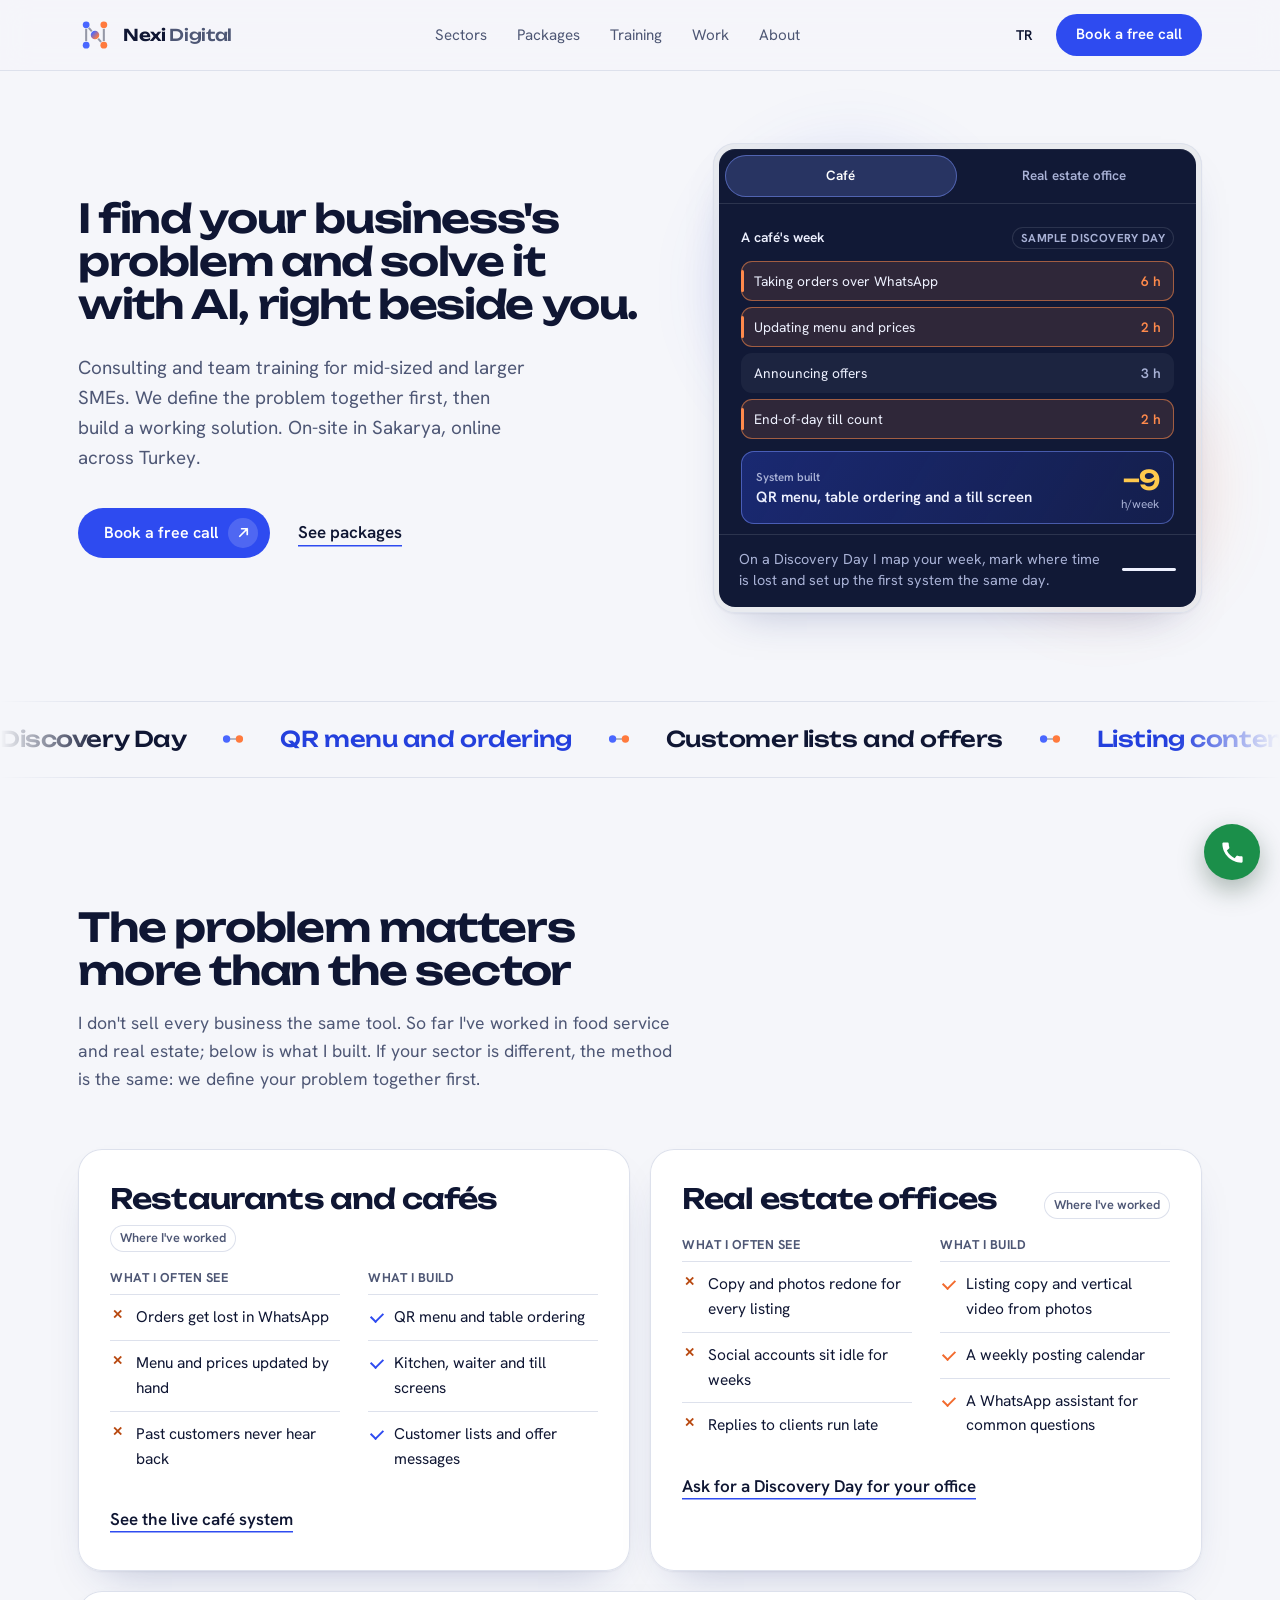
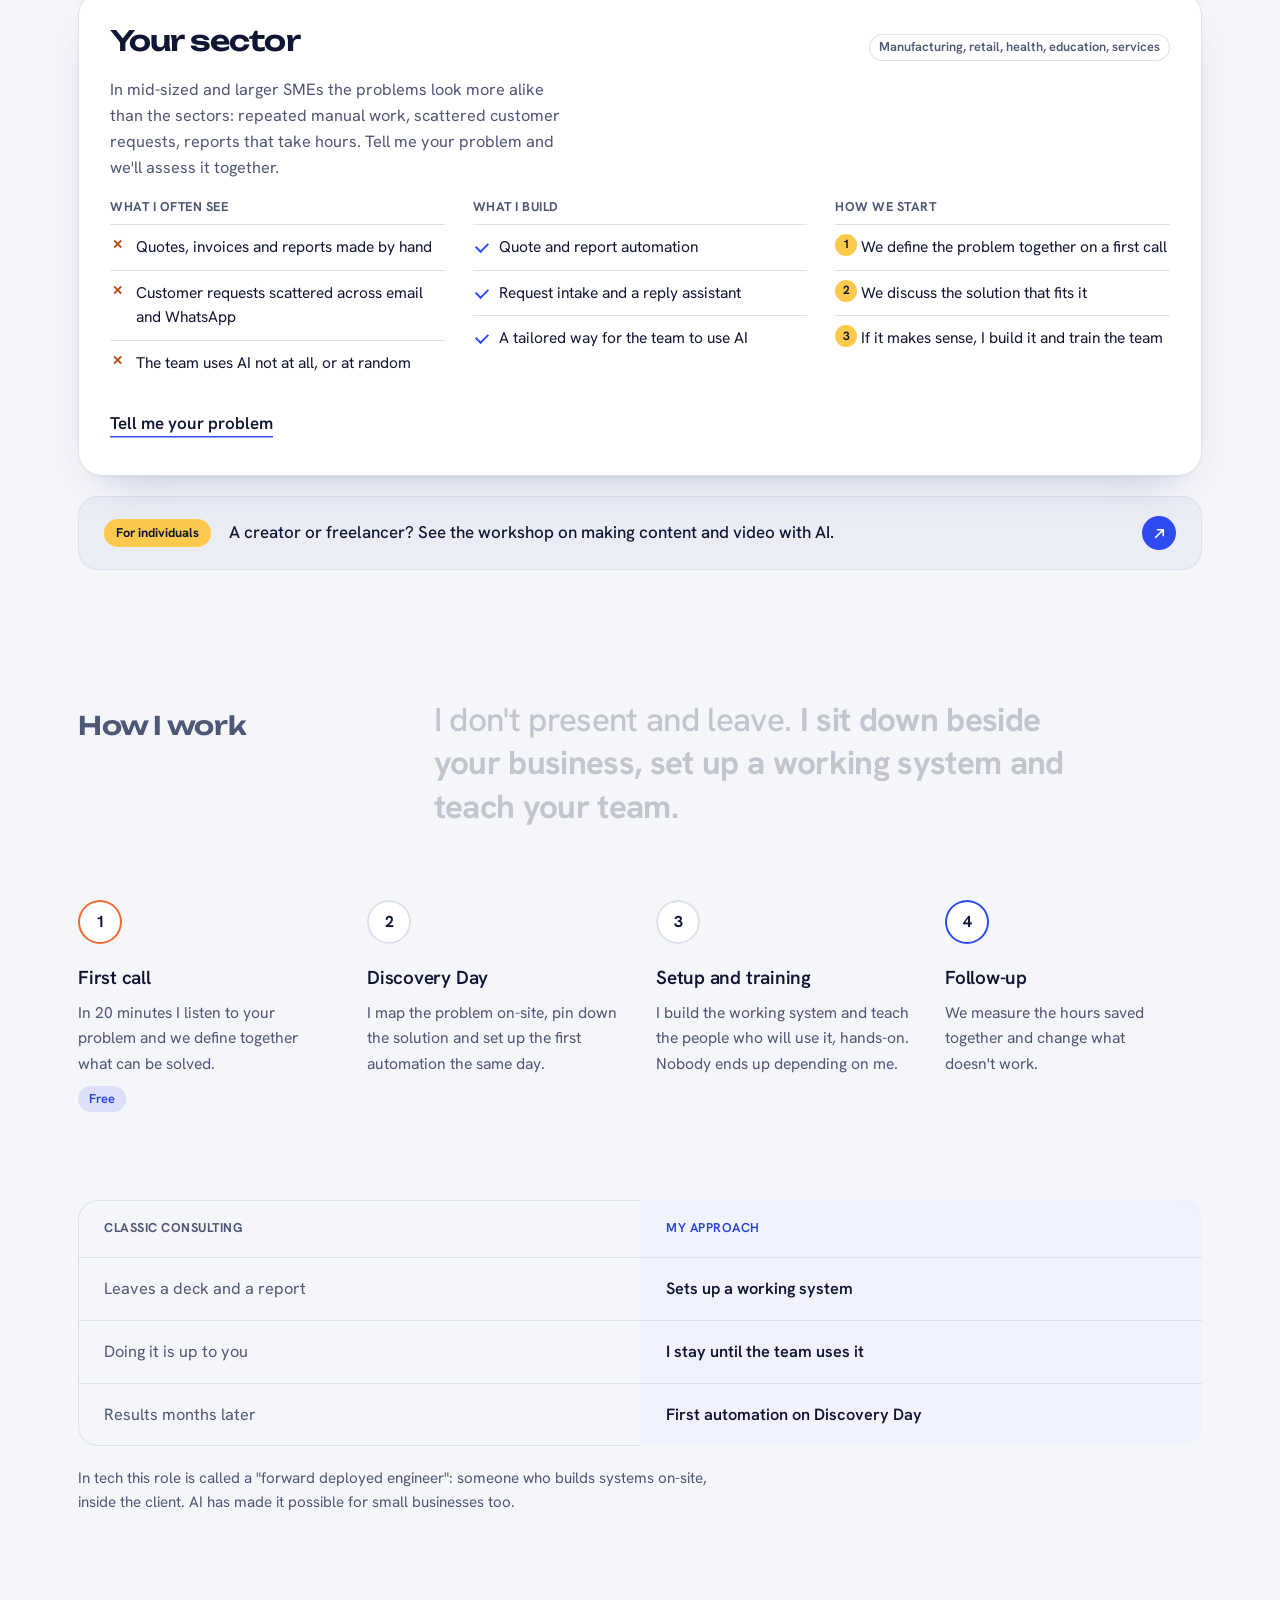
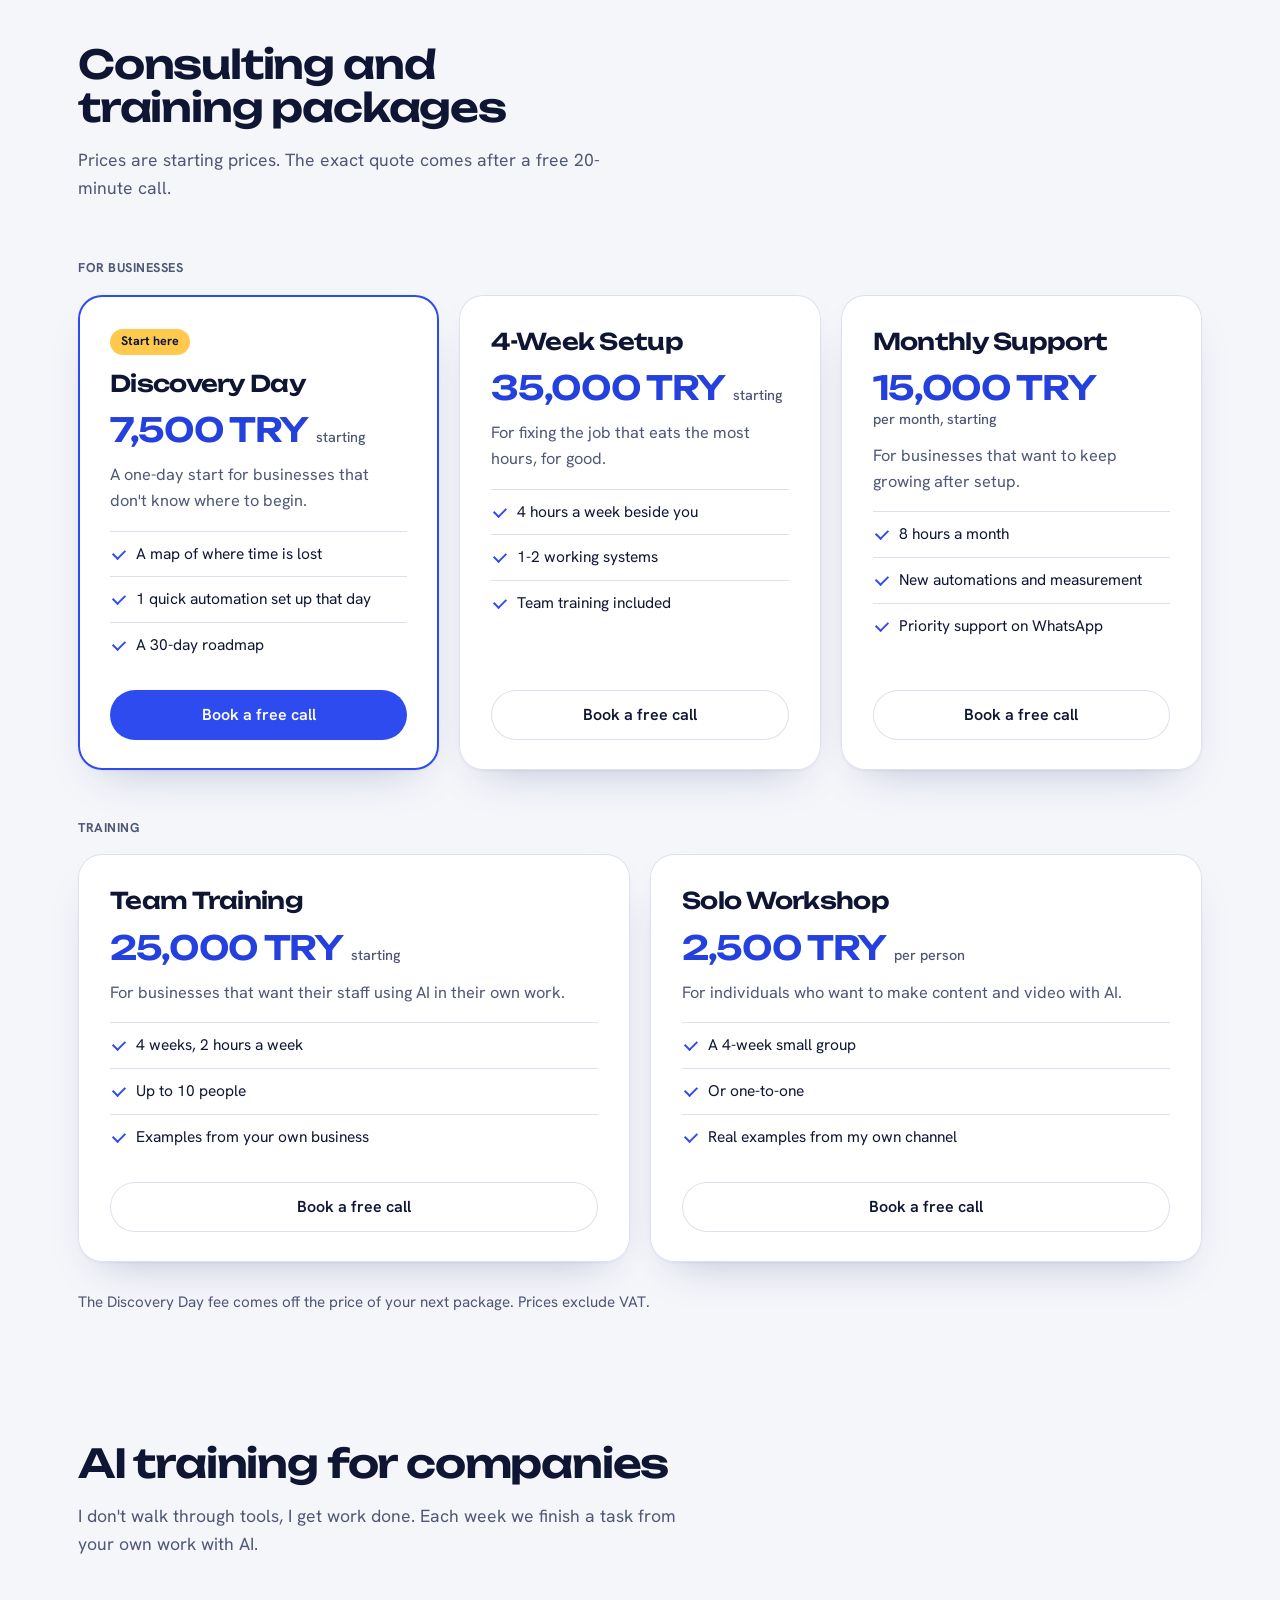
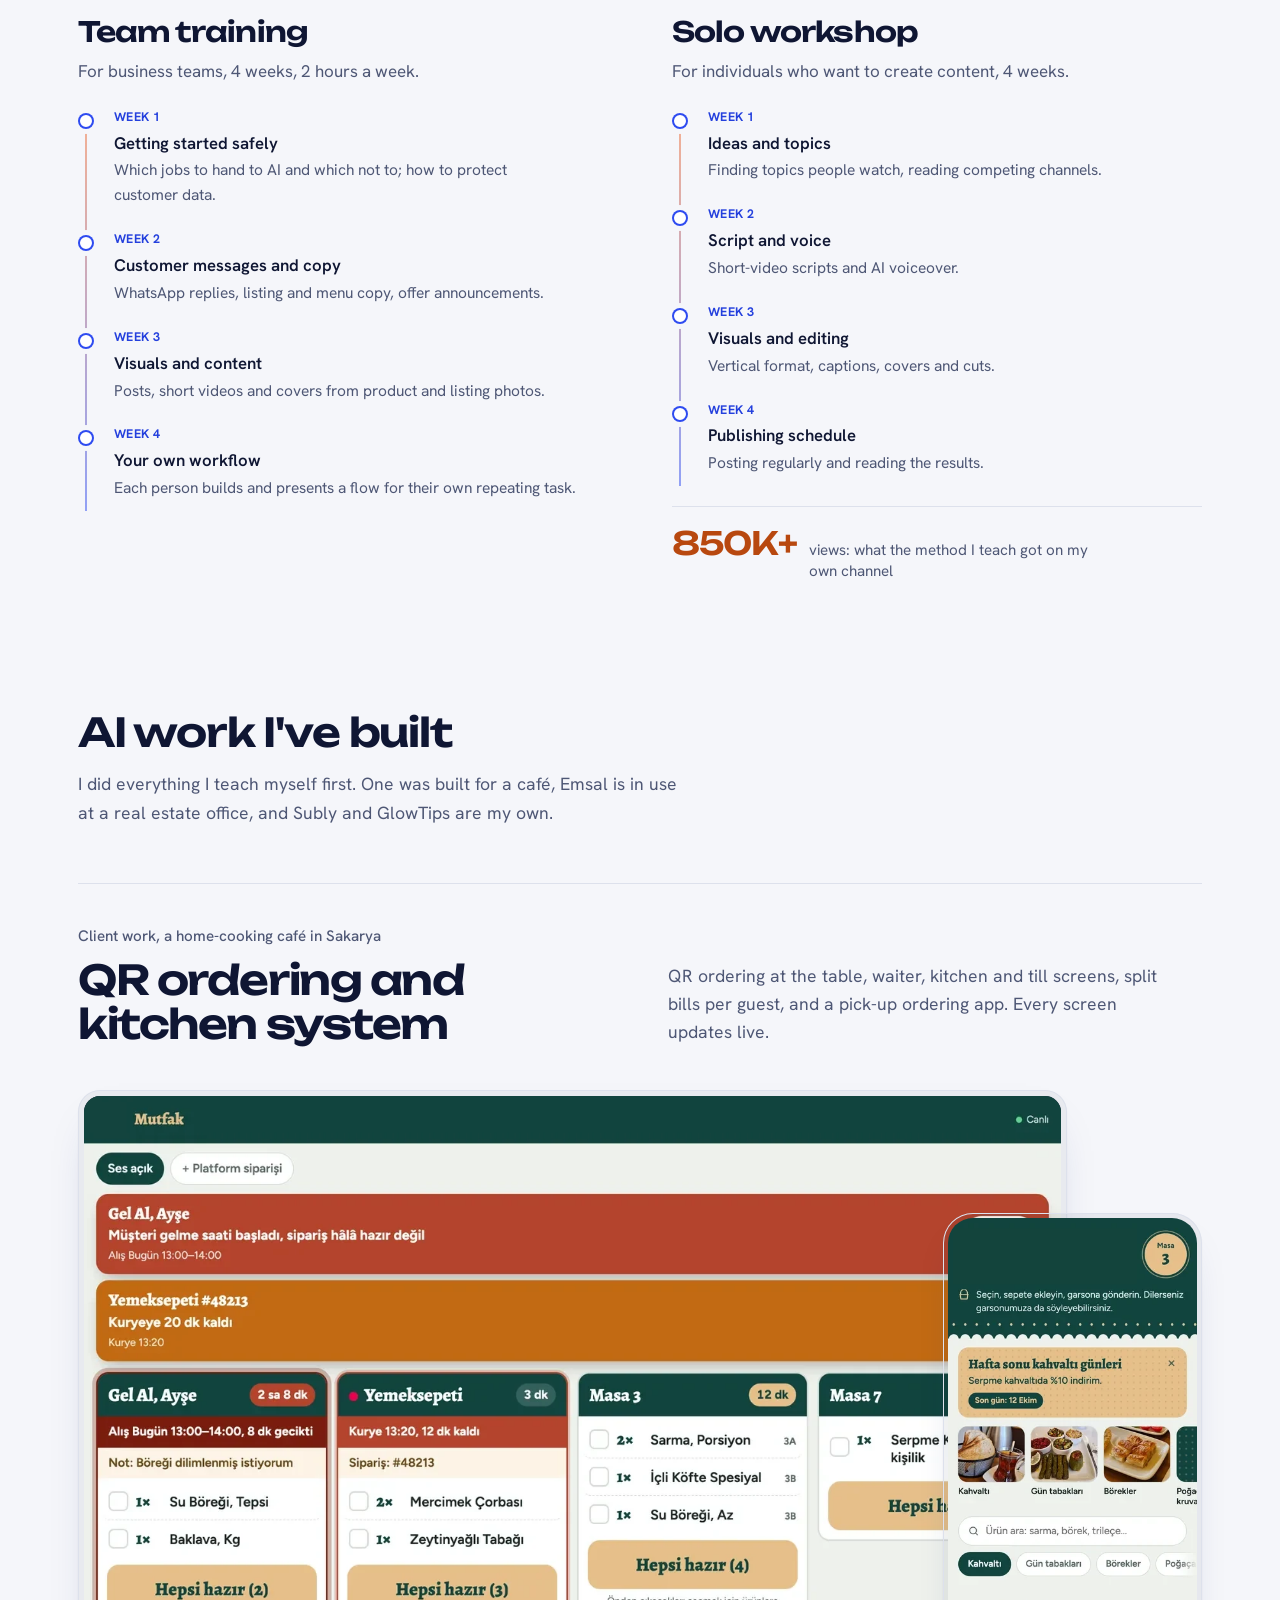
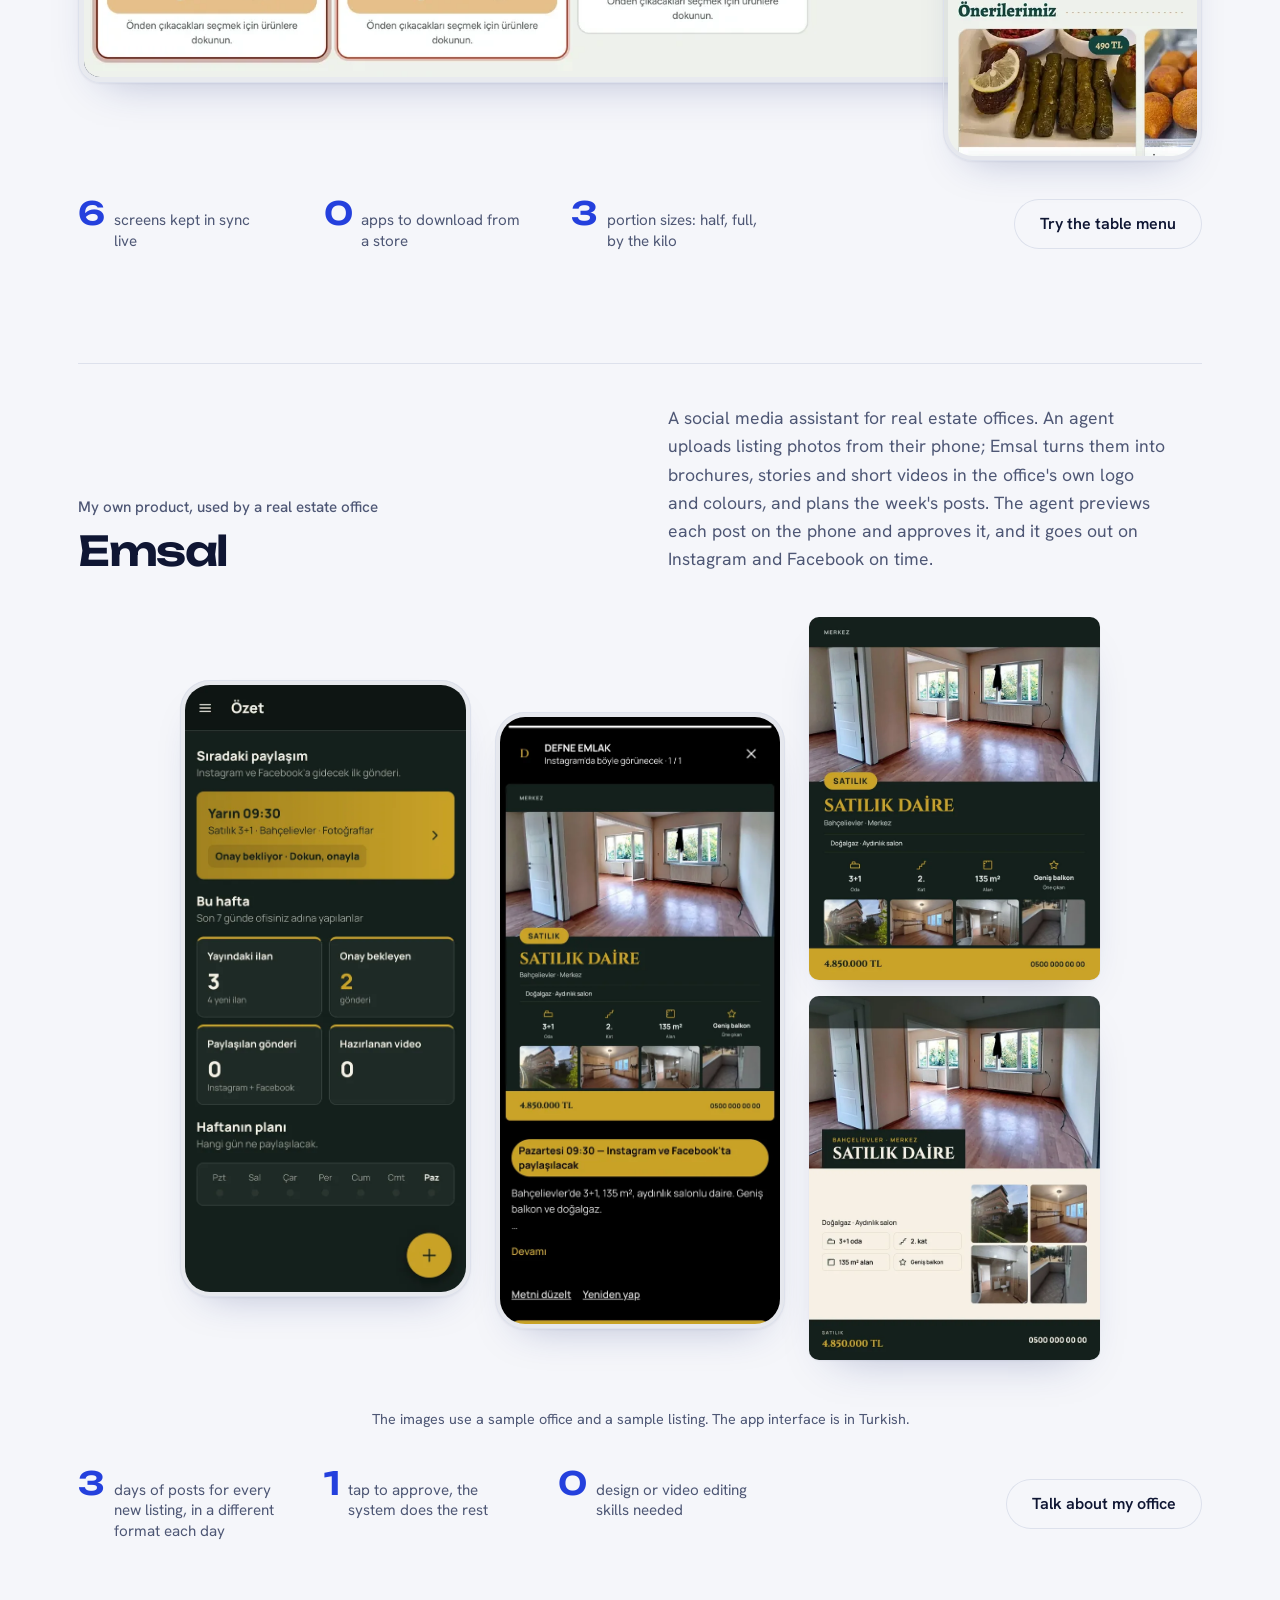
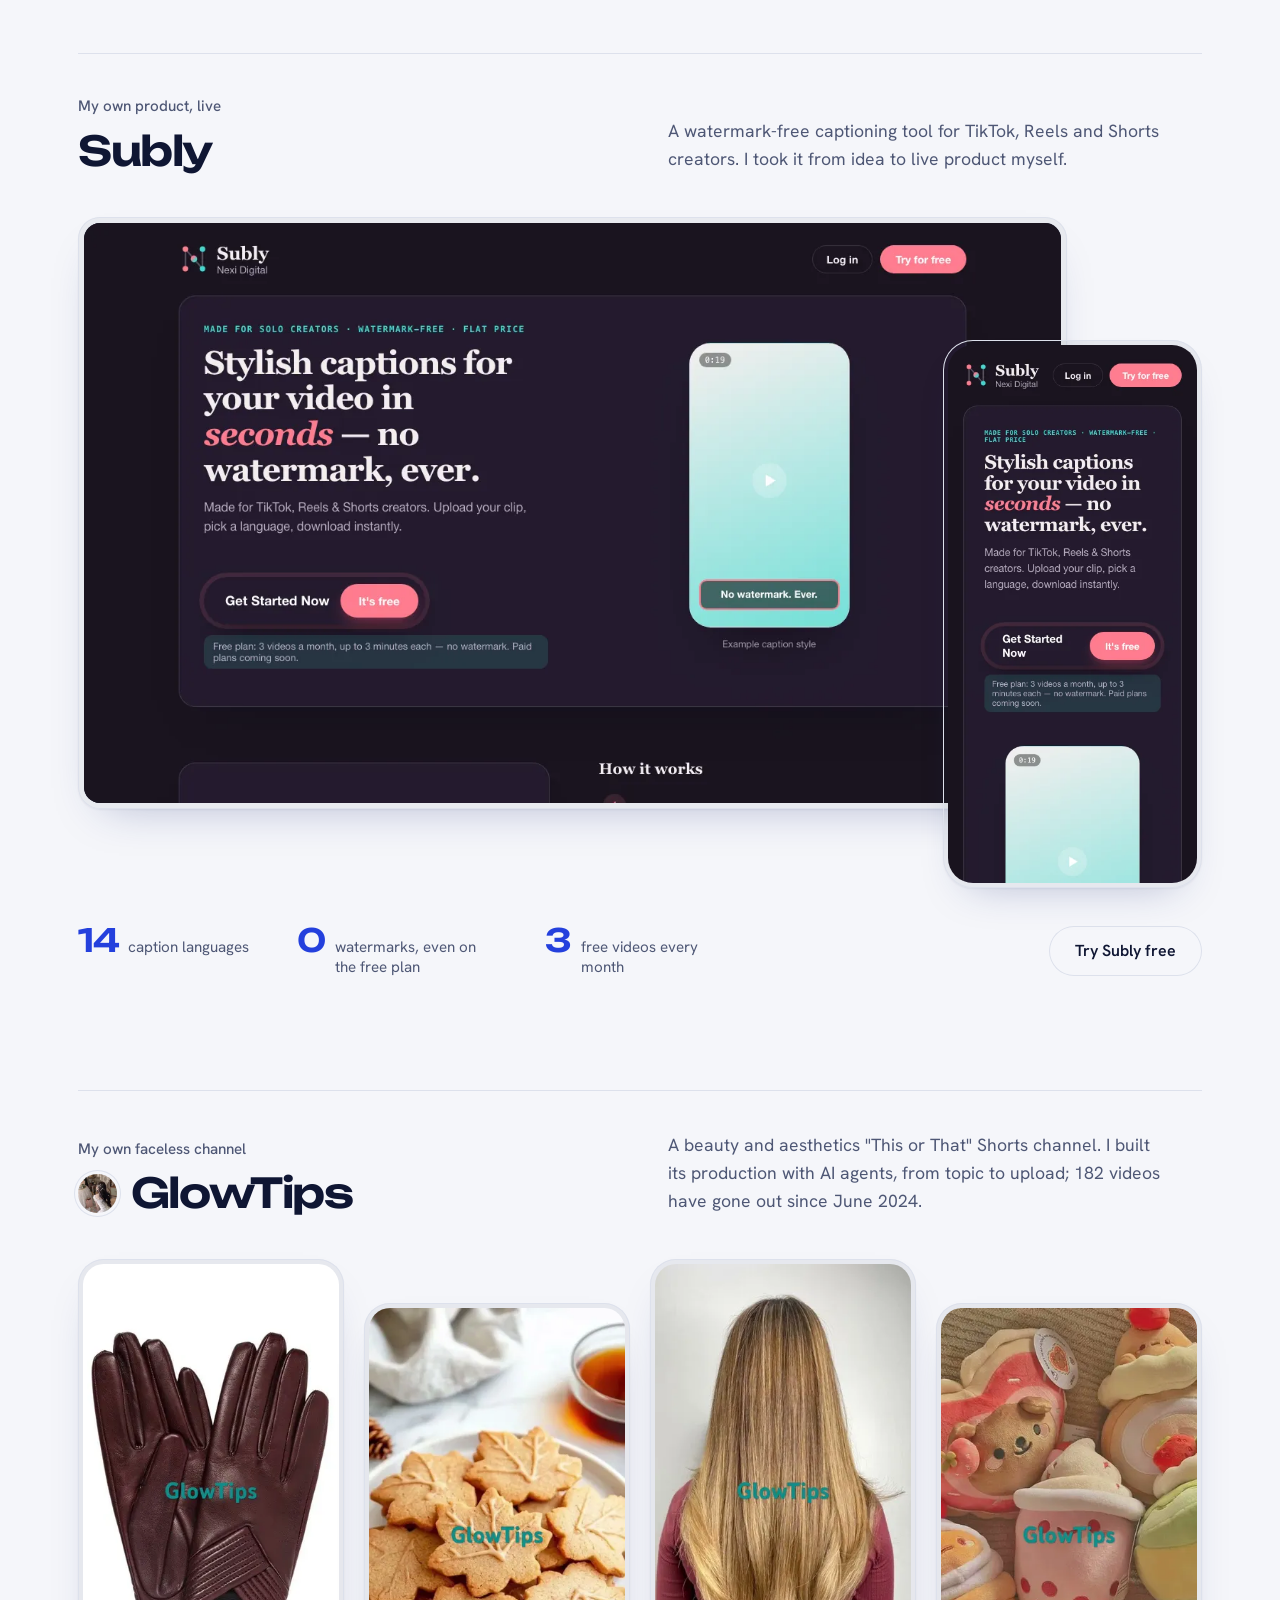
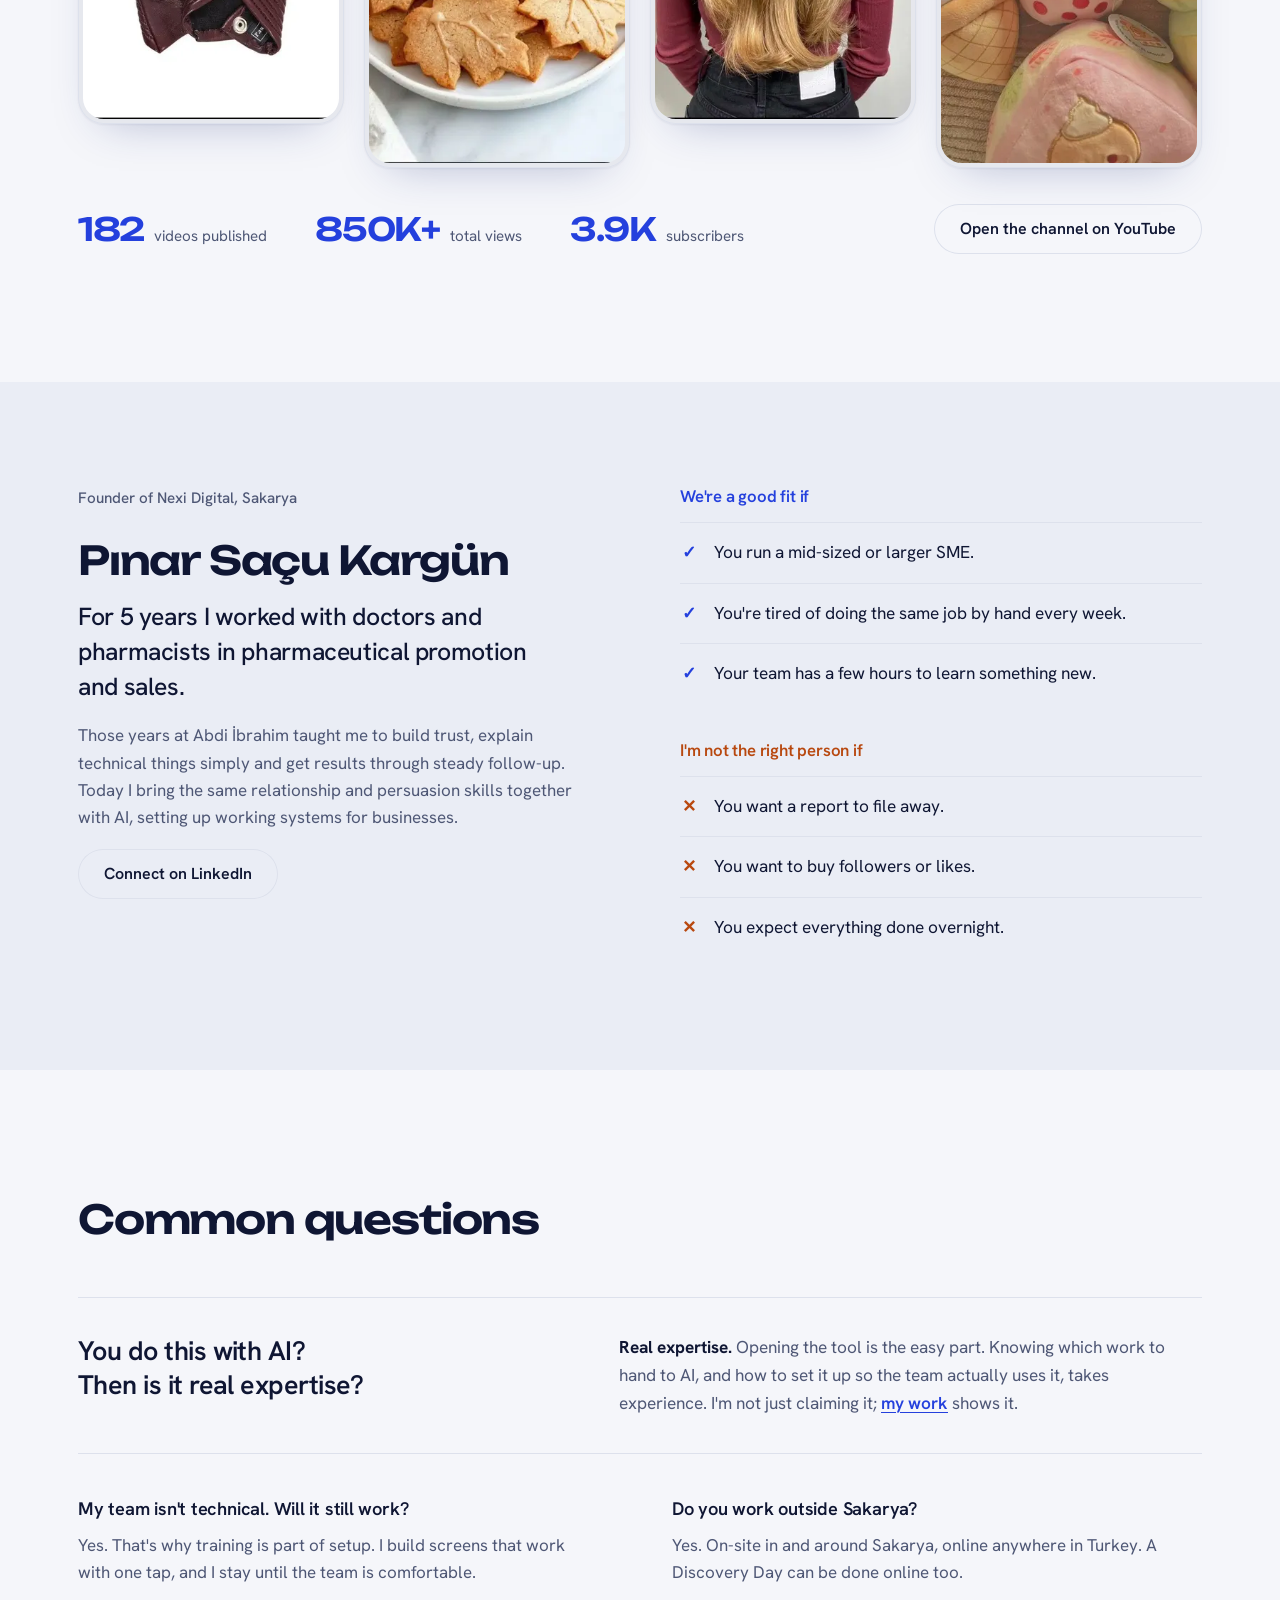
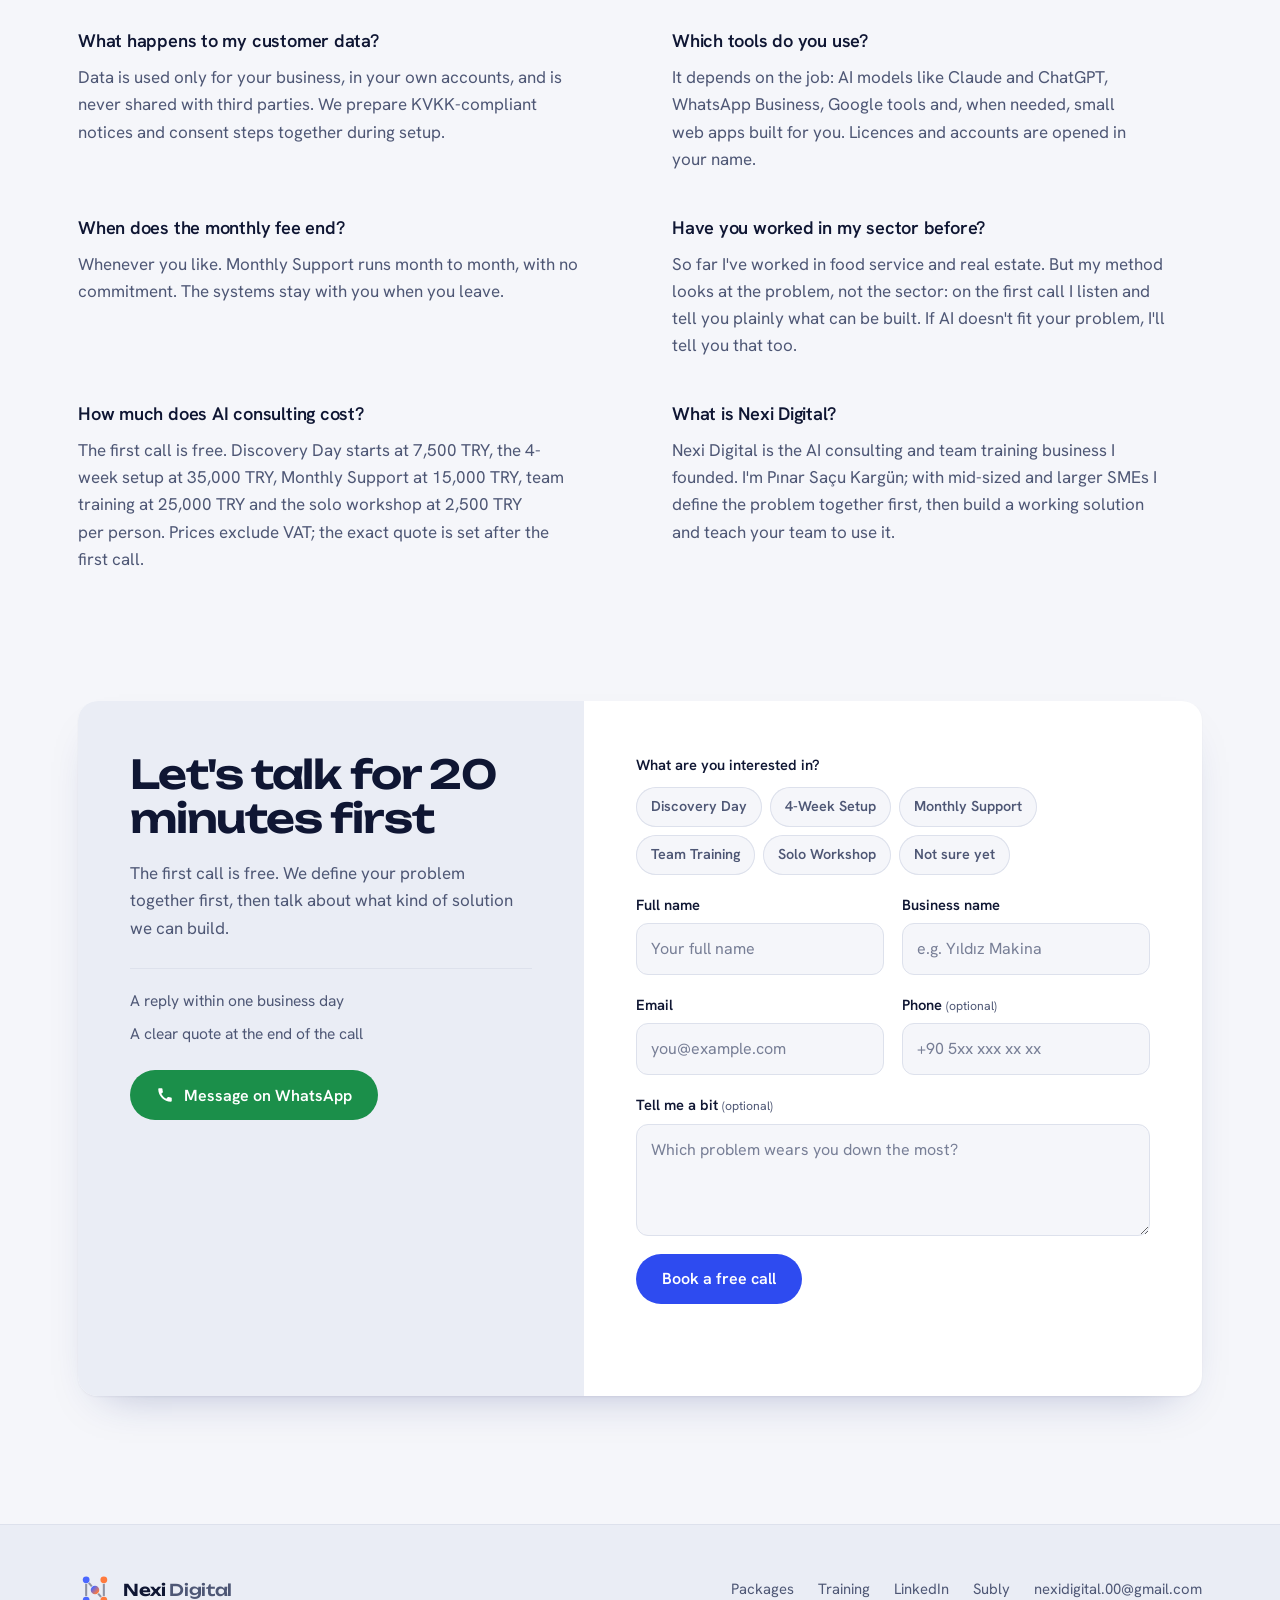
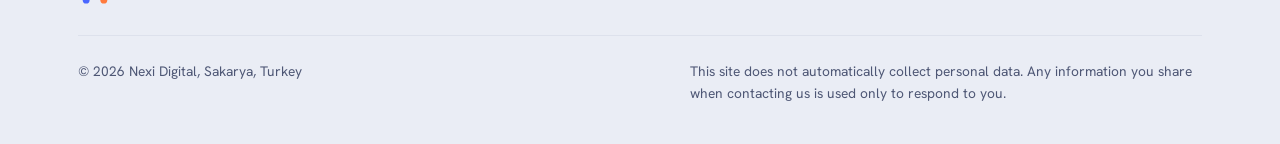
<file: en.html>
<!doctype html>
<html lang="en">
<head>
<meta charset="utf-8">
<meta name="viewport" content="width=device-width, initial-scale=1">
<title>AI Consulting and Team Training for SMEs | Nexi Digital</title>
<meta name="description" content="AI consulting, automation and team training for SMEs. We define your problem together first, then I build the solution and train your team. The first call is free.">
<meta name="theme-color" content="#F5F6FA" media="(prefers-color-scheme: light)">
<meta name="theme-color" content="#0B1024" media="(prefers-color-scheme: dark)">
<meta property="og:type" content="website">
<meta property="og:site_name" content="Nexi Digital">
<meta property="og:title" content="Nexi Digital: I find your problem and solve it with AI, beside you">
<meta property="og:description" content="AI consulting, automation and team training for SMEs. We define your problem together first, then I build the solution and train your team. The first call is free.">
<meta property="og:url" content="https://nexidigitalai.com/en.html">
<meta property="og:image" content="https://nexidigitalai.com/img/og-en.png">
<meta property="og:image:width" content="1200">
<meta property="og:image:height" content="630">
<meta property="og:locale" content="en_US">
<meta property="og:locale:alternate" content="tr_TR">
<meta name="twitter:card" content="summary_large_image">
<link rel="canonical" href="https://nexidigitalai.com/en.html">
<link rel="alternate" hreflang="tr" href="https://nexidigitalai.com/">
<link rel="alternate" hreflang="en" href="https://nexidigitalai.com/en.html">
<link rel="alternate" hreflang="x-default" href="https://nexidigitalai.com/">
<script type="application/ld+json">
{
 "@context": "https://schema.org",
 "@graph": [
  {
   "@type": "ProfessionalService",
   "@id": "https://nexidigitalai.com/#org",
   "name": "Nexi Digital",
   "url": "https://nexidigitalai.com/",
   "image": "https://nexidigitalai.com/img/og-en.png",
   "description": "AI consulting and team training for SMEs. Defines the problem together first, then builds a working solution and trains the team.",
   "email": "nexidigital.00@gmail.com",
   "telephone": "+905358758848",
   "address": {
    "@type": "PostalAddress",
    "addressLocality": "Sakarya",
    "addressCountry": "TR"
   },
   "areaServed": {
    "@type": "Country",
    "name": "Turkey"
   },
   "knowsLanguage": [
    "tr",
    "en"
   ],
   "founder": {
    "@id": "https://nexidigitalai.com/#founder"
   },
   "makesOffer": [
    {
     "@type": "Offer",
     "priceCurrency": "TRY",
     "priceSpecification": {
      "@type": "PriceSpecification",
      "minPrice": 7500,
      "priceCurrency": "TRY",
      "valueAddedTaxIncluded": false
     },
     "itemOffered": {
      "@type": "Service",
      "name": "Discovery Day",
      "description": "An on-site map of the problem and the first automation the same day."
     }
    },
    {
     "@type": "Offer",
     "priceCurrency": "TRY",
     "priceSpecification": {
      "@type": "PriceSpecification",
      "minPrice": 35000,
      "priceCurrency": "TRY",
      "valueAddedTaxIncluded": false
     },
     "itemOffered": {
      "@type": "Service",
      "name": "4-Week Setup",
      "description": "Building the working system and teaching the team to use it."
     }
    },
    {
     "@type": "Offer",
     "priceCurrency": "TRY",
     "priceSpecification": {
      "@type": "PriceSpecification",
      "minPrice": 15000,
      "priceCurrency": "TRY",
      "valueAddedTaxIncluded": false
     },
     "itemOffered": {
      "@type": "Service",
      "name": "Monthly Support",
      "description": "Monthly support, no commitment."
     }
    },
    {
     "@type": "Offer",
     "priceCurrency": "TRY",
     "priceSpecification": {
      "@type": "PriceSpecification",
      "minPrice": 25000,
      "priceCurrency": "TRY",
      "valueAddedTaxIncluded": false
     },
     "itemOffered": {
      "@type": "Service",
      "name": "Team Training",
      "description": "Hands-on AI training for a company team."
     }
    },
    {
     "@type": "Offer",
     "priceCurrency": "TRY",
     "priceSpecification": {
      "@type": "PriceSpecification",
      "minPrice": 2500,
      "priceCurrency": "TRY",
      "valueAddedTaxIncluded": false
     },
     "itemOffered": {
      "@type": "Service",
      "name": "Solo Workshop",
      "description": "AI workshop, per person."
     }
    }
   ]
  },
  {
   "@type": "Person",
   "@id": "https://nexidigitalai.com/#founder",
   "name": "Pınar Saçu Kargün",
   "jobTitle": "Founder, AI consultant and trainer",
   "worksFor": {
    "@id": "https://nexidigitalai.com/#org"
   },
   "sameAs": [
    "https://www.linkedin.com/in/pinarsacukargun/"
   ]
  },
  {
   "@type": "WebSite",
   "@id": "https://nexidigitalai.com/#website",
   "url": "https://nexidigitalai.com/",
   "name": "Nexi Digital",
   "inLanguage": "en",
   "publisher": {
    "@id": "https://nexidigitalai.com/#org"
   }
  }
 ]
}
</script>
<link rel="icon" href="data:image/svg+xml,%3Csvg xmlns='http://www.w3.org/2000/svg' viewBox='0 0 100 100'%3E%3Crect width='100' height='100' rx='24' fill='%230B1024'/%3E%3Cdefs%3E%3ClinearGradient id='g' x1='0' y1='0' x2='1' y2='1'%3E%3Cstop offset='.2' stop-color='%234A67FF'/%3E%3Cstop offset='.8' stop-color='%23FF7A3D'/%3E%3C/linearGradient%3E%3C/defs%3E%3Cpath d='M28 24v52M28 24l44 52M72 24v52' stroke='%23fff' stroke-opacity='.42' stroke-width='7' stroke-linecap='round' fill='none'/%3E%3Ccircle cx='28' cy='24' r='10' fill='%234A67FF'/%3E%3Ccircle cx='28' cy='76' r='10' fill='%234A67FF'/%3E%3Ccircle cx='72' cy='24' r='10' fill='%23FF7A3D'/%3E%3Ccircle cx='72' cy='76' r='10' fill='%23FF7A3D'/%3E%3Ccircle cx='50' cy='50' r='12' fill='url(%23g)'/%3E%3C/svg%3E">
<link rel="preconnect" href="https://fonts.googleapis.com">
<link rel="preconnect" href="https://fonts.gstatic.com" crossorigin>
<link href="https://fonts.googleapis.com/css2?family=Hanken+Grotesk:wght@400..700&family=Unbounded:wght@500..700&display=swap" rel="stylesheet">
<style>
  /* ---------- Tokens ----------
     Theme: follows the system (light or dark) for the whole page; no section flips theme.
     The only always-dark surfaces are "screens": the hero network panel and the Subly screenshots.
     Shape system: interactive controls are pills; containers 20px (screens 22px outer, 16px inner); inputs 12px. */
  :root {
    --bg: #F5F6FA;
    --bg-2: #EAEDF5;
    --surface: #FFFFFF;
    --ink: #0F1633;
    --ink-soft: #4E5775;
    --line: #DDE1EC;
    --blue: #2E4BF0;
    --blue-hover: #2239CC;
    --blue-text: #2440DD;
    --tang: #F26B2E;
    --tang-hover: #D9571D;
    --tang-text: #B8480F;
    --logo-line: #0F1633;
    --shadow: 0 1px 2px rgba(15, 22, 51, 0.05), 0 20px 44px -26px rgba(30, 45, 120, 0.35);
    /* screen (always dark) */
    --scr: #0A0F24;
    --scr-2: #111936;
    --scr-line: rgba(236, 240, 255, 0.12);
    --scr-text: #EEF1FF;
    --scr-soft: #A9B2D6;
    --tang-glow: #FF8A4C;
    --blue-glow: #7B93FF;
    --sun: #FFC94D;
    --ease: cubic-bezier(.32, .72, 0, 1);
    --spring: cubic-bezier(.34, 1.56, .64, 1);
    --font: "Hanken Grotesk", -apple-system, "Segoe UI", sans-serif;
    --display: "Unbounded", "Hanken Grotesk", sans-serif;
    color-scheme: light;
  }
  @media (prefers-color-scheme: dark) {
    :root:not([data-theme="light"]) {
      --bg: #0B1024; --bg-2: #0F1530; --surface: #151C3A; --ink: #EEF1FF; --ink-soft: #A9B2D6; --line: rgba(238, 241, 255, 0.11);
      --blue-text: #93A8FF; --tang-text: #FF9A63; --logo-line: #EEF1FF;
      --shadow: 0 1px 2px rgba(0, 0, 0, 0.3), 0 20px 44px -22px rgba(0, 0, 0, 0.8);
      --scr: #070B1C; --scr-2: #0F1632;
      color-scheme: dark;
    }
  }
  :root[data-theme="dark"] {
    --bg: #0B1024; --bg-2: #0F1530; --surface: #151C3A; --ink: #EEF1FF; --ink-soft: #A9B2D6; --line: rgba(238, 241, 255, 0.11);
    --blue-text: #93A8FF; --tang-text: #FF9A63; --logo-line: #EEF1FF;
    --shadow: 0 1px 2px rgba(0, 0, 0, 0.3), 0 20px 44px -22px rgba(0, 0, 0, 0.8);
    --scr: #070B1C; --scr-2: #0F1632;
    color-scheme: dark;
  }

  /* ---------- Base ---------- */
  * { box-sizing: border-box; }
  html { scroll-behavior: smooth; scroll-padding-top: 84px; overflow-x: clip; }
  body {
    margin: 0; overflow-x: clip; background: var(--bg); color: var(--ink);
    font-family: var(--font); font-size: 1.0625rem; line-height: 1.6; -webkit-font-smoothing: antialiased;
  }
  a { color: inherit; }
  img, svg { display: block; }
  h1, h2, h3 { margin: 0; font-weight: 700; letter-spacing: -0.024em; text-wrap: balance; }
  h1, h2 { font-family: var(--display); font-weight: 600; letter-spacing: -0.03em; }
  h2 { font-size: clamp(1.75rem, 3.1vw, 2.5rem); line-height: 1.1; }
  h3 { font-size: 1.18rem; line-height: 1.3; font-weight: 600; letter-spacing: -0.012em; }
  p { margin: 0; text-wrap: pretty; }
  :focus-visible { outline: 2px solid var(--blue); outline-offset: 3px; border-radius: 8px; }
  .skip { position: absolute; left: 16px; top: -64px; z-index: 60; background: var(--ink); color: var(--bg); padding: 10px 16px; border-radius: 999px; }
  .skip:focus { top: 12px; }
  .sr { position: absolute; width: 1px; height: 1px; overflow: hidden; clip: rect(0 0 0 0); white-space: nowrap; }
  .wrap { max-width: 1180px; margin: 0 auto; padding-inline: 28px; }
  .lede { color: var(--ink-soft); max-width: 60ch; font-size: 1.1rem; }
  .sectionHead { display: grid; gap: 16px; max-width: 680px; margin-bottom: 56px; }
  .block { padding-top: 128px; }

  /* ---------- Logo ---------- */
  .logo { display: inline-flex; align-items: center; gap: 11px; text-decoration: none; color: var(--ink); }
  .logo svg { width: 34px; height: 34px; flex: none; overflow: visible; }
  .logo .word { font-family: var(--display); font-weight: 600; font-size: 1.02rem; letter-spacing: -0.02em; line-height: 1; }
  .logo .word span { font-weight: 500; color: var(--ink-soft); }
  .logo:hover .mk-c, .logo:hover .mk-t { animation: nodePop 0.6s var(--spring); }
  .logo:hover .mk-t { animation-delay: 0.08s; }
  .mk-c, .mk-t { transform-box: fill-box; transform-origin: center; }
  .mk-line { stroke: var(--logo-line); stroke-opacity: 0.42; stroke-width: 6; stroke-linecap: round; fill: none; }
  .mk-node { stroke: var(--logo-bg, var(--bg)); stroke-width: 4; paint-order: stroke; }
  .mk-c { fill: #4A67FF; }
  .mk-t { fill: #FF7A3D; }

  /* ---------- Buttons & links ---------- */
  .btn {
    display: inline-flex; align-items: center; justify-content: center; gap: 10px;
    min-height: 50px; padding: 0 26px; border-radius: 999px; border: 0; cursor: pointer;
    font: inherit; font-size: 1rem; font-weight: 600; text-decoration: none; white-space: nowrap;
    transition: background-color 0.28s var(--ease), box-shadow 0.28s var(--ease), transform 0.28s var(--ease), color 0.28s var(--ease);
  }
  .btn:active { transform: scale(0.98); }
  .btnPrimary { background: var(--blue); color: #fff; }
  .btnPrimary:hover { background: var(--blue-hover); box-shadow: 0 12px 28px -12px rgba(46, 75, 240, 0.7); }
  .btn .arr { width: 30px; height: 30px; margin-right: -14px; border-radius: 50%; display: grid; place-items: center; background: rgba(255, 255, 255, 0.16); transition: transform 0.4s var(--spring), background-color 0.3s var(--ease); }
  .btn .arr svg { width: 15px; height: 15px; }
  .btn:hover .arr { transform: translate(3px, -1px) scale(1.06); background: var(--tang); }
  .btnQuiet { background: transparent; color: var(--ink); box-shadow: inset 0 0 0 1px var(--line); }
  .btnQuiet:hover { box-shadow: inset 0 0 0 1px var(--ink-soft); }
  .btnWa { background: #1B8F4A; color: #fff; }
  .btnWa:hover { background: #167A3E; }
  .btnWa svg { width: 18px; height: 18px; fill: currentColor; }
  .textLink {
    display: inline-flex; align-items: center; gap: 8px; min-height: 44px; font-weight: 600; text-decoration: none; color: var(--ink);
    background-image: linear-gradient(var(--blue), var(--blue)); background-size: 100% 1.5px; background-repeat: no-repeat; background-position: 0 calc(50% + 0.75em);
    transition: background-size 0.3s var(--ease), color 0.3s var(--ease);
  }
  .textLink:hover { color: var(--blue-text); background-size: 40% 1.5px; }
  .inlineLink { color: var(--blue-text); font-weight: 600; text-decoration: underline; text-underline-offset: 3px; text-decoration-thickness: 1px; }

  /* ---------- Header ---------- */
  .siteHead { position: sticky; top: 0; z-index: 40; background: color-mix(in srgb, var(--bg) 90%, transparent); backdrop-filter: saturate(150%) blur(14px); -webkit-backdrop-filter: saturate(150%) blur(14px); border-bottom: 1px solid var(--line); --logo-bg: var(--bg); }
  .nav { display: flex; align-items: center; justify-content: space-between; gap: 24px; height: 70px; }
  .navLinks { display: flex; align-items: center; gap: 30px; font-size: 0.95rem; }
  .navLinks a { text-decoration: none; color: var(--ink-soft); transition: color 0.2s var(--ease); }
  .navLinks a:hover { color: var(--ink); }
  .navEnd { display: flex; align-items: center; gap: 10px; }
  .lang { font-size: 0.88rem; font-weight: 600; text-decoration: none; color: var(--ink); min-width: 44px; min-height: 44px; display: grid; place-items: center; border-radius: 999px; }
  .lang:hover { background: var(--bg-2); }
  .navCta { min-height: 42px; padding: 0 20px; font-size: 0.93rem; }
  .navToggle { display: none; width: 44px; height: 44px; border: 0; background: none; color: var(--ink); cursor: pointer; align-items: center; justify-content: center; border-radius: 999px; }
  .navToggle svg { width: 22px; height: 22px; }

  /* ---------- Hero: headline left, the live customer network right ---------- */
  .hero { position: relative; padding-top: 72px; }
  .heroGrid { display: grid; grid-template-columns: minmax(0, 1.2fr) minmax(0, 1fr); gap: 48px; align-items: center; }
  .hero h1 { font-size: clamp(2rem, 3.1vw, 2.75rem); line-height: 1.08; letter-spacing: -0.035em; }
  .hero h1 .w { display: inline-block; }
  .heroLede { color: var(--ink-soft); font-size: 1.18rem; max-width: 44ch; margin-top: 26px; }
  .heroLede strong { color: var(--ink); font-weight: 600; }
  .ctaRow { display: flex; flex-wrap: wrap; gap: 18px 28px; align-items: center; margin-top: 34px; }
  .heroViz { position: relative; }
  .heroViz::before {
    content: ""; position: absolute; inset: -12% -8% -10% -6%; z-index: -1; pointer-events: none;
    background: radial-gradient(45% 45% at 30% 35%, color-mix(in srgb, var(--blue) 22%, transparent), transparent 70%),
                radial-gradient(40% 40% at 75% 70%, color-mix(in srgb, var(--tang) 20%, transparent), transparent 70%);
    filter: blur(20px);
  }
  .live { display: inline-flex; align-items: center; gap: 8px; color: var(--scr-soft); }
  .live::before { content: ""; width: 8px; height: 8px; border-radius: 50%; background: #3BD671; box-shadow: 0 0 0 0 rgba(59, 214, 113, 0.6); animation: ping 1.8s var(--ease) infinite; }

  /* ---------- Ticker ---------- */
  .ticker { margin-top: 88px; border-block: 1px solid var(--line); overflow: hidden; padding: 20px 0; -webkit-mask-image: linear-gradient(90deg, transparent, #000 8%, #000 92%, transparent); mask-image: linear-gradient(90deg, transparent, #000 8%, #000 92%, transparent); }
  .tickTrack { display: flex; width: max-content; animation: tick 38s linear infinite; }
  .ticker:hover .tickTrack { animation-play-state: paused; }
  .tickSet { display: flex; align-items: center; gap: 36px; padding-right: 36px; font-family: var(--display); font-weight: 500; font-size: clamp(1.05rem, 1.7vw, 1.4rem); letter-spacing: -0.02em; white-space: nowrap; }
  .tickSet span:nth-child(4n+3) { color: var(--blue-text); }
  .tickSet span:nth-child(4n+1) { color: var(--ink); }
  .tickSet svg { width: 22px; height: 22px; flex: none; overflow: visible; }

  /* Screen frame (double bezel) */
  .bezel { padding: 6px; border-radius: 22px; background: color-mix(in srgb, var(--ink) 5%, transparent); box-shadow: inset 0 0 0 1px var(--line), var(--shadow); }
  .bezel > .core { border-radius: 16px; overflow: hidden; background: var(--scr-2); box-shadow: inset 0 1px 0 rgba(255, 255, 255, 0.06); }

  /* ---------- Work ---------- */
  .workTitle { margin-bottom: 44px; }
  .work { border-top: 1px solid var(--line); padding-top: 40px; }
  .work + .work { margin-top: 112px; }
  .workKind { color: var(--ink-soft); font-size: 0.95rem; font-weight: 500; margin-bottom: 10px; }
  .work h3 { font-family: var(--display); font-size: clamp(1.8rem, 3.2vw, 2.7rem); line-height: 1.08; letter-spacing: -0.035em; font-weight: 600; }
  .workText { color: var(--ink-soft); font-size: 1.1rem; max-width: 50ch; }
  .workHead { display: grid; grid-template-columns: minmax(0, 1fr) minmax(0, 1fr); gap: 24px 56px; align-items: end; margin-bottom: 44px; }
  .shots { position: relative; padding: 0 12% 7% 0; }
  .shots img { width: 100%; height: auto; }
  .shotPhone { position: absolute; right: 0; bottom: 0; width: 23%; transform-origin: 100% 100%; padding: 5px; border-radius: 30px; background: color-mix(in srgb, var(--ink) 6%, transparent); box-shadow: inset 0 0 0 1px var(--line), var(--shadow); }
  .shotPhone img { border-radius: 25px; background: var(--scr-2); }
  .emsalShots { display: grid; grid-template-columns: repeat(3, minmax(0, 1fr)); gap: 24px; align-items: center; max-width: 920px; margin: 0 auto; }
  .emsalPhone { padding: 5px; border-radius: 30px; background: color-mix(in srgb, var(--ink) 6%, transparent); box-shadow: inset 0 0 0 1px var(--line), var(--shadow); }
  .emsalPhone:nth-child(2) { transform: translateY(32px); }
  .emsalPhone img { display: block; width: 100%; height: auto; border-radius: 25px; background: var(--scr-2); }
  .emsalPosts { display: grid; gap: 16px; }
  .emsalPosts img { display: block; width: 100%; height: auto; border-radius: 10px; box-shadow: inset 0 0 0 1px var(--line), var(--shadow); background: var(--scr-2); }
  .emsalNote { color: var(--ink-soft); font-size: 0.9rem; text-align: center; margin-top: 48px; }
  .workFoot { display: flex; flex-wrap: wrap; justify-content: space-between; align-items: center; gap: 24px; margin-top: 36px; }
  .facts { list-style: none; margin: 0; padding: 0; display: flex; flex-wrap: wrap; gap: 20px 48px; }
  .facts li { display: flex; align-items: baseline; gap: 10px; }
  .facts b { font-family: var(--display); font-size: 2rem; font-weight: 600; letter-spacing: -0.04em; line-height: 1; color: var(--blue-text); }
  .facts span { color: var(--ink-soft); font-size: 0.95rem; max-width: 18ch; line-height: 1.35; }
  .ytName { display: flex; align-items: center; gap: 14px; }
  .ytName img { width: 0.95em; height: 0.95em; border-radius: 50%; box-shadow: 0 0 0 3px var(--bg), 0 0 0 4px var(--line); }
  .shorts { display: grid; grid-template-columns: repeat(4, minmax(0, 1fr)); gap: 20px; align-items: start; }
  .short { position: relative; display: block; padding: 5px; border-radius: 26px; background: color-mix(in srgb, var(--ink) 6%, transparent); box-shadow: inset 0 0 0 1px var(--line), var(--shadow); transition: transform 0.5s var(--spring), box-shadow 0.5s var(--ease); }
  .short:nth-child(even) { margin-top: 44px; }
  .short img { width: 100%; height: auto; aspect-ratio: 9 / 16; object-fit: cover; border-radius: 21px; background: var(--scr-2); }
  .short::after { content: ""; position: absolute; left: 50%; top: 50%; width: 48px; height: 48px; margin: -24px 0 0 -24px; border-radius: 50%; background: rgba(7, 11, 28, 0.55) url("data:image/svg+xml,%3Csvg xmlns='http://www.w3.org/2000/svg' viewBox='0 0 24 24'%3E%3Cpath d='M9 7l8 5-8 5z' fill='%23fff'/%3E%3C/svg%3E") center / 22px no-repeat; opacity: 0; transform: scale(0.7); transition: opacity 0.3s var(--ease), transform 0.4s var(--spring); }
  .short:hover { transform: translateY(-8px) rotate(-1.5deg); box-shadow: inset 0 0 0 1px var(--line), 0 30px 60px -28px rgba(46, 75, 240, 0.5); }
  .short:hover::after { opacity: 1; transform: none; }

  /* ---------- What I do ---------- */
  .what { display: grid; grid-template-columns: minmax(0, 0.55fr) minmax(0, 1.45fr); gap: 32px 64px; margin-bottom: 72px; align-items: start; }
  .what h2 { font-size: clamp(1.4rem, 2vw, 1.7rem); letter-spacing: -0.015em; color: var(--ink-soft); font-weight: 600; padding-top: 0.55em; }
  .whatBig { font-size: clamp(1.55rem, 2.6vw, 2.15rem); line-height: 1.3; letter-spacing: -0.02em; font-weight: 500; max-width: 34ch; }
  .whatBig strong { font-weight: 700; color: var(--blue-text); }

  /* ---------- Fit ---------- */
  .band { background: var(--bg-2); margin-top: 128px; padding: 104px 0 112px; }
  .fit { display: grid; grid-template-columns: repeat(2, minmax(0, 1fr)); gap: 40px 72px; }
  .fit h3 { font-size: 1.05rem; margin-bottom: 14px; }
  .fitYes { color: var(--blue-text); }
  .fitNo { color: var(--tang-text); }
  .fitList { list-style: none; margin: 0; padding: 0; display: grid; gap: 0; }
  .fitList li { position: relative; padding: 16px 0 16px 34px; border-top: 1px solid var(--line); font-size: 1.08rem; }
  .fitList li::before { position: absolute; left: 2px; top: 16px; font-weight: 700; }
  .fitList.yes li::before { content: "\2713"; color: var(--blue-text); }
  .fitList.no li::before { content: "\2715"; color: var(--tang-text); }

  /* ---------- Process: connected nodes ---------- */
  .steps { list-style: none; margin: 0; padding: 0; display: grid; grid-template-columns: repeat(4, minmax(0, 1fr)); gap: 32px; position: relative; counter-reset: s; }
  .steps::before { content: ""; position: absolute; top: 21px; left: 22px; right: calc(25% - 46px); height: 2px; background: linear-gradient(90deg, var(--tang), var(--blue)); opacity: 0.6; transform-origin: left; }
  .steps li { counter-increment: s; position: relative; display: grid; gap: 10px; align-content: start; }
  .steps li::before {
    content: counter(s); width: 44px; height: 44px; border-radius: 50%; display: grid; place-items: center;
    font-weight: 700; font-size: 1rem; background: var(--surface); color: var(--ink);
    box-shadow: inset 0 0 0 2px var(--line), 0 0 0 6px var(--bg); margin-bottom: 12px;
  }
  .steps li:first-child::before { box-shadow: inset 0 0 0 2px var(--tang), 0 0 0 6px var(--bg); }
  .steps li:last-child::before { box-shadow: inset 0 0 0 2px var(--blue), 0 0 0 6px var(--bg); }
  .steps p { color: var(--ink-soft); font-size: 0.98rem; }
  .stepTag { justify-self: start; font-size: 0.8rem; font-weight: 600; color: var(--blue-text); background: color-mix(in srgb, var(--blue) 13%, transparent); padding: 3px 11px; border-radius: 999px; }

  /* ---------- Scroll progress ---------- */
  .progress { position: absolute; left: 0; right: 0; bottom: -1px; height: 2px; background: linear-gradient(90deg, var(--blue), var(--tang)); transform-origin: left; transform: scaleX(0); }

  /* ---------- Hero stage: one screen, four live services ---------- */
  .stage { position: relative; }
  .stage .core { color: var(--scr-text); display: grid; grid-template-rows: auto 1fr auto; }
  .stageTabs { position: relative; display: grid; grid-template-columns: repeat(2, minmax(0, 1fr)); padding: 6px; gap: 2px; border-bottom: 1px solid var(--scr-line); }
  .stageTabs button {
    position: relative; z-index: 1; min-height: 42px; padding: 0 8px; border: 0; border-radius: 999px; cursor: pointer; background: none;
    font: inherit; font-size: 0.84rem; font-weight: 600; color: var(--scr-soft); white-space: nowrap; overflow: hidden; text-overflow: ellipsis;
    transition: color 0.3s var(--ease);
  }
  .stageTabs button:hover { color: var(--scr-text); }
  .stageTabs button[aria-selected="true"] { color: #fff; }
  .tabInk { position: absolute; top: 6px; bottom: 6px; left: 6px; width: calc((100% - 12px) / 2); border-radius: 999px; background: rgba(123, 147, 255, 0.22); box-shadow: inset 0 0 0 1px rgba(123, 147, 255, 0.5); transition: transform 0.55s var(--spring); }
  .scenes { position: relative; height: 330px; overflow: hidden; }
  .scene { position: absolute; inset: 0; padding: 22px; }
  .scene[hidden] { display: none; }
  .scene.on { animation: sceneIn 0.6s var(--ease) both; }
  .stageFoot { display: flex; align-items: center; gap: 16px; padding: 14px 20px 16px; border-top: 1px solid var(--scr-line); }
  .stageFoot p { flex: 1; font-size: 0.9rem; color: var(--scr-soft); line-height: 1.45; min-height: 2.9em; }
  .timer { flex: none; width: 54px; height: 3px; border-radius: 3px; background: var(--scr-line); overflow: hidden; }
  .timer i { display: block; height: 100%; background: var(--scr-text); transform-origin: left; transform: scaleX(0); }

  /* Scene: Keşif Günü. A week of work is scanned, time losses light up, then the built system and the hours saved appear. */
  .kHead { display: flex; justify-content: space-between; align-items: baseline; gap: 12px; margin-bottom: 12px; font-size: 0.86rem; }
  .kHead span { font-weight: 600; }
  .kHead em { flex: none; white-space: nowrap; font-style: normal; font-size: 0.72rem; font-weight: 700; letter-spacing: 0.04em; text-transform: uppercase; color: var(--scr-soft); box-shadow: inset 0 0 0 1px var(--scr-line); padding: 2px 9px; border-radius: 999px; }
  .tasks { position: relative; list-style: none; margin: 0; padding: 0; display: grid; gap: 6px; }
  .tasks li { position: relative; display: flex; justify-content: space-between; align-items: center; gap: 12px; padding: 9px 13px; border-radius: 11px; background: rgba(236, 240, 255, 0.05); box-shadow: inset 0 0 0 1px transparent; font-size: 0.86rem; }
  .tasks li span { overflow: hidden; text-overflow: ellipsis; white-space: nowrap; }
  .tasks li b { flex: none; font-weight: 600; font-variant-numeric: tabular-nums; color: var(--scr-soft); }
  .tasks li.loss { background: rgba(255, 138, 76, 0.13); box-shadow: inset 0 0 0 1px rgba(255, 138, 76, 0.55); }
  .tasks li.loss b { color: var(--tang-glow); }
  .tasks li.loss::after { content: ""; position: absolute; left: 0; top: 9px; bottom: 9px; width: 3px; border-radius: 3px; background: var(--tang-glow); transform-origin: top; }
  .scanLine { position: absolute; left: -6px; right: -6px; top: 0; height: 2px; border-radius: 2px; background: linear-gradient(90deg, transparent, var(--blue-glow), transparent); box-shadow: 0 0 14px 2px rgba(123, 147, 255, 0.6); opacity: 0; pointer-events: none; }
  .fix { display: flex; justify-content: space-between; align-items: center; gap: 14px; margin-top: 12px; padding: 13px 15px; border-radius: 13px; background: linear-gradient(120deg, rgba(46, 75, 240, 0.32), rgba(46, 75, 240, 0.12)); box-shadow: inset 0 0 0 1px rgba(123, 147, 255, 0.5); }
  .fix small { display: block; font-size: 0.72rem; font-weight: 600; color: var(--scr-soft); margin-bottom: 2px; }
  .fix strong { display: block; font-size: 0.93rem; font-weight: 600; line-height: 1.3; }
  .saved { flex: none; text-align: right; font-size: 0.74rem; color: var(--scr-soft); line-height: 1.2; }
  .saved b { display: block; font-family: var(--display); font-size: 1.7rem; font-weight: 600; letter-spacing: -0.04em; color: var(--sun); font-variant-numeric: tabular-nums; }
  .scene.on .tasks li { animation: slideIn 0.45s var(--ease) both; }
  .scene.on .tasks li:nth-child(2) { animation-delay: 0.08s; }
  .scene.on .tasks li:nth-child(3) { animation-delay: 0.16s; }
  .scene.on .tasks li:nth-child(4) { animation-delay: 0.24s; }
  .scene.on .tasks li.loss { animation: slideIn 0.45s var(--ease) both, lossOn 0.5s var(--ease) both; }
  .scene.on .tasks li.loss:nth-child(1) { animation-delay: 0s, 1.05s; }
  .scene.on .tasks li.loss:nth-child(2) { animation-delay: 0.08s, 1.5s; }
  .scene.on .tasks li.loss:nth-child(3) { animation-delay: 0.16s, 1.95s; }
  .scene.on .tasks li.loss:nth-child(4) { animation-delay: 0.24s, 2.4s; }
  .scene.on .tasks li.loss::after { animation: barIn 0.4s var(--ease) both; }
  .scene.on .tasks li.loss b { animation: lossTxt 0.5s var(--ease) both; }
  .scene.on .tasks li.loss:nth-child(1) b { animation-delay: 1.05s; }
  .scene.on .tasks li.loss:nth-child(2) b { animation-delay: 1.5s; }
  .scene.on .tasks li.loss:nth-child(3) b { animation-delay: 1.95s; }
  .scene.on .tasks li.loss:nth-child(4) b { animation-delay: 2.4s; }
  .scene.on .tasks li.loss:nth-child(1)::after { animation-delay: 1.05s; }
  .scene.on .tasks li.loss:nth-child(2)::after { animation-delay: 1.5s; }
  .scene.on .tasks li.loss:nth-child(3)::after { animation-delay: 1.95s; }
  .scene.on .tasks li.loss:nth-child(4)::after { animation-delay: 2.4s; }
  .scene.on .scanLine { animation: scan 2s var(--ease) both 0.7s; }
  .scene.on .fix { animation: build 0.6s var(--spring) both 3s; }

  /* ---------- Services bento ---------- */
  .bento { display: grid; grid-template-columns: repeat(12, minmax(0, 1fr)); gap: 20px; }
  .svc {
    --accent: var(--blue); position: relative; overflow: hidden; isolation: isolate;
    grid-column: span 6; display: grid; gap: 16px; align-content: start; padding: 34px 32px 30px; border-radius: 24px;
    background: var(--surface); box-shadow: var(--shadow), inset 0 0 0 1px var(--line);
    transition: transform 0.5s var(--ease), box-shadow 0.5s var(--ease);
  }
  .svc-estate { --accent: var(--tang); }
  .svc-any { grid-column: span 12; --accent: var(--blue); }
  .secCols.secCols3 { grid-template-columns: repeat(3, minmax(0, 1fr)); }
  .anySteps ol { list-style: none; margin: 0; padding: 0; counter-reset: a; }
  .anySteps li { counter-increment: a; position: relative; padding: 10px 0 10px 34px; border-top: 1px solid var(--line); font-size: 0.97rem; }
  .svc .anySteps li::before { content: counter(a); border: 0; transform: none; position: absolute; left: 0; top: 9px; width: 22px; height: 22px; border-radius: 50%; display: grid; place-items: center; font-size: 0.75rem; font-weight: 700; color: #0F1633; background: var(--sun); }
  .svc::before {
    content: ""; position: absolute; inset: 0; z-index: -1; opacity: 0; transition: opacity 0.4s var(--ease);
    background: radial-gradient(360px circle at var(--mx, 50%) var(--my, 0%), color-mix(in srgb, var(--accent) 16%, transparent), transparent 70%);
  }
  .svc:hover { transform: translateY(-4px); box-shadow: 0 30px 60px -30px color-mix(in srgb, var(--accent) 55%, transparent), inset 0 0 0 1px color-mix(in srgb, var(--accent) 45%, var(--line)); }
  .svc:hover::before { opacity: 1; }
  .svcTop { display: flex; flex-wrap: wrap; justify-content: space-between; align-items: baseline; gap: 10px 20px; }
  .svc h3 { font-family: var(--display); font-size: clamp(1.35rem, 2.2vw, 1.75rem); font-weight: 600; letter-spacing: -0.03em; line-height: 1.15; }
  .svc .for { display: flex; gap: 6px; font-size: 0.8rem; font-weight: 600; color: var(--ink-soft); }
  .forTag { padding: 3px 10px; border-radius: 999px; box-shadow: inset 0 0 0 1px var(--line); }
  .svcText { color: var(--ink-soft); font-size: 1.02rem; max-width: 52ch; }
  .svc ul { list-style: none; margin: 0; padding: 0; }
  .svc li { position: relative; padding: 10px 0 10px 26px; border-top: 1px solid var(--line); font-size: 0.97rem; }
  .svc li::before { content: ""; position: absolute; left: 3px; top: 17px; width: 10px; height: 6px; border-left: 2px solid var(--accent); border-bottom: 2px solid var(--accent); transform: rotate(-45deg); }
  .svc .textLink { justify-self: start; }

  .secCols { display: grid; grid-template-columns: repeat(2, minmax(0, 1fr)); gap: 8px 28px; }
  .listLabel { font-size: 0.8rem; font-weight: 700; letter-spacing: 0.04em; text-transform: uppercase; color: var(--ink-soft); margin-bottom: 6px; }
  .svc ul.probs li::before { content: "\2715"; border: 0; transform: none; width: auto; height: auto; left: 2px; top: 10px; font-size: 0.8rem; font-weight: 700; color: var(--tang-text); }
  .indiv {
    display: flex; align-items: center; gap: 18px; margin-top: 20px; padding: 20px 26px; border-radius: 20px; text-decoration: none;
    background: var(--bg-2); box-shadow: inset 0 0 0 1px var(--line); transition: box-shadow 0.3s var(--ease), transform 0.3s var(--ease);
  }
  .indiv:hover { box-shadow: inset 0 0 0 1px var(--blue); transform: translateY(-2px); }
  .indivTag { flex: none; font-size: 0.8rem; font-weight: 700; color: #0F1633; background: var(--sun); padding: 4px 12px; border-radius: 999px; }
  .indivText { flex: 1; font-weight: 500; }
  .indiv .arr { flex: none; width: 34px; height: 34px; border-radius: 50%; display: grid; place-items: center; background: var(--blue); color: #fff; transition: transform 0.4s var(--spring), background-color 0.3s var(--ease); }
  .indiv .arr svg { width: 15px; height: 15px; }
  .indiv:hover .arr { transform: translate(3px, -1px); background: var(--tang); }

  /* ---------- Classic consultant vs. me ---------- */
  .compare { margin-top: 88px; border-radius: 20px; overflow: hidden; box-shadow: inset 0 0 0 1px var(--line); }
  .cmpRow { display: grid; grid-template-columns: repeat(2, minmax(0, 1fr)); }
  .cmpRow span { padding: 18px 26px; border-top: 1px solid var(--line); font-size: 1.02rem; }
  .cmpRow span:first-child { color: var(--ink-soft); }
  .cmpRow span:last-child { background: color-mix(in srgb, var(--blue) 7%, var(--surface)); font-weight: 600; }
  .cmpHead span { border-top: 0; font-size: 0.8rem; font-weight: 700; letter-spacing: 0.04em; text-transform: uppercase; }
  .cmpHead span:last-child { color: var(--blue-text); }
  .fdeNote { margin-top: 20px; color: var(--ink-soft); font-size: 0.95rem; max-width: 72ch; }

  /* ---------- Packages ---------- */
  .packGroup { font-size: 0.8rem; font-weight: 700; letter-spacing: 0.04em; text-transform: uppercase; color: var(--ink-soft); margin: 0 0 16px; }
  .packs { display: grid; grid-template-columns: repeat(3, minmax(0, 1fr)); gap: 20px; margin-bottom: 48px; }
  .packs2 { grid-template-columns: repeat(2, minmax(0, 1fr)); }
  .pack { grid-column: auto; grid-template-rows: auto auto auto 1fr auto; }
  .pack h3 { font-size: clamp(1.2rem, 1.8vw, 1.45rem); }
  .packBadge { justify-self: start; font-size: 0.78rem; font-weight: 700; color: #0F1633; background: var(--sun); padding: 3px 11px; border-radius: 999px; }
  .packStart { box-shadow: var(--shadow), inset 0 0 0 2px var(--blue); }
  .price { font-family: var(--display); font-size: clamp(1.7rem, 2.6vw, 2.2rem); font-weight: 600; letter-spacing: -0.04em; line-height: 1; color: var(--blue-text); display: flex; align-items: baseline; gap: 8px; flex-wrap: wrap; }
  .price small { font-family: var(--font); font-size: 0.9rem; font-weight: 500; letter-spacing: 0; color: var(--ink-soft); }
  .pack .btn { justify-self: stretch; margin-top: 6px; }
  .packNote { margin-top: -20px; color: var(--ink-soft); font-size: 0.95rem; }

  /* ---------- Education ---------- */
  .edu { display: grid; grid-template-columns: repeat(2, minmax(0, 1fr)); gap: 24px 64px; }
  .eduCol h3 { font-family: var(--display); font-size: clamp(1.35rem, 2.2vw, 1.75rem); font-weight: 600; letter-spacing: -0.03em; }
  .eduFor { color: var(--ink-soft); margin: 8px 0 22px; }
  .weeks { list-style: none; margin: 0; padding: 0; position: relative; }
  .weeks::before { content: ""; position: absolute; left: 7px; top: 12px; bottom: 12px; width: 2px; background: linear-gradient(var(--tang), var(--blue)); opacity: 0.5; }
  .weeks li { position: relative; padding: 0 0 22px 36px; display: grid; gap: 2px; }
  .weeks li::before { content: ""; position: absolute; left: 0; top: 5px; width: 16px; height: 16px; border-radius: 50%; background: var(--surface); box-shadow: inset 0 0 0 2px var(--blue), 0 0 0 5px var(--bg); }
  .weeks span { font-size: 0.78rem; font-weight: 700; letter-spacing: 0.04em; text-transform: uppercase; color: var(--blue-text); }
  .weeks b { font-weight: 600; font-size: 1.05rem; }
  .weeks p { color: var(--ink-soft); font-size: 0.97rem; }
  .eduProof { display: flex; align-items: baseline; gap: 12px; margin-top: 8px; padding-top: 20px; border-top: 1px solid var(--line); }
  .eduProof b { font-family: var(--display); font-size: 2rem; font-weight: 600; letter-spacing: -0.04em; line-height: 1; color: var(--tang-text); }
  .eduProof span { color: var(--ink-soft); font-size: 0.95rem; max-width: 34ch; line-height: 1.4; }

  /* ---------- About ---------- */
  .about { display: grid; grid-template-columns: minmax(0, 1fr) minmax(0, 1fr); gap: 48px 80px; align-items: start; }
  .aboutText { display: grid; gap: 18px; justify-items: start; }
  .aboutText h2 { margin: 0; max-width: none; }
  .aboutBig { font-size: clamp(1.25rem, 2vw, 1.55rem); line-height: 1.4; letter-spacing: -0.015em; font-weight: 500; }
  .aboutP { color: var(--ink-soft); max-width: 52ch; }
  .about .fit { grid-template-columns: minmax(0, 1fr); gap: 36px; }

  /* ---------- Service picker in the form ---------- */
  .pick { border: 0; margin: 0; padding: 0; display: flex; flex-wrap: wrap; gap: 8px; }
  .pick legend { font-size: 0.92rem; font-weight: 600; margin-bottom: 10px; padding: 0; }
  .pick label { cursor: pointer; }
  .pick input { position: absolute; opacity: 0; width: 1px; height: 1px; }
  .pick span {
    display: inline-flex; align-items: center; gap: 8px; min-height: 40px; padding: 0 15px; border-radius: 999px; font-size: 0.9rem; font-weight: 600;
    box-shadow: inset 0 0 0 1px var(--line); color: var(--ink-soft); background: var(--bg);
    transition: background-color 0.3s var(--ease), color 0.3s var(--ease), box-shadow 0.3s var(--ease), transform 0.4s var(--spring);
  }
  .pick label:hover span { color: var(--ink); box-shadow: inset 0 0 0 1px var(--ink-soft); }
  .pick input:checked + span { background: var(--blue); color: #fff; box-shadow: none; transform: scale(1.03); }
  .pick input:checked + span::before { content: "\2713"; font-weight: 800; }
  .pick input:focus-visible + span { outline: 2px solid var(--blue); outline-offset: 3px; }

  /* ---------- FAQ: open two-column list ---------- */
  .faqLead { display: grid; grid-template-columns: minmax(0, 0.9fr) minmax(0, 1.1fr); gap: 16px 64px; padding: 36px 0; margin-bottom: 44px; border-top: 1px solid var(--line); border-bottom: 1px solid var(--line); }
  .faqLead h3 { font-size: clamp(1.3rem, 2.1vw, 1.7rem); line-height: 1.25; letter-spacing: -0.02em; }
  .faqLead p { color: var(--ink-soft); font-size: 1.08rem; max-width: 56ch; }
  .faqLead strong { color: var(--ink); }
  .faq { display: grid; grid-template-columns: repeat(2, minmax(0, 1fr)); gap: 44px 64px; }
  .faq div { display: grid; gap: 10px; align-content: start; }
  .faq h3 { font-size: 1.14rem; }
  .faq p { color: var(--ink-soft); max-width: 50ch; }

  /* ---------- Contact ---------- */
  .contact { display: grid; grid-template-columns: minmax(0, 0.9fr) minmax(0, 1.1fr); border-radius: 20px; overflow: hidden; background: var(--surface); box-shadow: var(--shadow); }
  .contactSide { background: var(--bg-2); padding: 52px; display: grid; gap: 20px; align-content: start; }
  .contactSide p { color: var(--ink-soft); }
  .contactList { list-style: none; margin: 6px 0 4px; padding: 20px 0 0; border-top: 1px solid var(--line); display: grid; gap: 8px; font-size: 0.97rem; color: var(--ink-soft); }
  .contactSide .btnWa { justify-self: start; }
  .formSide { padding: 52px; }
  .form { display: grid; gap: 18px; }
  .formRow { display: grid; grid-template-columns: repeat(2, minmax(0, 1fr)); gap: 18px; }
  .field { display: grid; gap: 7px; font-size: 0.92rem; font-weight: 600; }
  .field small { font-weight: 400; color: var(--ink-soft); }
  .field input, .field textarea {
    font: inherit; font-size: 1rem; font-weight: 400; color: var(--ink); background: var(--bg);
    border: 1px solid var(--line); border-radius: 12px; padding: 12px 14px; min-height: 50px;
    transition: border-color 0.25s var(--ease), box-shadow 0.25s var(--ease);
  }
  .field textarea { min-height: 112px; resize: vertical; }
  .field input::placeholder, .field textarea::placeholder { color: var(--ink-soft); opacity: 0.75; }
  .field input:focus, .field textarea:focus { outline: none; border-color: var(--blue); box-shadow: 0 0 0 3px color-mix(in srgb, var(--blue) 22%, transparent); }
  .field input:user-invalid { border-color: var(--tang); }
  .form .btn { justify-self: start; }
  .form .btn[disabled] { opacity: 0.65; cursor: progress; }
  .formNote { min-height: 1.5em; font-size: 0.95rem; font-weight: 500; }
  .formNote.ok { color: var(--blue-text); }
  .formNote.err { color: var(--tang-text); }

  /* ---------- Footer ---------- */
  .siteFoot { margin-top: 128px; border-top: 1px solid var(--line); background: var(--bg-2); --logo-bg: var(--bg-2); color: var(--ink-soft); padding: 48px 0 40px; font-size: 0.93rem; }
  .footTop { display: flex; flex-wrap: wrap; justify-content: space-between; align-items: center; gap: 24px; padding-bottom: 28px; border-bottom: 1px solid var(--line); }
  .footLinks { display: flex; flex-wrap: wrap; gap: 8px 24px; }
  .footLinks a { text-decoration: none; }
  .footLinks a:hover { color: var(--ink); }
  .footBottom { display: flex; flex-wrap: wrap; justify-content: space-between; gap: 16px; padding-top: 24px; font-size: 0.86rem; }
  .footBottom p { max-width: 64ch; }

  .waFloat { position: fixed; right: 20px; bottom: 20px; z-index: 30; width: 56px; height: 56px; border-radius: 50%; background: #1B8F4A; display: grid; place-items: center; box-shadow: 0 10px 26px rgba(27, 60, 40, 0.35); transition: transform 0.28s var(--ease); }
  .waFloat:hover { transform: scale(1.06); }
  .waFloat:active { transform: scale(0.96); }
  .waFloat svg { width: 27px; height: 27px; fill: #fff; }

  /* ---------- Motion ----------
     Hero: the network is always alive (JS, paused off-screen). Below the fold: scroll-driven CSS only,
     so browsers without animation-timeline simply show the final state. */
  @media (prefers-reduced-motion: no-preference) {
    @supports (animation-timeline: view()) {
      .rv, .steps li, .svc, .faq > div, .fitList li, .weeks li, .facts li, .short { animation: rise linear both; animation-timeline: view(); animation-range: entry 5% entry 75%; }
      .steps li:nth-child(2), .short:nth-child(2), .svc:nth-child(2), .fitList li:nth-child(2), .weeks li:nth-child(2), .facts li:nth-child(2) { animation-range: entry 12% entry 85%; }
      .steps li:nth-child(3), .short:nth-child(3), .svc:nth-child(3), .fitList li:nth-child(3), .weeks li:nth-child(3), .facts li:nth-child(3) { animation-range: entry 19% entry 95%; }
      .steps li:nth-child(4), .weeks li:nth-child(4) { animation-range: entry 26% cover 40%; }
      .shots .bezel { animation: tilt linear both; animation-timeline: view(); animation-range: entry 0% cover 50%; }
      .shotPhone { animation: phoneIn linear both; animation-timeline: view(); animation-range: entry 10% cover 55%; }
      .steps::before { animation: draw linear both; animation-timeline: view(); animation-range: entry 30% cover 45%; }
      .whatBig .fill {
        color: transparent; -webkit-background-clip: text; background-clip: text;
        background-image: linear-gradient(var(--ink), var(--ink)), linear-gradient(color-mix(in srgb, var(--ink) 22%, transparent), color-mix(in srgb, var(--ink) 22%, transparent));
        background-repeat: no-repeat; background-size: 0% 100%, 100% 100%;
        animation: fillText linear both; animation-timeline: view(); animation-range: entry 60% cover 55%;
      }
      .whatBig .fill strong { color: transparent; }
      .ticker { animation: rise linear both; animation-timeline: view(); animation-range: entry 0% entry 60%; }
      .svc:nth-child(4), .short:nth-child(4) { animation-range: entry 26% cover 35%; }
    }
    .steps li::before { animation: nodeBreath 3.2s var(--ease) infinite; }
    .steps li:nth-child(2)::before { animation-delay: 0.8s; }
    .steps li:nth-child(3)::before { animation-delay: 1.6s; }
    .steps li:nth-child(4)::before { animation-delay: 2.4s; }
  }
  @media (prefers-reduced-motion: no-preference) {
    @supports (animation-timeline: scroll()) {
      .progress { animation: grow linear both; animation-timeline: scroll(root); }
    }
  }
  @keyframes lossOn { from { background: rgba(236, 240, 255, 0.05); box-shadow: inset 0 0 0 1px transparent; } }
  @keyframes lossTxt { from { color: var(--scr-soft); } }
  @keyframes barIn { from { transform: scaleY(0); } to { transform: none; } }
  @keyframes scan { 0% { opacity: 0; top: 0; } 10%, 85% { opacity: 1; } 100% { opacity: 0; top: 100%; } }
  @keyframes sceneIn { from { opacity: 0; transform: translateY(12px) scale(0.985); } to { opacity: 1; transform: none; } }
  @keyframes pipeOn { to { color: #0A0F24; background: var(--sun); box-shadow: none; } }
  @keyframes broll { 0% { opacity: 0; transform: scale(1.08); } 8%, 33% { opacity: 1; } 42%, 100% { opacity: 0; transform: scale(1); } }
  @keyframes wave { to { transform: scaleY(1); } }
  @keyframes grow { from { transform: scaleX(0); } to { transform: scaleX(1); } }
  @keyframes drift1 { to { transform: translate(30%, 22%) scale(1.15); } }
  @keyframes drift2 { to { transform: translate(-28%, -30%) scale(0.9); } }
  @keyframes flash { 0%, 96%, 100% { opacity: 0; } 97% { opacity: 0.5; } }
  @keyframes karaoke { 0%, 12.5% { background: var(--sun); color: #0A0F24; } 12.6%, 100% { background: transparent; color: #fff; } }
  @keyframes strike { to { opacity: 0.15; transform: scaleY(0.4); } }
  @keyframes pop { from { opacity: 0; transform: scale(0.6); } to { opacity: 1; transform: none; } }
  @keyframes build { from { opacity: 0; transform: translateY(10px) scale(0.92); } to { opacity: 1; transform: none; } }
  @keyframes cursorMove { 0% { opacity: 0; left: 70%; top: 85%; } 15% { opacity: 1; } 80%, 100% { opacity: 1; left: 20%; top: 132px; } }
  @keyframes ripple { from { opacity: 0.9; transform: scale(0.3); } to { opacity: 0; transform: scale(1.2); } }
  @keyframes slideIn { from { opacity: 0; transform: translateX(-18px); } to { opacity: 1; transform: none; } }
  @keyframes fadeIn { from { opacity: 0; } to { opacity: 1; } }
  @keyframes rise { from { opacity: 0; transform: translateY(40px); } to { opacity: 1; transform: none; } }
  @keyframes tilt { from { opacity: 0.3; transform: perspective(1400px) rotateX(14deg) translateY(60px) scale(0.94); } to { opacity: 1; transform: none; } }
  @keyframes phoneIn { from { opacity: 0; transform: translateY(80px) rotate(-5deg); } to { opacity: 1; transform: none; } }
  @keyframes draw { from { transform: scaleX(0); } to { transform: scaleX(1); } }
  @keyframes fillText { to { background-size: 100% 100%, 100% 100%; } }
  @keyframes tick { to { transform: translateX(-50%); } }
  @keyframes ping { 0% { box-shadow: 0 0 0 0 rgba(59, 214, 113, 0.55); } 70%, 100% { box-shadow: 0 0 0 9px rgba(59, 214, 113, 0); } }
  @keyframes nodePop { 40% { transform: scale(1.35); } }
  @keyframes nodeBreath { 0%, 60%, 100% { transform: scale(1); } 25% { transform: scale(1.12); } }
  @media (prefers-reduced-motion: reduce) {
    html { scroll-behavior: auto; }
    .btn, .indiv, .indiv .arr, .waFloat, .textLink, .navLinks a, .short, .short::after, .btn .arr { transition: none !important; }
    .tickTrack, .live::before, .logo .mk-c, .logo .mk-t, .scene *, .scene.on { animation: none !important; }
    .tabInk, .svc, .pick span { transition: none !important; }
    .tickTrack { flex-wrap: wrap; width: auto; }
    .ticker { -webkit-mask-image: none; mask-image: none; }
    .tickSet[aria-hidden] { display: none; }
    .tickSet { flex-wrap: wrap; white-space: normal; gap: 12px 28px; }
  }

  /* ---------- Responsive ---------- */
  @media (max-width: 1020px) {
    .heroGrid, .workHead, .what, .faqLead, .contact, .about, .edu { grid-template-columns: minmax(0, 1fr); }
    .svc { grid-column: span 12; }
    .secCols.secCols3 { grid-template-columns: minmax(0, 1fr); }
    .packs { grid-template-columns: minmax(0, 1fr); }
    .edu { gap: 56px; }
    .shorts { grid-template-columns: repeat(2, minmax(0, 1fr)); }
    .emsalShots { grid-template-columns: repeat(2, minmax(0, 1fr)); }
    .emsalPhone:nth-child(2) { transform: none; }
    .emsalPosts { grid-column: 1 / -1; grid-template-columns: repeat(2, minmax(0, 1fr)); }
    .emsalNote { margin-top: 24px; }
    .heroGrid { gap: 48px; }
    .hero h1 { font-size: clamp(2.2rem, 6.4vw, 3.4rem); max-width: 18ch; }
    .what { margin-bottom: 52px; }
    .what h2 { padding-top: 0; }
    .steps { grid-template-columns: repeat(2, minmax(0, 1fr)); row-gap: 44px; }
    .steps::before { display: none; }
  }
  @media (max-width: 820px) {
    .navToggle { display: inline-flex; }
    .navLinks {
      display: none; position: absolute; top: 70px; left: 0; right: 0; flex-direction: column; align-items: stretch; gap: 0;
      background: var(--bg); border-bottom: 1px solid var(--line); padding: 8px 28px 20px;
    }
    .navLinks.open { display: flex; }
    .navLinks a { padding: 14px 0; font-size: 1.05rem; border-bottom: 1px solid var(--line); }
    .navCta { display: none; }
    .faq { grid-template-columns: minmax(0, 1fr); }
    .faq { gap: 32px; }
    .block { padding-top: 96px; }
    .band { margin-top: 96px; padding: 80px 0; }
    .siteFoot { margin-top: 96px; }
    .work + .work { margin-top: 72px; }
    .compare { margin-top: 64px; }
  }
  @media (max-width: 560px) {
    .wrap { padding-inline: 18px; }
    .hero { padding-top: 40px; }
    .hero h1 { font-size: 2.05rem; letter-spacing: -0.03em; }
    .heroLede { font-size: 1.06rem; }
    .ticker { margin-top: 64px; padding: 16px 0; }
    .ctaRow { width: 100%; }
    .ctaRow .btn { flex: 1 1 100%; }
    .navLinks { padding: 8px 18px 20px; }
    .shots { padding-right: 16%; }
    .shotPhone { width: 30%; }
    .facts { gap: 16px 28px; }
    .steps { grid-template-columns: minmax(0, 1fr); }
    .contactSide, .formSide { padding: 32px 22px; }
    .formRow { grid-template-columns: minmax(0, 1fr); }
    .scenes { height: 352px; }
    .fix strong { font-size: 0.86rem; }
    .kHead { font-size: 0.8rem; }
    .kHead em { font-size: 0.64rem; padding: 2px 7px; }
    .scene { padding: 16px; }
    .svc { padding: 28px 22px 24px; }
    .secCols, .secCols.secCols3 { grid-template-columns: minmax(0, 1fr); }
    .cmpRow span { padding: 14px; font-size: 0.92rem; }
    .cmpHead span { font-size: 0.7rem; }
    .indiv { flex-wrap: wrap; padding: 18px; gap: 12px; }
    .indivText { flex-basis: 100%; order: 3; }
    .indiv .arr { margin-left: auto; }
  }
</style>
</head>
<body>
<a class="skip" href="#main">Skip to content</a>

<header class="siteHead">
  <div class="progress" aria-hidden="true"></div>
  <div class="wrap nav">
    <a class="logo" href="en.html" aria-label="Nexi Digital home">
      <svg viewBox="0 0 100 100" aria-hidden="true"><defs><linearGradient id="nxg-h" x1="0" y1="0" x2="1" y2="1"><stop offset=".2" stop-color="#4A67FF"/><stop offset=".8" stop-color="#FF7A3D"/></linearGradient></defs><path class="mk-line" d="M24 20v60M24 20l52 60M76 20v60"/><circle class="mk-node mk-c" cx="24" cy="20" r="10"/><circle class="mk-node mk-c" cx="24" cy="80" r="10"/><circle class="mk-node mk-t" cx="76" cy="20" r="10"/><circle class="mk-node mk-t" cx="76" cy="80" r="10"/><circle class="mk-node" cx="50" cy="50" r="12.5" fill="url(#nxg-h)"/></svg>
      <span class="word">Nexi <span>Digital</span></span>
    </a>
    <nav class="navLinks" id="navLinks" aria-label="Main menu">
      <a href="#hizmetler">Sectors</a>
      <a href="#paketler">Packages</a>
      <a href="#egitim">Training</a>
      <a href="#isler">Work</a>
      <a href="#hakkimda">About</a>
    </nav>
    <div class="navEnd">
      <a class="lang" href="./" hreflang="tr" lang="tr" aria-label="Türkçe sürüm">TR</a>
      <a class="btn btnPrimary navCta" href="#iletisim">Book a free call</a>
      <button class="navToggle" id="navToggle" aria-expanded="false" aria-controls="navLinks" aria-label="Open menu">
        <svg viewBox="0 0 24 24" fill="none" stroke="currentColor" stroke-width="2" stroke-linecap="round" aria-hidden="true"><path d="M4 7h16M4 12h16M4 17h16"/></svg>
      </button>
    </div>
  </div>
</header>

<main id="main">
  <section class="hero" aria-labelledby="heroTitle">
    <div class="wrap heroGrid">
      <div class="heroText">
        <h1 id="heroTitle">I find your business's problem and solve it with AI, right beside you.</h1>
        <p class="heroLede">Consulting and team training for mid-sized and larger SMEs. We define the problem together first, then build a working solution. On-site in Sakarya, online across Turkey.</p>
        <div class="ctaRow">
          <a class="btn btnPrimary" href="#iletisim">Book a free call<span class="arr" aria-hidden="true"><svg viewBox="0 0 16 16" fill="none" stroke="currentColor" stroke-width="1.8" stroke-linecap="round" stroke-linejoin="round"><path d="M4 12 12 4M6 4h6v6"/></svg></span></a>
          <a class="textLink" href="#paketler">See packages</a>
        </div>
      </div>

      <div class="stage bezel heroViz" id="stage">
        <div class="core">
          <div class="stageTabs" role="tablist" aria-label="Pick an example">
            <button type="button" role="tab" id="tab-cafe" aria-controls="sc-cafe" aria-selected="true" data-scene="cafe">Café</button>
            <button type="button" role="tab" id="tab-emlak" aria-controls="sc-emlak" aria-selected="false" tabindex="-1" data-scene="emlak">Real estate office</button>
            <i class="tabInk" aria-hidden="true"></i>
          </div>

          <div class="scenes">
            <div class="scene on" id="sc-cafe" role="tabpanel" aria-labelledby="tab-cafe">
              <p class="kHead"><span>A café's week</span><em>Sample Discovery Day</em></p>
              <ul class="tasks">
                <li class="loss"><span>Taking orders over WhatsApp</span><b>6 h</b></li>
                <li class="loss"><span>Updating menu and prices</span><b>2 h</b></li>
                <li><span>Announcing offers</span><b>3 h</b></li>
                <li class="loss"><span>End-of-day till count</span><b>2 h</b></li>
                <span class="scanLine" aria-hidden="true"></span>
              </ul>
              <div class="fix">
                <div><small>System built</small><strong>QR menu, table ordering and a till screen</strong></div>
                <p class="saved"><b class="kSave" data-to="9">&minus;9</b>h/week</p>
              </div>
            </div>

            <div class="scene" id="sc-emlak" role="tabpanel" aria-labelledby="tab-emlak" hidden>
              <p class="kHead"><span>A real estate office's week</span><em>Sample Discovery Day</em></p>
              <ul class="tasks">
                <li class="loss"><span>Writing listings and preparing photos</span><b>5 h</b></li>
                <li><span>Getting back to clients</span><b>4 h</b></li>
                <li class="loss"><span>Posting on social media</span><b>3 h</b></li>
                <li><span>Tracking the portfolio</span><b>2 h</b></li>
                <span class="scanLine" aria-hidden="true"></span>
              </ul>
              <div class="fix">
                <div><small>System built</small><strong>Listing content and a posting calendar</strong></div>
                <p class="saved"><b class="kSave" data-to="8">&minus;8</b>h/week</p>
              </div>
            </div>
          </div>

          <div class="stageFoot">
            <p id="stageNote" aria-live="off">On a Discovery Day I map your week, mark where time is lost and set up the first system the same day.</p>
            <span class="timer" aria-hidden="true"><i id="stageTimer"></i></span>
          </div>
        </div>
      </div>
    </div>

    <div class="ticker" aria-label="What I build and teach">
      <div class="tickTrack">
        <div class="tickSet"><span>Discovery Day</span><svg viewBox="0 0 24 24" aria-hidden="true"><path d="M6 12h12" stroke="currentColor" stroke-opacity=".3" stroke-width="2"/><circle cx="5" cy="12" r="4" fill="#4A67FF"/><circle cx="19" cy="12" r="4" fill="#FF7A3D"/></svg><span>QR menu and ordering</span><svg viewBox="0 0 24 24" aria-hidden="true"><path d="M6 12h12" stroke="currentColor" stroke-opacity=".3" stroke-width="2"/><circle cx="5" cy="12" r="4" fill="#4A67FF"/><circle cx="19" cy="12" r="4" fill="#FF7A3D"/></svg><span>Customer lists and offers</span><svg viewBox="0 0 24 24" aria-hidden="true"><path d="M6 12h12" stroke="currentColor" stroke-opacity=".3" stroke-width="2"/><circle cx="5" cy="12" r="4" fill="#4A67FF"/><circle cx="19" cy="12" r="4" fill="#FF7A3D"/></svg><span>Listing content</span><svg viewBox="0 0 24 24" aria-hidden="true"><path d="M6 12h12" stroke="currentColor" stroke-opacity=".3" stroke-width="2"/><circle cx="5" cy="12" r="4" fill="#4A67FF"/><circle cx="19" cy="12" r="4" fill="#FF7A3D"/></svg><span>WhatsApp reply assistant</span><svg viewBox="0 0 24 24" aria-hidden="true"><path d="M6 12h12" stroke="currentColor" stroke-opacity=".3" stroke-width="2"/><circle cx="5" cy="12" r="4" fill="#4A67FF"/><circle cx="19" cy="12" r="4" fill="#FF7A3D"/></svg><span>Team training</span><svg viewBox="0 0 24 24" aria-hidden="true"><path d="M6 12h12" stroke="currentColor" stroke-opacity=".3" stroke-width="2"/><circle cx="5" cy="12" r="4" fill="#4A67FF"/><circle cx="19" cy="12" r="4" fill="#FF7A3D"/></svg><span>Solo workshop</span><svg viewBox="0 0 24 24" aria-hidden="true"><path d="M6 12h12" stroke="currentColor" stroke-opacity=".3" stroke-width="2"/><circle cx="5" cy="12" r="4" fill="#4A67FF"/><circle cx="19" cy="12" r="4" fill="#FF7A3D"/></svg></div>
        <div class="tickSet" aria-hidden="true"><span>Discovery Day</span><svg viewBox="0 0 24 24" aria-hidden="true"><path d="M6 12h12" stroke="currentColor" stroke-opacity=".3" stroke-width="2"/><circle cx="5" cy="12" r="4" fill="#4A67FF"/><circle cx="19" cy="12" r="4" fill="#FF7A3D"/></svg><span>QR menu and ordering</span><svg viewBox="0 0 24 24" aria-hidden="true"><path d="M6 12h12" stroke="currentColor" stroke-opacity=".3" stroke-width="2"/><circle cx="5" cy="12" r="4" fill="#4A67FF"/><circle cx="19" cy="12" r="4" fill="#FF7A3D"/></svg><span>Customer lists and offers</span><svg viewBox="0 0 24 24" aria-hidden="true"><path d="M6 12h12" stroke="currentColor" stroke-opacity=".3" stroke-width="2"/><circle cx="5" cy="12" r="4" fill="#4A67FF"/><circle cx="19" cy="12" r="4" fill="#FF7A3D"/></svg><span>Listing content</span><svg viewBox="0 0 24 24" aria-hidden="true"><path d="M6 12h12" stroke="currentColor" stroke-opacity=".3" stroke-width="2"/><circle cx="5" cy="12" r="4" fill="#4A67FF"/><circle cx="19" cy="12" r="4" fill="#FF7A3D"/></svg><span>WhatsApp reply assistant</span><svg viewBox="0 0 24 24" aria-hidden="true"><path d="M6 12h12" stroke="currentColor" stroke-opacity=".3" stroke-width="2"/><circle cx="5" cy="12" r="4" fill="#4A67FF"/><circle cx="19" cy="12" r="4" fill="#FF7A3D"/></svg><span>Team training</span><svg viewBox="0 0 24 24" aria-hidden="true"><path d="M6 12h12" stroke="currentColor" stroke-opacity=".3" stroke-width="2"/><circle cx="5" cy="12" r="4" fill="#4A67FF"/><circle cx="19" cy="12" r="4" fill="#FF7A3D"/></svg><span>Solo workshop</span><svg viewBox="0 0 24 24" aria-hidden="true"><path d="M6 12h12" stroke="currentColor" stroke-opacity=".3" stroke-width="2"/><circle cx="5" cy="12" r="4" fill="#4A67FF"/><circle cx="19" cy="12" r="4" fill="#FF7A3D"/></svg></div>
      </div>
    </div>
  </section>

  <section class="wrap block" id="hizmetler" aria-labelledby="secTitle">
    <div class="sectionHead rv">
      <h2 id="secTitle">The problem matters more than the sector</h2>
      <p class="lede">I don't sell every business the same tool. So far I've worked in food service and real estate; below is what I built. If your sector is different, the method is the same: we define your problem together first.</p>
    </div>
    <div class="bento">
      <article class="svc svc-food" aria-labelledby="secFoodT">
        <div class="svcTop"><h3 id="secFoodT">Restaurants and cafés</h3><p class="for"><span class="forTag">Where I've worked</span></p></div>
        <div class="secCols">
          <div><p class="listLabel">What I often see</p><ul class="probs"><li>Orders get lost in WhatsApp</li><li>Menu and prices updated by hand</li><li>Past customers never hear back</li></ul></div>
          <div><p class="listLabel">What I build</p><ul><li>QR menu and table ordering</li><li>Kitchen, waiter and till screens</li><li>Customer lists and offer messages</li></ul></div>
        </div>
        <a class="textLink" href="#isler">See the live café system</a>
      </article>
      <article class="svc svc-estate" aria-labelledby="secEstateT">
        <div class="svcTop"><h3 id="secEstateT">Real estate offices</h3><p class="for"><span class="forTag">Where I've worked</span></p></div>
        <div class="secCols">
          <div><p class="listLabel">What I often see</p><ul class="probs"><li>Copy and photos redone for every listing</li><li>Social accounts sit idle for weeks</li><li>Replies to clients run late</li></ul></div>
          <div><p class="listLabel">What I build</p><ul><li>Listing copy and vertical video from photos</li><li>A weekly posting calendar</li><li>A WhatsApp assistant for common questions</li></ul></div>
        </div>
        <a class="textLink" href="#iletisim" data-pick="kesif">Ask for a Discovery Day for your office</a>
      </article>
      <article class="svc svc-any" aria-labelledby="secAnyT">
        <div class="svcTop"><h3 id="secAnyT">Your sector</h3><p class="for"><span class="forTag">Manufacturing, retail, health, education, services</span></p></div>
        <p class="svcText">In mid-sized and larger SMEs the problems look more alike than the sectors: repeated manual work, scattered customer requests, reports that take hours. Tell me your problem and we'll assess it together.</p>
        <div class="secCols secCols3">
          <div><p class="listLabel">What I often see</p><ul class="probs"><li>Quotes, invoices and reports made by hand</li><li>Customer requests scattered across email and WhatsApp</li><li>The team uses AI not at all, or at random</li></ul></div>
          <div><p class="listLabel">What I build</p><ul><li>Quote and report automation</li><li>Request intake and a reply assistant</li><li>A tailored way for the team to use AI</li></ul></div>
          <div class="anySteps"><p class="listLabel">How we start</p><ol><li>We define the problem together on a first call</li><li>We discuss the solution that fits it</li><li>If it makes sense, I build it and train the team</li></ol></div>
        </div>
        <a class="textLink" href="#iletisim" data-pick="emin">Tell me your problem</a>
      </article>
    </div>
    <a class="indiv rv" href="#egitim">
      <span class="indivTag">For individuals</span>
      <span class="indivText">A creator or freelancer? See the workshop on making content and video with AI.</span>
      <span class="arr" aria-hidden="true"><svg viewBox="0 0 16 16" fill="none" stroke="currentColor" stroke-width="1.8" stroke-linecap="round" stroke-linejoin="round"><path d="M4 12 12 4M6 4h6v6"/></svg></span>
    </a>
  </section>

  <section class="wrap block" id="nasil" aria-labelledby="whatTitle">
    <div class="what rv">
      <h2 id="whatTitle">How I work</h2>
      <p class="whatBig"><span class="fill">I don't present and leave. <strong>I sit down beside your business, set up a working system and teach your team.</strong></span></p>
    </div>
    <ol class="steps">
      <li><h3>First call</h3><p>In 20 minutes I listen to your problem and we define together what can be solved.</p><span class="stepTag">Free</span></li>
      <li><h3>Discovery Day</h3><p>I map the problem on-site, pin down the solution and set up the first automation the same day.</p></li>
      <li><h3>Setup and training</h3><p>I build the working system and teach the people who will use it, hands-on. Nobody ends up depending on me.</p></li>
      <li><h3>Follow-up</h3><p>We measure the hours saved together and change what doesn't work.</p></li>
    </ol>
    <div class="compare rv" role="table" aria-label="Classic consulting compared with my approach">
      <div class="cmpRow cmpHead" role="row"><span role="columnheader">Classic consulting</span><span role="columnheader">My approach</span></div>
      <div class="cmpRow" role="row"><span role="cell">Leaves a deck and a report</span><span role="cell">Sets up a working system</span></div>
      <div class="cmpRow" role="row"><span role="cell">Doing it is up to you</span><span role="cell">I stay until the team uses it</span></div>
      <div class="cmpRow" role="row"><span role="cell">Results months later</span><span role="cell">First automation on Discovery Day</span></div>
    </div>
    <p class="fdeNote rv">In tech this role is called a "forward deployed engineer": someone who builds systems on-site, inside the client. AI has made it possible for small businesses too.</p>
  </section>

  <section class="wrap block" id="paketler" aria-labelledby="packTitle">
    <div class="sectionHead rv">
      <h2 id="packTitle">Consulting and training packages</h2>
      <p class="lede">Prices are starting prices. The exact quote comes after a free 20-minute call.</p>
    </div>
    <p class="packGroup">For businesses</p>
    <div class="packs">
      <article class="svc pack packStart">
        <p class="packBadge">Start here</p>
        <h3>Discovery Day</h3>
        <p class="price">7,500 TRY<small>starting</small></p>
        <p class="svcText">A one-day start for businesses that don't know where to begin.</p>
        <ul><li>A map of where time is lost</li><li>1 quick automation set up that day</li><li>A 30-day roadmap</li></ul>
        <a class="btn btnPrimary" href="#iletisim" data-pick="kesif">Book a free call</a>
      </article>
      <article class="svc pack">
        <h3>4-Week Setup</h3>
        <p class="price">35,000 TRY<small>starting</small></p>
        <p class="svcText">For fixing the job that eats the most hours, for good.</p>
        <ul><li>4 hours a week beside you</li><li>1-2 working systems</li><li>Team training included</li></ul>
        <a class="btn btnQuiet" href="#iletisim" data-pick="kurulum">Book a free call</a>
      </article>
      <article class="svc pack">
        <h3>Monthly Support</h3>
        <p class="price">15,000 TRY<small>per month, starting</small></p>
        <p class="svcText">For businesses that want to keep growing after setup.</p>
        <ul><li>8 hours a month</li><li>New automations and measurement</li><li>Priority support on WhatsApp</li></ul>
        <a class="btn btnQuiet" href="#iletisim" data-pick="aylik">Book a free call</a>
      </article>
    </div>
    <p class="packGroup">Training</p>
    <div class="packs packs2">
      <article class="svc pack">
        <h3>Team Training</h3>
        <p class="price">25,000 TRY<small>starting</small></p>
        <p class="svcText">For businesses that want their staff using AI in their own work.</p>
        <ul><li>4 weeks, 2 hours a week</li><li>Up to 10 people</li><li>Examples from your own business</li></ul>
        <a class="btn btnQuiet" href="#iletisim" data-pick="ekip">Book a free call</a>
      </article>
      <article class="svc pack">
        <h3>Solo Workshop</h3>
        <p class="price">2,500 TRY<small>per person</small></p>
        <p class="svcText">For individuals who want to make content and video with AI.</p>
        <ul><li>A 4-week small group</li><li>Or one-to-one</li><li>Real examples from my own channel</li></ul>
        <a class="btn btnQuiet" href="#iletisim" data-pick="atolye">Book a free call</a>
      </article>
    </div>
    <p class="packNote">The Discovery Day fee comes off the price of your next package. Prices exclude VAT.</p>
  </section>

  <section class="wrap block" id="egitim" aria-labelledby="eduTitle">
    <div class="sectionHead rv">
      <h2 id="eduTitle">AI training for companies</h2>
      <p class="lede">I don't walk through tools, I get work done. Each week we finish a task from your own work with AI.</p>
    </div>
    <div class="edu">
      <div class="eduCol rv">
        <h3>Team training</h3>
        <p class="eduFor">For business teams, 4 weeks, 2 hours a week.</p>
        <ol class="weeks">
          <li><span>Week 1</span><b>Getting started safely</b><p>Which jobs to hand to AI and which not to; how to protect customer data.</p></li>
          <li><span>Week 2</span><b>Customer messages and copy</b><p>WhatsApp replies, listing and menu copy, offer announcements.</p></li>
          <li><span>Week 3</span><b>Visuals and content</b><p>Posts, short videos and covers from product and listing photos.</p></li>
          <li><span>Week 4</span><b>Your own workflow</b><p>Each person builds and presents a flow for their own repeating task.</p></li>
        </ol>
      </div>
      <div class="eduCol rv">
        <h3>Solo workshop</h3>
        <p class="eduFor">For individuals who want to create content, 4 weeks.</p>
        <ol class="weeks">
          <li><span>Week 1</span><b>Ideas and topics</b><p>Finding topics people watch, reading competing channels.</p></li>
          <li><span>Week 2</span><b>Script and voice</b><p>Short-video scripts and AI voiceover.</p></li>
          <li><span>Week 3</span><b>Visuals and editing</b><p>Vertical format, captions, covers and cuts.</p></li>
          <li><span>Week 4</span><b>Publishing schedule</b><p>Posting regularly and reading the results.</p></li>
        </ol>
        <p class="eduProof"><b data-count>850K+</b><span>views: what the method I teach got on my own channel</span></p>
      </div>
    </div>
  </section>

  <section class="wrap block" id="isler" aria-labelledby="workTitle">
    <div class="sectionHead rv">
      <h2 id="workTitle">AI work I've built</h2>
      <p class="lede">I did everything I teach myself first. One was built for a café, Emsal is in use at a real estate office, and Subly and GlowTips are my own.</p>
    </div>

    <article class="work workZld rv" aria-labelledby="w3Title">
      <div class="workHead">
        <div>
          <p class="workKind">Client work, a home-cooking café in Sakarya</p>
          <h3 id="w3Title">QR ordering and kitchen system</h3>
        </div>
        <p class="workText">QR ordering at the table, waiter, kitchen and till screens, split bills per guest, and a pick-up ordering app. Every screen updates live.</p>
      </div>
      <div class="shots">
        <div class="bezel"><div class="core"><img src="img/zld-mutfak.webp" width="1280" height="760" alt="The café's kitchen screen: table, pick-up and delivery-platform orders with countdown alerts" loading="lazy" decoding="async"></div></div>
        <div class="shotPhone"><img src="img/zld-telefon.webp" width="390" height="844" alt="The café's QR menu at the table" loading="lazy" decoding="async"></div>
      </div>
      <div class="workFoot">
        <ul class="facts">
          <li><b data-count>6</b><span>screens kept in sync live</span></li>
          <li><b>0</b><span>apps to download from a store</span></li>
          <li><b data-count>3</b><span>portion sizes: half, full, by the kilo</span></li>
        </ul>
        <a class="btn btnQuiet" href="https://nexidigitalai.com/zld/index.html?masa=1" target="_blank" rel="noopener">Try the table menu<span class="sr"> (opens in a new tab)</span></a>
      </div>
    </article>

    <article class="work workEmsal rv" aria-labelledby="w4Title">
      <div class="workHead">
        <div>
          <p class="workKind">My own product, used by a real estate office</p>
          <h3 id="w4Title">Emsal</h3>
        </div>
        <p class="workText">A social media assistant for real estate offices. An agent uploads listing photos from their phone; Emsal turns them into brochures, stories and short videos in the office's own logo and colours, and plans the week's posts. The agent previews each post on the phone and approves it, and it goes out on Instagram and Facebook on time.</p>
      </div>
      <div class="emsalShots">
        <div class="emsalPhone"><img src="img/emsal-ozet.webp" width="585" height="1266" alt="Emsal's overview screen: next post, live listings and posts waiting for approval" loading="lazy" decoding="async"></div>
        <div class="emsalPhone"><img src="img/emsal-onay.webp" width="585" height="1266" alt="Emsal's approval screen: how the post will look on Instagram and when it goes out" loading="lazy" decoding="async"></div>
        <div class="emsalPosts">
          <img src="img/emsal-brosur-koyu.webp" width="720" height="900" alt="A dark listing brochure made by Emsal: a 3+1 flat for sale" loading="lazy" decoding="async">
          <img src="img/emsal-brosur-acik.webp" width="720" height="900" alt="A light listing brochure made by Emsal: a 3+1 flat for sale" loading="lazy" decoding="async">
        </div>
      </div>
      <p class="emsalNote">The images use a sample office and a sample listing. The app interface is in Turkish.</p>
      <div class="workFoot">
        <ul class="facts">
          <li><b data-count>3</b><span>days of posts for every new listing, in a different format each day</span></li>
          <li><b data-count>1</b><span>tap to approve, the system does the rest</span></li>
          <li><b>0</b><span>design or video editing skills needed</span></li>
        </ul>
        <a class="btn btnQuiet" href="#iletisim">Talk about my office</a>
      </div>
    </article>

    <article class="work workSubly rv" aria-labelledby="w1Title">
      <div class="workHead">
        <div>
          <p class="workKind">My own product, live</p>
          <h3 id="w1Title">Subly</h3>
        </div>
        <p class="workText">A watermark-free captioning tool for TikTok, Reels and Shorts creators. I took it from idea to live product myself.</p>
      </div>
      <div class="shots">
        <div class="bezel"><div class="core"><img src="img/subly-masaustu-en.webp" width="1280" height="760" alt="Subly home page: the screen for adding watermark-free captions to a video" loading="lazy" decoding="async"></div></div>
        <div class="shotPhone"><img src="img/subly-telefon-en.webp" width="390" height="844" alt="Subly on a phone" loading="lazy" decoding="async"></div>
      </div>
      <div class="workFoot">
        <ul class="facts">
          <li><b data-count>14</b><span>caption languages</span></li>
          <li><b>0</b><span>watermarks, even on the free plan</span></li>
          <li><b data-count>3</b><span>free videos every month</span></li>
        </ul>
        <a class="btn btnQuiet" href="https://subly.nexidigitalai.com/" target="_blank" rel="noopener">Try Subly free<span class="sr"> (opens in a new tab)</span></a>
      </div>
    </article>

    <article class="work workYt rv" aria-labelledby="w0Title">
      <div class="workHead">
        <div>
          <p class="workKind">My own faceless channel</p>
          <h3 id="w0Title" class="ytName"><img src="img/yt-avatar.webp" width="120" height="120" alt="" loading="lazy">GlowTips</h3>
        </div>
        <p class="workText">A beauty and aesthetics "This or That" Shorts channel. I built its production with AI agents, from topic to upload; 182 videos have gone out since June 2024.</p>
      </div>
      <div class="shorts">
          <a class="short" href="https://www.youtube.com/shorts/ZHec1DFwmjI" target="_blank" rel="noopener"><img src="img/yt-1.webp" width="360" height="640" alt="A Shorts cover from the GlowTips channel" loading="lazy" decoding="async"><span class="sr"> (opens in a new tab)</span></a>
          <a class="short" href="https://www.youtube.com/shorts/sWFJ_irOlgU" target="_blank" rel="noopener"><img src="img/yt-2.webp" width="360" height="640" alt="A Shorts cover from the GlowTips channel" loading="lazy" decoding="async"><span class="sr"> (opens in a new tab)</span></a>
          <a class="short" href="https://www.youtube.com/shorts/v32FLReuWuM" target="_blank" rel="noopener"><img src="img/yt-3.webp" width="360" height="640" alt="A Shorts cover from the GlowTips channel" loading="lazy" decoding="async"><span class="sr"> (opens in a new tab)</span></a>
          <a class="short" href="https://www.youtube.com/shorts/zMC6IflB5xQ" target="_blank" rel="noopener"><img src="img/yt-4.webp" width="360" height="640" alt="A Shorts cover from the GlowTips channel" loading="lazy" decoding="async"><span class="sr"> (opens in a new tab)</span></a>
      </div>
      <div class="workFoot">
        <ul class="facts">
          <li><b data-count>182</b><span>videos published</span></li>
          <li><b data-count>850K+</b><span>total views</span></li>
          <li><b>3.9K</b><span>subscribers</span></li>
        </ul>
        <a class="btn btnQuiet" href="https://www.youtube.com/@glowtips777" target="_blank" rel="noopener">Open the channel on YouTube<span class="sr"> (opens in a new tab)</span></a>
      </div>
    </article>
  </section>

  <section class="band" id="hakkimda" aria-labelledby="aboutTitle">
    <div class="wrap">
      <div class="about">
        <div class="aboutText rv">
          <p class="workKind">Founder of Nexi Digital, Sakarya</p>
          <h2 id="aboutTitle">Pınar Saçu Kargün</h2>
          <p class="aboutBig">For 5 years I worked with doctors and pharmacists in pharmaceutical promotion and sales.</p>
          <p class="aboutP">Those years at Abdi İbrahim taught me to build trust, explain technical things simply and get results through steady follow-up. Today I bring the same relationship and persuasion skills together with AI, setting up working systems for businesses.</p>
          <a class="btn btnQuiet" href="https://www.linkedin.com/in/pinarsacukargun/" target="_blank" rel="noopener">Connect on LinkedIn<span class="sr"> (opens in a new tab)</span></a>
        </div>
        <div class="fit">
          <div>
            <h3 class="fitYes">We're a good fit if</h3>
            <ul class="fitList yes"><li>You run a mid-sized or larger SME.</li><li>You're tired of doing the same job by hand every week.</li><li>Your team has a few hours to learn something new.</li></ul>
          </div>
          <div>
            <h3 class="fitNo">I'm not the right person if</h3>
            <ul class="fitList no"><li>You want a report to file away.</li><li>You want to buy followers or likes.</li><li>You expect everything done overnight.</li></ul>
          </div>
        </div>
      </div>
    </div>
  </section>

  <div class="wrap">
    <section class="block" id="sss" aria-labelledby="faqTitle">
      <div class="sectionHead">
        <h2 id="faqTitle">Common questions</h2>
      </div>
      <div class="faqLead">
        <h3>You do this with AI? Then is it real expertise?</h3>
        <p><strong>Real expertise.</strong> Opening the tool is the easy part. Knowing which work to hand to AI, and how to set it up so the team actually uses it, takes experience. I'm not just claiming it; <a class="inlineLink" href="#isler">my work</a> shows it.</p>
      </div>
      <div class="faq">
        <div><h3>My team isn't technical. Will it still work?</h3><p>Yes. That's why training is part of setup. I build screens that work with one tap, and I stay until the team is comfortable.</p></div>
        <div><h3>Do you work outside Sakarya?</h3><p>Yes. On-site in and around Sakarya, online anywhere in Turkey. A Discovery Day can be done online too.</p></div>
        <div><h3>What happens to my customer data?</h3><p>Data is used only for your business, in your own accounts, and is never shared with third parties. We prepare KVKK-compliant notices and consent steps together during setup.</p></div>
        <div><h3>Which tools do you use?</h3><p>It depends on the job: AI models like Claude and ChatGPT, WhatsApp Business, Google tools and, when needed, small web apps built for you. Licences and accounts are opened in your name.</p></div>
        <div><h3>When does the monthly fee end?</h3><p>Whenever you like. Monthly Support runs month to month, with no commitment. The systems stay with you when you leave.</p></div>
        <div><h3>Have you worked in my sector before?</h3><p>So far I've worked in food service and real estate. But my method looks at the problem, not the sector: on the first call I listen and tell you plainly what can be built. If AI doesn't fit your problem, I'll tell you that too.</p></div>
        <div><h3>How much does AI consulting cost?</h3><p>The first call is free. Discovery Day starts at 7,500 TRY, the 4-week setup at 35,000 TRY, Monthly Support at 15,000 TRY, team training at 25,000 TRY and the solo workshop at 2,500 TRY per person. Prices exclude VAT; the exact quote is set after the first call.</p></div>
        <div><h3>What is Nexi Digital?</h3><p>Nexi Digital is the AI consulting and team training business I founded. I'm Pınar Saçu Kargün; with mid-sized and larger SMEs I define the problem together first, then build a working solution and teach your team to use it.</p></div>
      </div>
    </section>

    <section class="block" id="iletisim" aria-labelledby="contactTitle">
      <div class="contact rv">
        <div class="contactSide">
          <h2 id="contactTitle">Let's talk for 20 minutes first</h2>
          <p>The first call is free. We define your problem together first, then talk about what kind of solution we can build.</p>
          <ul class="contactList">
            <li>A reply within one business day</li>
            <li>A clear quote at the end of the call</li>
          </ul>
          <a class="btn btnWa js-wa" href="https://wa.me/905358758848" target="_blank" rel="noopener noreferrer">
            <svg viewBox="0 0 24 24" aria-hidden="true"><path d="M20.01 15.38c-1.23 0-2.42-.2-3.53-.56a.977.977 0 0 0-1.01.24l-1.57 1.97c-2.83-1.35-5.48-3.9-6.89-6.83l1.95-1.66c.27-.28.35-.67.24-1.02-.37-1.11-.56-2.3-.56-3.53 0-.54-.45-.99-.99-.99H4.19C3.65 3 3 3.24 3 3.99 3 13.28 10.73 21 20.01 21c.71 0 .99-.63.99-1.18v-3.45c0-.54-.45-.99-.99-.99z"/></svg>
            Message on WhatsApp
          </a>
        </div>
        <div class="formSide">
          <form class="form" id="contactForm" action="https://formspree.io/f/mkodyrzb" method="POST">
            <input type="hidden" name="_subject" value="Call request from the website">
            <fieldset class="pick">
              <legend>What are you interested in?</legend>
              <label><input type="checkbox" name="service" value="Discovery Day" data-svc="kesif"><span>Discovery Day</span></label>
              <label><input type="checkbox" name="service" value="4-Week Setup" data-svc="kurulum"><span>4-Week Setup</span></label>
              <label><input type="checkbox" name="service" value="Monthly Support" data-svc="aylik"><span>Monthly Support</span></label>
              <label><input type="checkbox" name="service" value="Team Training" data-svc="ekip"><span>Team Training</span></label>
              <label><input type="checkbox" name="service" value="Solo Workshop" data-svc="atolye"><span>Solo Workshop</span></label>
              <label><input type="checkbox" name="service" value="Not sure yet" data-svc="emin"><span>Not sure yet</span></label>
            </fieldset>
            <div class="formRow">
              <label class="field">Full name<input type="text" name="name" required autocomplete="name" placeholder="Your full name"></label>
              <label class="field">Business name<input type="text" name="business" required autocomplete="organization" placeholder="e.g. Yıldız Makina"></label>
            </div>
            <div class="formRow">
              <label class="field">Email<input type="email" name="email" required autocomplete="email" placeholder="you@example.com"></label>
              <label class="field"><span>Phone <small>(optional)</small></span><input type="tel" name="phone" autocomplete="tel" placeholder="+90 5xx xxx xx xx"></label>
            </div>
            <label class="field"><span>Tell me a bit <small>(optional)</small></span><textarea name="message" rows="3" placeholder="Which problem wears you down the most?"></textarea></label>
            <button type="submit" class="btn btnPrimary">Book a free call</button>
            <p class="formNote" id="formNote" role="status"></p>
          </form>
        </div>
      </div>
    </section>
  </div>
</main>

<footer class="siteFoot">
  <div class="wrap">
    <div class="footTop">
      <a class="logo" href="en.html" aria-label="Nexi Digital home">
        <svg viewBox="0 0 100 100" aria-hidden="true"><defs><linearGradient id="nxg-f" x1="0" y1="0" x2="1" y2="1"><stop offset=".2" stop-color="#4A67FF"/><stop offset=".8" stop-color="#FF7A3D"/></linearGradient></defs><path class="mk-line" d="M24 20v60M24 20l52 60M76 20v60"/><circle class="mk-node mk-c" cx="24" cy="20" r="10"/><circle class="mk-node mk-c" cx="24" cy="80" r="10"/><circle class="mk-node mk-t" cx="76" cy="20" r="10"/><circle class="mk-node mk-t" cx="76" cy="80" r="10"/><circle class="mk-node" cx="50" cy="50" r="12.5" fill="url(#nxg-f)"/></svg>
        <span class="word">Nexi <span>Digital</span></span>
      </a>
      <nav class="footLinks" aria-label="Footer menu">
        <a href="#paketler">Packages</a>
        <a href="#egitim">Training</a>
        <a href="https://www.linkedin.com/in/pinarsacukargun/" target="_blank" rel="noopener">LinkedIn</a>
        <a href="https://subly.nexidigitalai.com/" target="_blank" rel="noopener">Subly</a>
        <a href="mailto:nexidigital.00@gmail.com">nexidigital.00@gmail.com</a>
      </nav>
    </div>
    <div class="footBottom">
      <span>© 2026 Nexi Digital, Sakarya, Turkey</span>
      <p>This site does not automatically collect personal data. Any information you share when contacting us is used only to respond to you.</p>
    </div>
  </div>
</footer>

<a class="waFloat js-wa" href="https://wa.me/905358758848" target="_blank" rel="noopener noreferrer" aria-label="Message on WhatsApp">
  <svg viewBox="0 0 24 24" aria-hidden="true"><path d="M20.01 15.38c-1.23 0-2.42-.2-3.53-.56a.977.977 0 0 0-1.01.24l-1.57 1.97c-2.83-1.35-5.48-3.9-6.89-6.83l1.95-1.66c.27-.28.35-.67.24-1.02-.37-1.11-.56-2.3-.56-3.53 0-.54-.45-.99-.99-.99H4.19C3.65 3 3 3.24 3 3.99 3 13.28 10.73 21 20.01 21c.71 0 .99-.63.99-1.18v-3.45c0-.54-.45-.99-.99-.99z"/></svg>
</a>

<script>
(function () {
  var T = {"mailBody": "Hello,\n\nMy business name: \nWhat I need: \n\n(A short note is enough, we can go into detail on the call.)", "waText": "Hello, I'd like to learn more about Nexi Digital's consulting and training packages.", "menuOpen": "Open menu", "menuClose": "Close menu", "sending": "Sending", "submit": "Book a free call", "notes": {"cafe": "On a Discovery Day I map your week, mark where time is lost and set up the first system the same day.", "emlak": "Listings and posts eat most of an office's hours. You keep the final say; the system does the rest."}, "sent": "Your request arrived. I'll get back to you within one business day.", "failed": "The form couldn't be sent. Check your connection and try again, or write directly to nexidigital.00@gmail.com."};

  // Contact links
  document.querySelectorAll('.js-mail').forEach(function (a) {
    a.href = 'mailto:nexidigital.00@gmail.com?subject=' + encodeURIComponent(a.dataset.subject) + '&body=' + encodeURIComponent(T.mailBody);
  });
  document.querySelectorAll('.js-wa').forEach(function (a) {
    a.href = 'https://wa.me/905358758848?text=' + encodeURIComponent(T.waText);
  });

  // Mobile menu
  var toggle = document.getElementById('navToggle');
  var links = document.getElementById('navLinks');
  function setMenu(open) {
    links.classList.toggle('open', open);
    toggle.setAttribute('aria-expanded', open ? 'true' : 'false');
    toggle.setAttribute('aria-label', open ? T.menuClose : T.menuOpen);
  }
  toggle.addEventListener('click', function () { setMenu(!links.classList.contains('open')); });
  links.querySelectorAll('a').forEach(function (a) { a.addEventListener('click', function () { setMenu(false); }); });
  document.addEventListener('keydown', function (e) { if (e.key === 'Escape') setMenu(false); });

  var reduce = window.matchMedia('(prefers-reduced-motion: reduce)').matches;

  // Headline: words rise into place once, on load.
  var h1 = document.getElementById('heroTitle');
  if (!reduce && h1.animate) {
    var words = h1.textContent.trim().split(/\s+/);
    h1.textContent = '';
    words.forEach(function (w, i) {
      var sp = document.createElement('span');
      sp.className = 'w';
      sp.textContent = w;
      h1.appendChild(sp);
      if (i < words.length - 1) h1.appendChild(document.createTextNode(' '));
      sp.animate([{ opacity: 0, transform: 'translateY(0.5em)', filter: 'blur(8px)' }, { opacity: 1, transform: 'none', filter: 'blur(0)' }],
        { duration: 900, delay: 120 + i * 80, easing: 'cubic-bezier(.32, .72, 0, 1)', fill: 'backwards' });
    });
    [].forEach.call(document.querySelectorAll('.heroLede, .hero .ctaRow'), function (e, i) {
      e.animate([{ opacity: 0, transform: 'translateY(16px)' }, { opacity: 1, transform: 'none' }],
        { duration: 800, delay: 120 + words.length * 80 + i * 120, easing: 'cubic-bezier(.32, .72, 0, 1)', fill: 'backwards' });
    });
  }

  // Numbers count up the first time they scroll into view.
  if (!reduce && 'IntersectionObserver' in window) {
    var counter = new IntersectionObserver(function (es) {
      es.forEach(function (e) {
        if (!e.isIntersecting) return;
        counter.unobserve(e.target);
        var b = e.target, text = b.textContent;
        var m = text.match(/^(\D*)([\d.,]+)(\D*)$/);
        if (!m) return;
        var sep = /[.,]\d{3}$/.test(m[2]) ? m[2].charAt(m[2].length - 4) : '';
        var target = parseInt(m[2].replace(/[.,]/g, ''), 10);
        var t0 = performance.now();
        (function step(now) {
          var k = Math.min(1, (now - t0) / 1300), v = Math.round(target * (1 - Math.pow(1 - k, 3)));
          var str = String(v);
          if (sep) str = str.replace(/\B(?=(\d{3})+(?!\d))/g, sep);
          b.textContent = m[1] + str + m[3];
          if (k < 1) requestAnimationFrame(step); else b.textContent = text;
        })(t0);
      });
    }, { threshold: 0.6 });
    document.querySelectorAll('[data-count]').forEach(function (b) { counter.observe(b); });
  }

  // Hero stage: the two Keşif Günü examples take turns until the visitor picks one.
  var stage = document.getElementById('stage');
  var stageTabs = [].slice.call(stage.querySelectorAll('[role="tab"]'));
  var ink = stage.querySelector('.tabInk');
  var stageNote = document.getElementById('stageNote');
  var timerBar = document.getElementById('stageTimer');
  var sceneIdx = 0, stageUser = false, stageActive = true, SCENE_MS = 7000, saveTimer;
  // Hours saved count up once the built system has appeared (3.2s into the scene).
  function countSave(panel) {
    var b = panel.querySelector('.kSave');
    var to = parseInt(b.dataset.to, 10);
    clearTimeout(saveTimer);
    if (reduce || !b.animate) { b.textContent = '\u2212' + to; return; }
    b.textContent = '\u22120';
    saveTimer = setTimeout(function () {
      var t0 = performance.now();
      (function step(now) {
        var k = Math.min(1, (now - t0) / 900);
        b.textContent = '\u2212' + Math.round(to * (1 - Math.pow(1 - k, 3)));
        if (k < 1 && panel.classList.contains('on')) requestAnimationFrame(step); else b.textContent = '\u2212' + to;
      })(t0);
    }, 3200);
  }
  function showScene(i, fromUser) {
    var same = i === sceneIdx && stageTabs[i].getAttribute('aria-selected') === 'true';
    sceneIdx = i;
    stageTabs.forEach(function (t, k) {
      var on = k === i;
      t.setAttribute('aria-selected', on ? 'true' : 'false');
      t.tabIndex = on ? 0 : -1;
      var panel = document.getElementById(t.getAttribute('aria-controls'));
      panel.hidden = !on;
      panel.classList.toggle('on', on);
    });
    ink.style.transform = 'translateX(' + (i * 100) + '%)';
    stageNote.textContent = T.notes[stageTabs[i].dataset.scene];
    // Re-picking the scene already showing keeps its finished count; CSS animations don't restart either.
    if (!same) countSave(document.getElementById(stageTabs[i].getAttribute('aria-controls')));
    if (fromUser) {
      stageUser = true;
      if (timerBar.getAnimations) timerBar.getAnimations().forEach(function (a) { a.cancel(); });
      stageNote.setAttribute('aria-live', 'polite');
      timerBar.style.transform = 'scaleX(0)';
    } else if (!reduce && timerBar.animate) {
      timerBar.animate([{ transform: 'scaleX(0)' }, { transform: 'scaleX(1)' }], { duration: SCENE_MS, fill: 'forwards' });
    }
  }
  stageTabs.forEach(function (t, k) {
    t.addEventListener('click', function () { showScene(k, true); });
    t.addEventListener('keydown', function (e) {
      var d = e.key === 'ArrowRight' ? 1 : e.key === 'ArrowLeft' ? -1 : 0;
      if (!d) return;
      e.preventDefault();
      var n = (k + d + stageTabs.length) % stageTabs.length;
      showScene(n, true);
      stageTabs[n].focus();
    });
  });
  showScene(0, false);
  if (!reduce) {
    if ('IntersectionObserver' in window) {
      new IntersectionObserver(function (es) { stageActive = es[0].isIntersecting; }).observe(stage);
    }
    setInterval(function () {
      if (stageUser || !stageActive || document.hidden) return;
      showScene((sceneIdx + 1) % stageTabs.length, false);
    }, SCENE_MS);
  }

  // Service cards: a soft light follows the pointer.
  document.querySelectorAll('.svc').forEach(function (card) {
    card.addEventListener('pointermove', function (e) {
      var r = card.getBoundingClientRect();
      card.style.setProperty('--mx', (e.clientX - r.left) + 'px');
      card.style.setProperty('--my', (e.clientY - r.top) + 'px');
    });
  });

  // Package buttons pre-select that package in the form.
  document.querySelectorAll('[data-pick]').forEach(function (a) {
    a.addEventListener('click', function () {
      var box = document.querySelector('.pick input[data-svc="' + a.dataset.pick + '"]');
      if (box) box.checked = true;
    });
  });

  // Contact form
  var form = document.getElementById('contactForm');
  var note = document.getElementById('formNote');
  form.addEventListener('submit', function (e) {
    e.preventDefault();
    var btn = form.querySelector('button[type="submit"]');
    btn.disabled = true;
    btn.textContent = T.sending;
    note.className = 'formNote';
    note.textContent = '';
    fetch(form.action, { method: 'POST', body: new FormData(form), headers: { 'Accept': 'application/json' } })
      .then(function (res) {
        if (!res.ok) throw new Error('submit failed');
        note.className = 'formNote ok';
        note.textContent = T.sent;
        form.reset();
      })
      .catch(function () {
        note.className = 'formNote err';
        note.textContent = T.failed;
      })
      .finally(function () {
        btn.disabled = false;
        btn.textContent = T.submit;
      });
  });
})();
</script>
</body>
</html>
</file>
